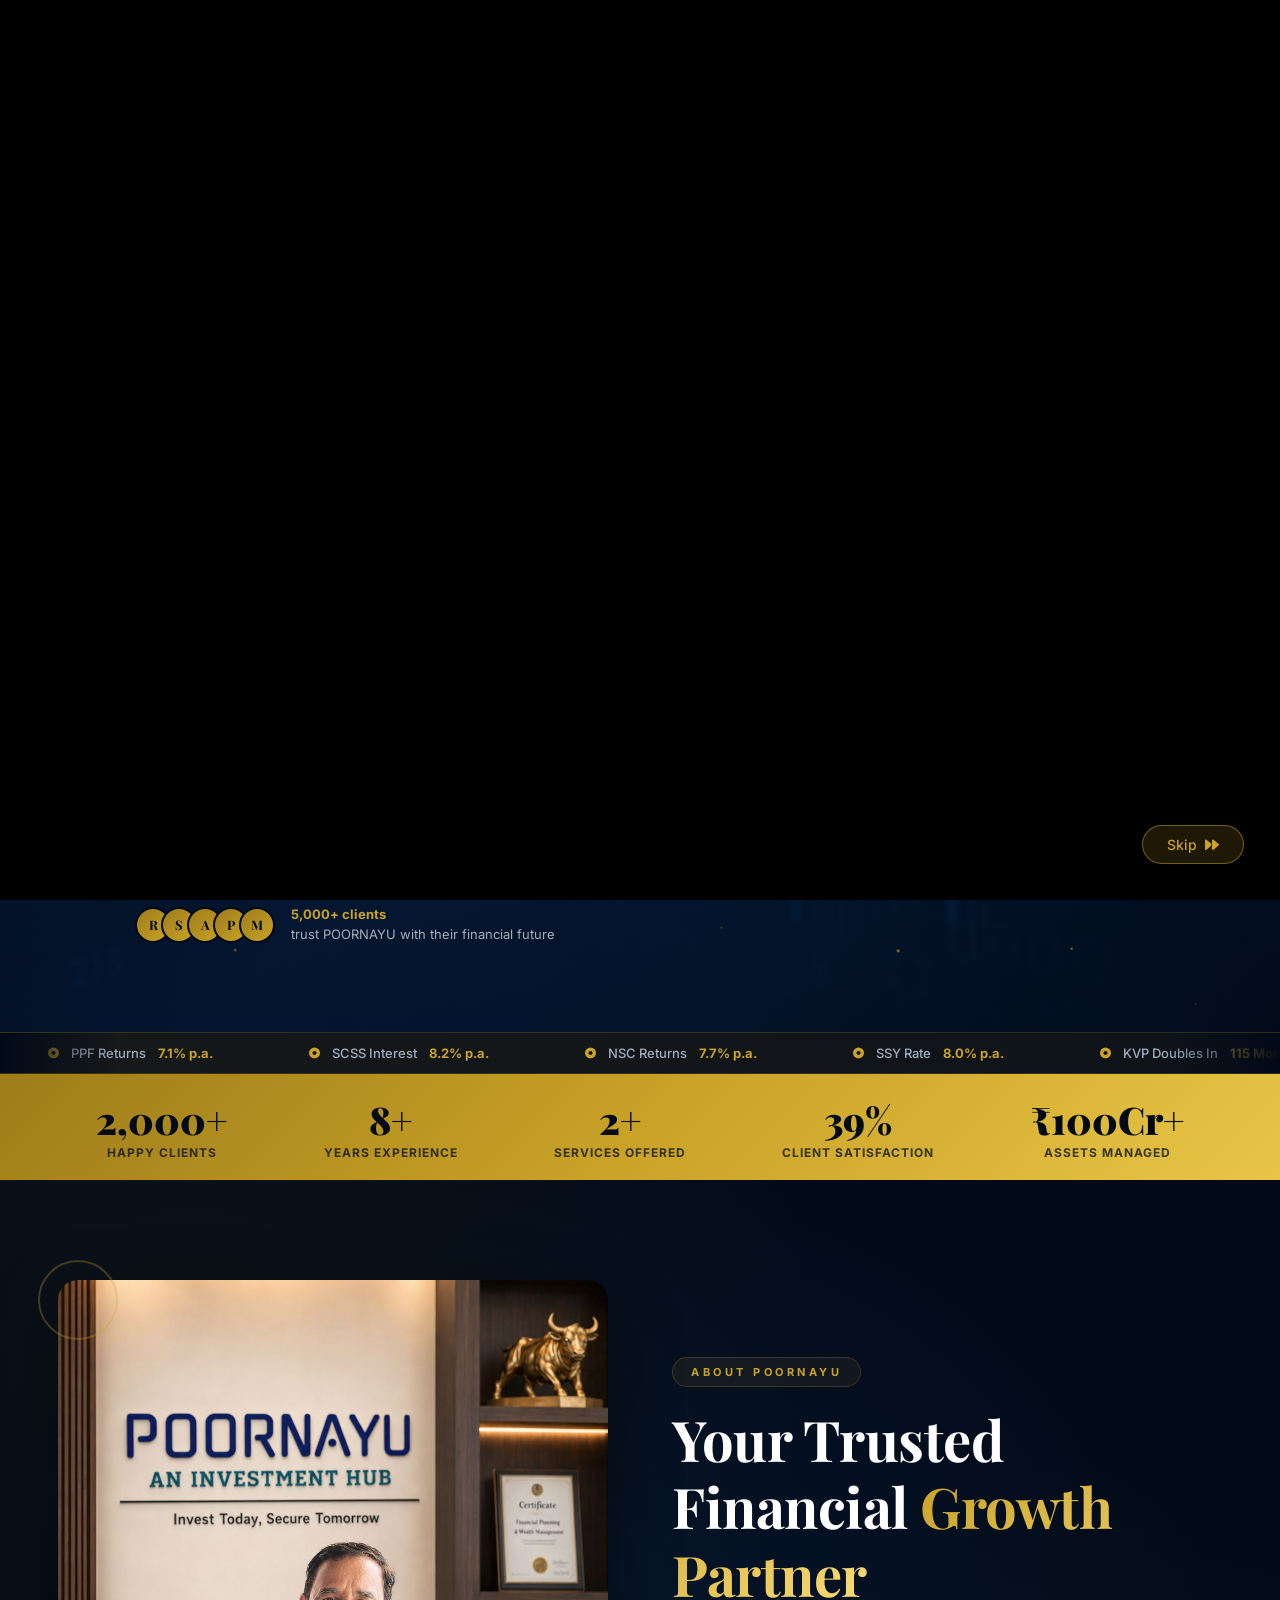
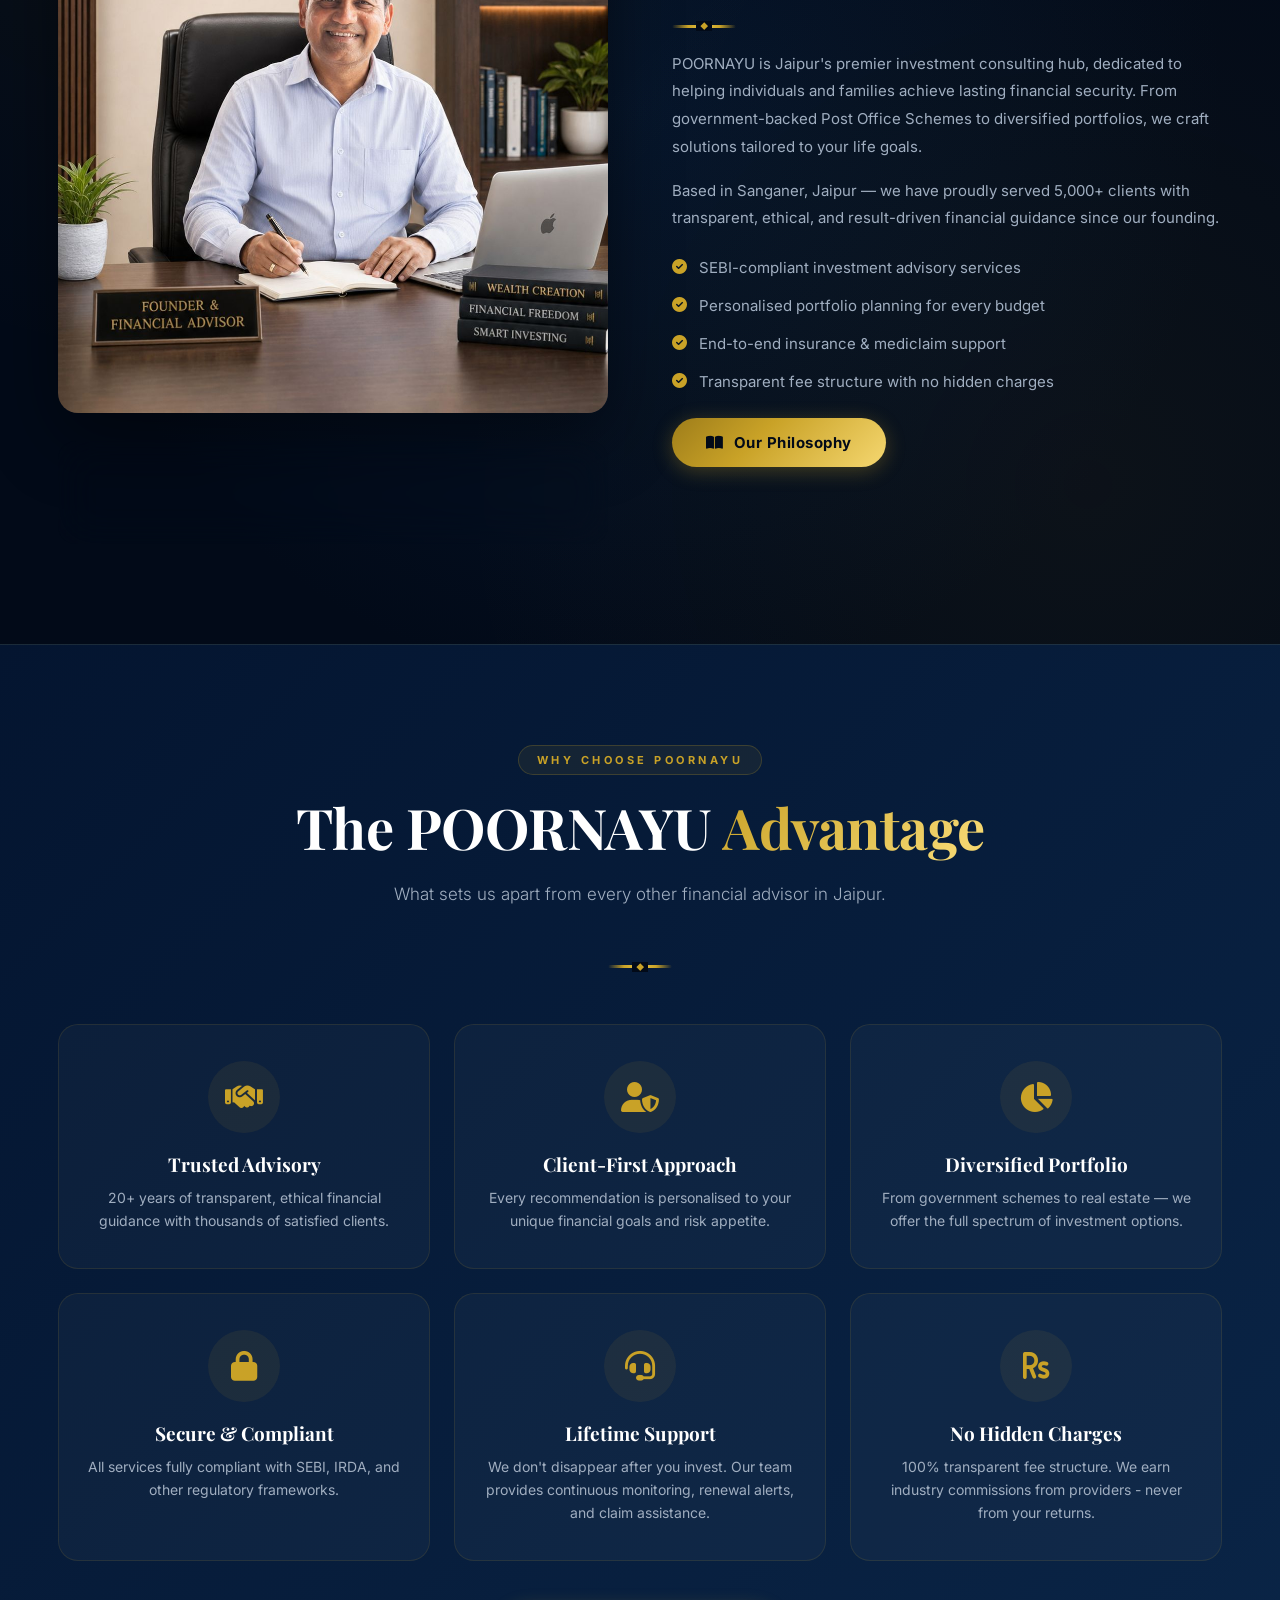
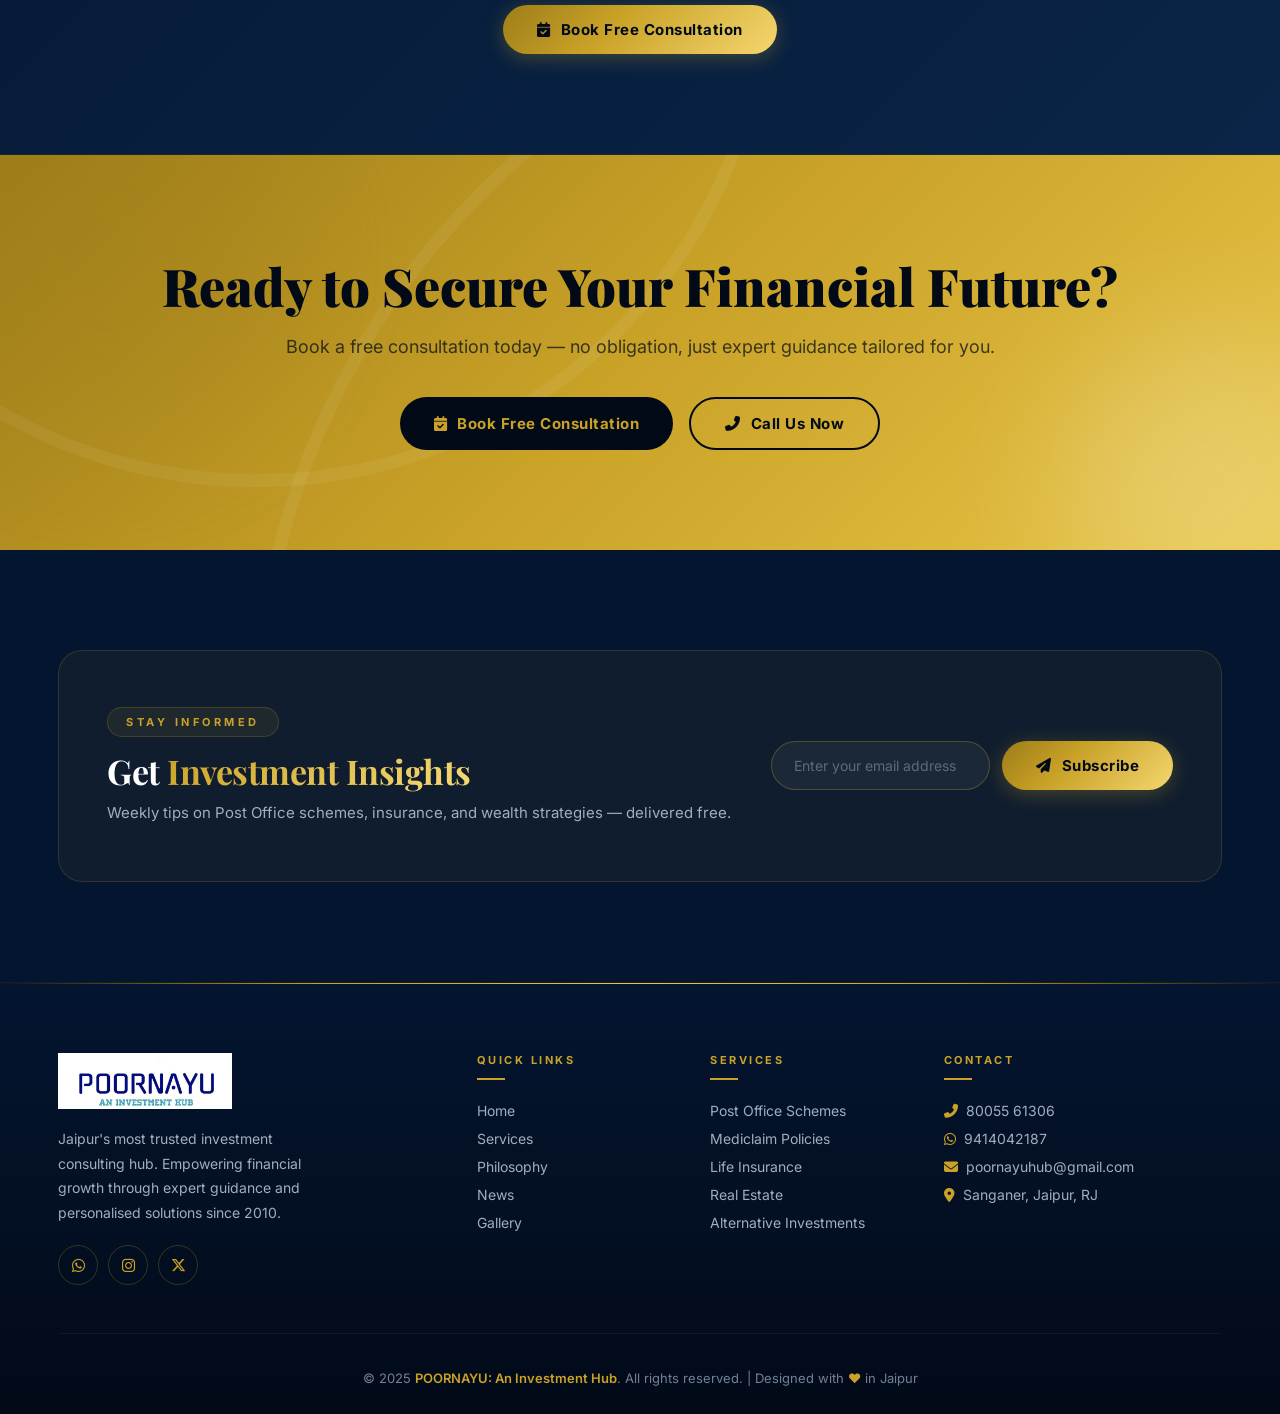
<file: index.html>
<!DOCTYPE html>
<html lang="en">

<head>
  <meta name="google-site-verification" content="mVzs9mGXUQ3W0P7TpCHGb-HVecCAzvSRVApT_MqJGUk" />
  <meta charset="UTF-8">
  <meta name="viewport" content="width=device-width, initial-scale=1.0">
  <meta name="description"
    content="POORNAYU – An Investment Hub offering Post Office Schemes, Mediclaim, Insurance, Real Estate & Alternative Investments in Jaipur, Rajasthan.">
  <title>POORNAYU – An Investment Hub | Trusted Financial Advisory</title>
  <link rel="preconnect" href="https://fonts.googleapis.com">
  <link rel="preconnect" href="https://fonts.gstatic.com" crossorigin>
  <link
    href="https://fonts.googleapis.com/css2?family=Cormorant+Garamond:ital,wght@0,400;0,600;0,700;1,400&family=Inter:wght@300;400;500;600;700;800&family=Playfair+Display:wght@700;800;900&display=swap"
    rel="stylesheet">
  <link rel="stylesheet" href="https://cdnjs.cloudflare.com/ajax/libs/font-awesome/6.5.0/css/all.min.css">
  <link rel="stylesheet" href="https://unpkg.com/aos@2.3.4/dist/aos.css">
  <link rel="stylesheet" href="style.css">
  <style>
    /* ── INTRO OVERLAY ── */
    #intro-overlay {
      position: fixed;
      inset: 0;
      z-index: 10000;
      background: #000;
      display: flex;
      align-items: center;
      justify-content: center;
      transition: opacity .8s ease
    }

    #intro-overlay.fade-out {
      opacity: 0;
      pointer-events: none
    }

    #intro-video {
      width: 100vw;
      height: 100vh;
      object-fit: cover
    }

    .intro-skip {
      position: absolute;
      bottom: 36px;
      right: 36px;
      background: rgba(201, 162, 39, .15);
      border: 1px solid rgba(201, 162, 39, .5);
      color: #c9a227;
      padding: 10px 24px;
      border-radius: 50px;
      font-family: 'Inter', sans-serif;
      font-size: 14px;
      font-weight: 500;
      cursor: pointer;
      transition: all .3s;
      backdrop-filter: blur(8px)
    }

    .intro-skip:hover {
      background: rgba(201, 162, 39, .3)
    }

    /* ── HERO ── */
    .hero {
      position: relative;
      min-height: 100vh;
      display: flex;
      align-items: center;
      overflow: hidden
    }

    .hero-bg {
      position: absolute;
      inset: 0;
      background: linear-gradient(135deg, rgba(2, 10, 24, .95) 0%, rgba(4, 21, 48, .82) 50%, rgba(2, 10, 24, .95) 100%), url('theme.png') center/cover no-repeat
    }

    canvas#particleCanvas {
      position: absolute;
      inset: 0;
      width: 100%;
      height: 100%;
      pointer-events: none;
      z-index: 1
    }

    .hero-content-wrap {
      position: relative;
      z-index: 2;
      width: 100%;
      display: flex;
      align-items: center;
      justify-content: space-between;
      gap: 60px;
      padding: 120px 0 80px
    }

    .hero-text {
      flex: 1;
      max-width: 640px
    }

    .hero-badge {
      display: inline-flex;
      align-items: center;
      gap: 8px;
      background: rgba(201, 162, 39, .1);
      border: 1px solid rgba(201, 162, 39, .35);
      border-radius: 50px;
      padding: 9px 20px;
      margin-bottom: 32px;
      animation: fadeInUp .6s ease forwards
    }

    .hero-badge span {
      font-size: 12px;
      font-weight: 700;
      color: var(--gold);
      letter-spacing: 2px;
      text-transform: uppercase
    }

    .hero-badge i {
      color: var(--gold);
      font-size: 11px
    }

    .hero-eyebrow {
      font-family: 'Inter', sans-serif;
      font-size: 13px;
      font-weight: 600;
      color: var(--gold);
      letter-spacing: 4px;
      text-transform: uppercase;
      margin-bottom: 16px;
      opacity: .8;
      animation: fadeInUp .7s ease .05s both
    }

    .hero-title {
      font-size: clamp(42px, 5.8vw, 78px);
      line-height: 1.08;
      margin-bottom: 28px;
      animation: fadeInUp .8s ease .1s both
    }

    .hero-title .line1 {
      display: block;
      color: var(--white)
    }

    .hero-title .line2 {
      display: block;
      background: linear-gradient(135deg, var(--gold), var(--gold-light), var(--gold));
      background-size: 200% auto;
      -webkit-background-clip: text;
      -webkit-text-fill-color: transparent;
      background-clip: text;
      animation: shimmer 3s linear infinite, fadeInUp .8s ease .2s both
    }

    .hero-sub {
      font-size: 18px;
      color: rgba(255, 255, 255, .72);
      line-height: 1.8;
      margin-bottom: 44px;
      animation: fadeInUp .8s ease .3s both;
      font-weight: 300
    }

    .hero-actions {
      display: flex;
      gap: 16px;
      flex-wrap: wrap;
      animation: fadeInUp .8s ease .4s both
    }

    .hero-trust {
      display: flex;
      align-items: center;
      gap: 16px;
      margin-top: 36px;
      animation: fadeInUp .8s ease .5s both
    }

    .hero-trust-avatars {
      display: flex
    }

    .hero-trust-avatars span {
      width: 36px;
      height: 36px;
      border-radius: 50%;
      background: linear-gradient(135deg, var(--gold-dark), var(--gold));
      border: 2px solid var(--navy);
      display: flex;
      align-items: center;
      justify-content: center;
      font-size: 13px;
      font-weight: 700;
      color: var(--navy);
      margin-left: -10px;
      font-family: 'Playfair Display', serif
    }

    .hero-trust-avatars span:first-child {
      margin-left: 0
    }

    .hero-trust-text {
      font-size: 13px;
      color: rgba(255, 255, 255, .65);
      line-height: 1.5
    }

    .hero-trust-text strong {
      color: var(--gold);
      font-weight: 700
    }

    /* hero right panel */
    .hero-visual {
      flex: 0 0 390px;
      animation: fadeInRight 1s ease .5s both
    }

    .hv-main-card {
      background: rgba(255, 255, 255, .05);
      backdrop-filter: blur(24px);
      border: 1px solid rgba(201, 162, 39, .22);
      border-radius: 20px;
      padding: 32px;
      margin-bottom: 16px;
      position: relative;
      overflow: hidden
    }

    .hv-main-card::before {
      content: '';
      position: absolute;
      inset: 0;
      background: linear-gradient(135deg, rgba(201, 162, 39, .06), transparent)
    }

    .hv-label {
      font-size: 11px;
      font-weight: 700;
      color: var(--gold);
      letter-spacing: 3px;
      text-transform: uppercase;
      margin-bottom: 8px
    }

    .hv-num {
      font-family: 'Playfair Display', serif;
      font-size: 60px;
      font-weight: 900;
      color: var(--gold);
      line-height: 1
    }

    .hv-sub {
      font-size: 13px;
      color: rgba(255, 255, 255, .55);
      margin-top: 6px
    }

    .hv-mini-grid {
      display: grid;
      grid-template-columns: 1fr 1fr;
      gap: 12px
    }

    .hv-mini {
      background: rgba(255, 255, 255, .05);
      backdrop-filter: blur(16px);
      border: 1px solid rgba(201, 162, 39, .18);
      border-radius: 14px;
      padding: 20px 18px;
      text-align: center;
      transition: var(--transition)
    }

    .hv-mini:hover {
      border-color: rgba(201, 162, 39, .5);
      transform: translateY(-4px);
      box-shadow: 0 12px 32px rgba(201, 162, 39, .15)
    }

    .hv-mini .mn {
      font-family: 'Playfair Display', serif;
      font-size: 30px;
      font-weight: 900;
      color: var(--gold);
      line-height: 1
    }

    .hv-mini .ml {
      font-size: 12px;
      color: rgba(255, 255, 255, .55);
      margin-top: 4px
    }

    /* ── MARQUEE TICKER ── */
    .ticker-wrap {
      background: linear-gradient(90deg, rgba(201, 162, 39, .1), rgba(201, 162, 39, .06));
      border-top: 1px solid rgba(201, 162, 39, .18);
      border-bottom: 1px solid rgba(201, 162, 39, .18);
      padding: 12px 0;
      overflow: hidden;
      position: relative
    }

    .ticker-wrap::before,
    .ticker-wrap::after {
      content: '';
      position: absolute;
      top: 0;
      bottom: 0;
      width: 120px;
      z-index: 2
    }

    .ticker-wrap::before {
      left: 0;
      background: linear-gradient(90deg, var(--navy), transparent)
    }

    .ticker-wrap::after {
      right: 0;
      background: linear-gradient(-90deg, var(--navy), transparent)
    }

    .ticker-track {
      display: flex;
      white-space: nowrap;
      animation: ticker 35s linear infinite
    }

    .ticker-item {
      display: inline-flex;
      align-items: center;
      gap: 12px;
      padding: 0 48px;
      font-size: 13px;
      color: var(--text-muted);
      font-weight: 500
    }

    .ticker-item i {
      color: var(--gold);
      font-size: 11px
    }

    .ticker-item strong {
      color: var(--gold);
      font-weight: 700
    }

    @keyframes ticker {
      0% {
        transform: translateX(0)
      }

      100% {
        transform: translateX(-50%)
      }
    }

    /* ── STATS STRIP ── */
    .stats-strip {
      background: linear-gradient(135deg, var(--gold-dark), var(--gold), var(--gold-light));
      padding: 20px 0
    }

    .stats-row {
      display: flex;
      justify-content: space-around;
      align-items: center;
      flex-wrap: wrap;
      gap: 20px
    }

    .stat-item {
      text-align: center
    }

    .stat-item .val {
      font-family: 'Playfair Display', serif;
      font-size: 38px;
      font-weight: 900;
      color: var(--navy)
    }

    .stat-item .lbl {
      font-size: 12px;
      font-weight: 700;
      color: var(--navy);
      opacity: .75;
      letter-spacing: 1px;
      text-transform: uppercase
    }

    /* ── ABOUT ── */
    .about-grid {
      display: grid;
      grid-template-columns: 1fr 1fr;
      gap: 64px;
      align-items: center
    }

    .about-img-wrap {
      position: relative
    }

    .about-img-wrap img {
      width: 100%;
      border-radius: 20px;
      box-shadow: 0 24px 70px rgba(0, 0, 0, .45)
    }

    .about-badge {
      position: absolute;
      bottom: -28px;
      right: -28px;
      background: linear-gradient(135deg, var(--gold-dark), var(--gold));
      color: var(--navy);
      padding: 22px 26px;
      border-radius: 18px;
      text-align: center;
      box-shadow: 0 12px 36px rgba(201, 162, 39, .45)
    }

    .about-badge .big {
      font-size: 40px;
      font-weight: 900;
      font-family: 'Playfair Display', serif;
      line-height: 1
    }

    .about-badge small {
      font-size: 11px;
      font-weight: 700;
      letter-spacing: 1.5px;
      text-transform: uppercase
    }

    .about-list {
      margin: 24px 0
    }

    .about-list li {
      display: flex;
      align-items: flex-start;
      gap: 12px;
      margin-bottom: 14px;
      font-size: 15px;
      color: var(--text-muted);
      line-height: 1.6
    }

    .about-list li i {
      color: var(--gold);
      margin-top: 3px;
      flex-shrink: 0
    }

    .about-img-decor {
      position: absolute;
      top: -20px;
      left: -20px;
      width: 80px;
      height: 80px;
      border: 2px solid rgba(201, 162, 39, .3);
      border-radius: 50%;
      animation: spin 20s linear infinite
    }

    @keyframes spin {
      to {
        transform: rotate(360deg)
      }
    }

    /* ── SERVICES PREVIEW ── */
    .services-grid {
      display: grid;
      grid-template-columns: repeat(3, 1fr);
      gap: 24px
    }

    .service-card {
      background: var(--glass-bg);
      border: 1px solid var(--glass-border);
      border-radius: 20px;
      padding: 36px 28px;
      transition: var(--transition);
      position: relative;
      overflow: hidden;
      cursor: pointer
    }

    .service-card::before {
      content: '';
      position: absolute;
      top: 0;
      left: 0;
      right: 0;
      height: 3px;
      background: linear-gradient(90deg, var(--gold), var(--gold-light));
      transform: scaleX(0);
      transition: transform var(--transition);
      transform-origin: left
    }

    .service-card::after {
      content: '';
      position: absolute;
      bottom: 0;
      right: 0;
      width: 120px;
      height: 120px;
      background: radial-gradient(circle, rgba(201, 162, 39, .06), transparent);
      border-radius: 50%;
      transform: translate(40%, 40%)
    }

    .service-card:hover {
      transform: translateY(-10px);
      border-color: rgba(201, 162, 39, .45);
      box-shadow: var(--shadow-gold)
    }

    .service-card:hover::before {
      transform: scaleX(1)
    }

    .service-icon {
      width: 68px;
      height: 68px;
      background: rgba(201, 162, 39, .1);
      border-radius: 18px;
      display: flex;
      align-items: center;
      justify-content: center;
      font-size: 28px;
      color: var(--gold);
      margin-bottom: 22px;
      transition: var(--transition)
    }

    .service-card:hover .service-icon {
      background: var(--gold);
      color: var(--navy);
      transform: rotate(8deg) scale(1.05)
    }

    .service-card h3 {
      font-size: 22px;
      margin-bottom: 12px;
      color: var(--white)
    }

    .service-card p {
      font-size: 14px;
      color: var(--text-muted);
      line-height: 1.75
    }

    .service-card .arrow-link {
      display: inline-flex;
      align-items: center;
      gap: 6px;
      font-size: 13px;
      font-weight: 600;
      color: var(--gold);
      margin-top: 16px;
      transition: gap var(--transition)
    }

    .service-card:hover .arrow-link {
      gap: 10px
    }

    /* ── WHY US ── */
    .why-bg {
      background: linear-gradient(135deg, var(--navy-2), var(--navy-3));
      border-top: 1px solid rgba(201, 162, 39, .1);
      border-bottom: 1px solid rgba(201, 162, 39, .1)
    }

    .why-grid {
      display: grid;
      grid-template-columns: repeat(4, 1fr);
      gap: 24px;
      margin-top: 56px
    }

    .why-card {
      background: rgba(255, 255, 255, .03);
      border: 1px solid rgba(201, 162, 39, .12);
      border-radius: 20px;
      padding: 36px 24px;
      text-align: center;
      transition: var(--transition);
      position: relative;
      overflow: hidden
    }

    .why-card:hover {
      border-color: rgba(201, 162, 39, .4);
      box-shadow: var(--shadow-gold);
      transform: translateY(-6px)
    }

    .why-icon-wrap {
      width: 72px;
      height: 72px;
      background: rgba(201, 162, 39, .08);
      border-radius: 50%;
      display: flex;
      align-items: center;
      justify-content: center;
      margin: 0 auto 20px;
      transition: var(--transition)
    }

    .why-card:hover .why-icon-wrap {
      background: var(--gold)
    }

    .why-icon {
      font-size: 30px;
      color: var(--gold);
      transition: var(--transition)
    }

    .why-card:hover .why-icon {
      color: var(--navy)
    }

    .why-card h3 {
      font-size: 19px;
      margin-bottom: 10px;
      color: var(--white)
    }

    .why-card p {
      font-size: 14px;
      color: var(--text-muted);
      line-height: 1.65
    }

    /* ── TESTIMONIALS SLIDER ── */
    .testi-slider-wrap {
      position: relative;
      overflow: hidden;
      margin-top: 54px
    }

    .testi-track {
      display: flex;
      transition: transform .6s cubic-bezier(.4, 0, .2, 1)
    }

    .testi-slide {
      min-width: calc(33.333% - 16px);
      margin-right: 24px;
      flex-shrink: 0
    }

    .testi-card {
      background: var(--glass-bg);
      border: 1px solid var(--glass-border);
      border-radius: 20px;
      padding: 36px;
      height: 100%;
      position: relative;
      overflow: hidden;
      transition: var(--transition)
    }

    .testi-card::before {
      content: '\201C';
      font-family: 'Playfair Display', serif;
      font-size: 80px;
      color: rgba(201, 162, 39, .12);
      position: absolute;
      top: 16px;
      left: 20px;
      line-height: 1
    }

    .testi-card:hover {
      border-color: rgba(201, 162, 39, .4);
      transform: translateY(-6px);
      box-shadow: var(--shadow-gold)
    }

    .testi-stars {
      color: var(--gold);
      font-size: 15px;
      margin-bottom: 16px;
      display: flex;
      gap: 3px
    }

    .testi-text {
      font-size: 15px;
      color: rgba(255, 255, 255, .8);
      line-height: 1.8;
      font-style: italic;
      margin-bottom: 24px
    }

    .testi-author {
      display: flex;
      align-items: center;
      gap: 14px
    }

    .testi-avatar {
      width: 50px;
      height: 50px;
      border-radius: 50%;
      background: linear-gradient(135deg, var(--gold-dark), var(--gold));
      display: flex;
      align-items: center;
      justify-content: center;
      font-family: 'Playfair Display', serif;
      font-size: 20px;
      font-weight: 700;
      color: var(--navy);
      flex-shrink: 0
    }

    .testi-name {
      font-size: 16px;
      font-weight: 600;
      color: var(--white)
    }

    .testi-role {
      font-size: 12px;
      color: var(--gold);
      margin-top: 2px
    }

    .testi-controls {
      display: flex;
      justify-content: center;
      gap: 12px;
      margin-top: 36px;
      align-items: center
    }

    .testi-btn {
      width: 44px;
      height: 44px;
      border-radius: 50%;
      border: 1px solid rgba(201, 162, 39, .35);
      background: transparent;
      color: var(--gold);
      font-size: 15px;
      cursor: pointer;
      transition: var(--transition);
      display: flex;
      align-items: center;
      justify-content: center
    }

    .testi-btn:hover {
      background: var(--gold);
      color: var(--navy)
    }

    .testi-dots {
      display: flex;
      gap: 8px
    }

    .testi-dot {
      width: 8px;
      height: 8px;
      border-radius: 50%;
      background: rgba(201, 162, 39, .3);
      cursor: pointer;
      transition: var(--transition)
    }

    .testi-dot.active {
      background: var(--gold);
      width: 24px;
      border-radius: 4px
    }

    /* ── CTA BANNER ── */
    .cta-banner {
      background: linear-gradient(135deg, var(--gold-dark) 0%, var(--gold) 50%, var(--gold-light) 100%);
      padding: 100px 0;
      text-align: center;
      position: relative;
      overflow: hidden
    }

    .cta-banner::before {
      content: '';
      position: absolute;
      inset: 0;
      background: url("data:image/svg+xml,%3Csvg xmlns='http://www.w3.org/2000/svg' viewBox='0 0 100 100'%3E%3Ccircle cx='20' cy='20' r='40' fill='none' stroke='rgba(255,255,255,0.06)' stroke-width='1'/%3E%3Ccircle cx='80' cy='80' r='60' fill='none' stroke='rgba(255,255,255,0.06)' stroke-width='1'/%3E%3C/svg%3E") no-repeat center;
      background-size: cover
    }

    .cta-orb {
      position: absolute;
      border-radius: 50%;
      filter: blur(60px);
      opacity: .18
    }

    .cta-orb-1 {
      width: 400px;
      height: 400px;
      background: var(--gold-dark);
      top: -100px;
      left: -100px
    }

    .cta-orb-2 {
      width: 300px;
      height: 300px;
      background: #fff;
      bottom: -80px;
      right: -80px
    }

    .cta-banner h2 {
      font-size: clamp(30px, 4.5vw, 52px);
      color: var(--navy);
      margin-bottom: 18px;
      position: relative;
      font-weight: 900
    }

    .cta-banner p {
      color: rgba(2, 10, 24, .72);
      font-size: 18px;
      margin-bottom: 40px;
      position: relative;
      font-weight: 400
    }

    .btn-dark {
      background: var(--navy);
      color: var(--gold)
    }

    .btn-dark:hover {
      background: var(--navy-2);
      transform: translateY(-3px);
      box-shadow: 0 12px 36px rgba(0, 0, 0, .35)
    }

    /* ── NEWSLETTER ── */
    .newsletter-wrap {
      background: rgba(201, 162, 39, .06);
      border: 1px solid rgba(201, 162, 39, .18);
      border-radius: 24px;
      padding: 56px 48px;
      display: flex;
      align-items: center;
      justify-content: space-between;
      gap: 40px;
      flex-wrap: wrap
    }

    .newsletter-left h3 {
      font-size: clamp(22px, 3vw, 34px);
      margin-bottom: 10px
    }

    .newsletter-left p {
      font-size: 15px;
      color: var(--text-muted);
      line-height: 1.6
    }

    .newsletter-form {
      display: flex;
      gap: 12px;
      flex-wrap: wrap;
      flex: 1;
      max-width: 460px
    }

    .newsletter-form input {
      flex: 1;
      background: rgba(255, 255, 255, .05);
      border: 1px solid rgba(201, 162, 39, .3);
      border-radius: 50px;
      padding: 14px 22px;
      color: var(--white);
      font-size: 14px;
      outline: none;
      transition: var(--transition);
      min-width: 200px
    }

    .newsletter-form input:focus {
      border-color: var(--gold);
      box-shadow: 0 0 0 3px rgba(201, 162, 39, .1)
    }

    .newsletter-form input::placeholder {
      color: rgba(160, 174, 192, .5)
    }

    .newsletter-form .btn {
      white-space: nowrap
    }

    /* ── ANIMATIONS ── */
    @keyframes fadeInUp {
      from {
        opacity: 0;
        transform: translateY(28px)
      }

      to {
        opacity: 1;
        transform: translateY(0)
      }
    }

    @keyframes fadeInRight {
      from {
        opacity: 0;
        transform: translateX(40px)
      }

      to {
        opacity: 1;
        transform: translateX(0)
      }
    }

    @keyframes shimmer {
      0% {
        background-position: 0 center
      }

      100% {
        background-position: 200% center
      }
    }

    @keyframes float {

      0%,
      100% {
        transform: translateY(0)
      }

      50% {
        transform: translateY(-10px)
      }
    }

    /* ── FOUNDER NAMECARD ── */
    .founder-namecard {
      margin-top: 28px;
      background: rgba(255, 255, 255, .06);
      backdrop-filter: blur(20px);
      -webkit-backdrop-filter: blur(20px);
      border: 1px solid rgba(201, 162, 39, .3);
      border-radius: 18px;
      overflow: hidden;
      box-shadow: 0 8px 32px rgba(0, 0, 0, .3);
      transition: box-shadow .35s, border-color .35s;
    }

    .founder-namecard:hover {
      border-color: rgba(201, 162, 39, .6);
      box-shadow: 0 12px 44px rgba(201, 162, 39, .18), 0 4px 16px rgba(0, 0, 0, .3);
    }

    .founder-namecard::before {
      content: '';
      display: block;
      height: 3px;
      background: linear-gradient(90deg, var(--gold-dark), var(--gold), var(--gold-light));
    }

    .founder-namecard-inner {
      display: flex;
      align-items: center;
      gap: 18px;
      padding: 20px 22px;
    }

    .fnc-avatar {
      width: 58px;
      height: 58px;
      border-radius: 50%;
      background: linear-gradient(135deg, var(--gold-dark), var(--gold));
      display: flex;
      align-items: center;
      justify-content: center;
      font-family: 'Playfair Display', serif;
      font-size: 26px;
      font-weight: 900;
      color: var(--navy);
      flex-shrink: 0;
      box-shadow: 0 4px 16px rgba(201, 162, 39, .4);
    }

    .fnc-info {
      flex: 1;
      min-width: 0;
    }

    .fnc-name {
      font-family: 'Playfair Display', serif;
      font-size: 19px;
      font-weight: 700;
      color: var(--white);
      letter-spacing: -.2px;
    }

    .fnc-role {
      font-size: 11.5px;
      font-weight: 700;
      color: var(--gold);
      letter-spacing: 1.5px;
      text-transform: uppercase;
      margin-top: 4px;
    }

    .fnc-meta {
      font-size: 12px;
      color: var(--text-muted);
      margin-top: 6px;
    }

    .fnc-meta i {
      color: var(--gold);
    }

    /* ── RESPONSIVE ── */
    @media(max-width:1100px) {
      .hero-visual {
        flex: 0 0 320px
      }

      .about-grid {
        grid-template-columns: 1fr
      }

      .about-img-wrap {
        max-width: 500px;
        margin: 0 auto 60px
      }

      .why-grid {
        grid-template-columns: repeat(2, 1fr)
      }

      .services-grid {
        grid-template-columns: repeat(2, 1fr)
      }
    }

    @media(max-width:768px) {
      .hero-content-wrap {
        flex-direction: column;
        padding: 90px 0 50px;
        gap: 40px;
        text-align: center
      }

      .hero-text {
        max-width: 100%
      }

      .hero-visual {
        flex: none;
        width: 100%;
        max-width: 420px;
        margin: 0 auto
      }

      .hero-trust {
        justify-content: center
      }

      .hero-actions {
        justify-content: center
      }

      .services-grid {
        grid-template-columns: 1fr
      }

      .testi-slide {
        min-width: 100%;
        margin-right: 0
      }

      .newsletter-wrap {
        flex-direction: column;
        padding: 36px 24px
      }

      .newsletter-form {
        max-width: 100%;
        width: 100%
      }

      .about-grid {
        grid-template-columns: 1fr
      }

      .about-img-wrap {
        max-width: 100%;
        margin: 0 0 48px
      }

      .about-badge {
        bottom: -20px;
        right: -14px;
        padding: 16px 18px
      }

      .hv-num {
        font-size: 44px
      }
    }

    @media(max-width:640px) {
      .hero-title {
        font-size: clamp(34px, 9vw, 52px)
      }

      .hero-sub {
        font-size: 15px
      }

      .why-grid {
        grid-template-columns: 1fr
      }

      .hero-actions {
        flex-direction: column;
        align-items: center
      }

      .hero-actions .btn {
        width: 100%;
        justify-content: center
      }

      .hv-mini-grid {
        grid-template-columns: 1fr 1fr
      }

      .fnc-name {
        font-size: 16px
      }

      .fnc-role {
        font-size: 10px;
        letter-spacing: 1px
      }

      .section-pad {
        padding: 64px 0
      }
    }

    @media(max-width:480px) {
      .why-grid {
        grid-template-columns: 1fr
      }

      .hero-badge span {
        font-size: 10px;
        letter-spacing: 1.5px
      }

      .hv-main-card {
        padding: 22px 18px
      }

      .hv-mini {
        padding: 16px 12px
      }

      .founder-namecard-inner {
        gap: 12px;
        padding: 16px 16px
      }

      .fnc-avatar {
        width: 48px;
        height: 48px;
        font-size: 20px
      }

      .about-badge {
        bottom: -16px;
        right: -10px;
        padding: 14px 16px
      }

      .about-badge .big {
        font-size: 28px
      }
    }
  </style>
</head>

<body>

  <!-- INTRO VIDEO -->
  <div id="intro-overlay">
    <video id="intro-video" autoplay muted playsinline>
      <source src="poornayu.mp4" type="video/mp4">
    </video>
    <button class="intro-skip" onclick="skipIntro()">Skip &nbsp;<i class="fas fa-forward"></i></button>
  </div>
  <script>
    (function () {
      var seen = sessionStorage.getItem('poornayu_intro_seen');
      var overlay = document.getElementById('intro-overlay');
      var video = document.getElementById('intro-video');
      if (seen) { overlay.style.display = 'none'; return; }
      sessionStorage.setItem('poornayu_intro_seen', '1');
      video.addEventListener('ended', dismiss);
      setTimeout(function () { if (overlay.style.display !== 'none') dismiss(); }, 30000);
      function dismiss() { overlay.classList.add('fade-out'); setTimeout(function () { overlay.style.display = 'none'; }, 900); }
      window.skipIntro = dismiss;
    })();
  </script>

  <!-- TOP BAR -->
  <div class="top-bar">
    <div class="container top-bar-inner">
      <div class="top-social">
        <a href="https://wa.me/919414042187" target="_blank" class="wa" title="WhatsApp"><i
            class="fab fa-whatsapp"></i></a>
        <a href="https://www.instagram.com/bhageshbilala" target="_blank" class="ig" title="Instagram"><i
            class="fab fa-instagram"></i></a>
        <a href="https://x.com/bhagesh_13" target="_blank" class="tw" title="Twitter/X"><i
            class="fab fa-x-twitter"></i></a>
      </div>
      <div class="top-contact">
        <a href="tel:+918005561306"><i class="fas fa-phone-alt"></i>+91 80055 61306</a>
        <a href="mailto:poornayuhub@gmail.com"><i class="fas fa-envelope"></i>poornayuhub@gmail.com</a>
      </div>
    </div>
  </div>

  <!-- NAVIGATION -->
  <nav class="main-nav" id="main-nav">
    <div class="nav-inner">
      <a href="index.html" class="nav-logo"><img src="logo.jpg" alt="POORNAYU Logo"></a>
      <div class="nav-links" id="nav-links">
        <a href="index.html" class="active">Home</a>
        <a href="services.html">Services</a>
        <a href="philosophy.html">Philosophy</a>
        <a href="news.html">News</a>
        <a href="testimonials.html">Testimonials</a>
        <a href="faqs.html">FAQs</a>
        <a href="gallery.html">Gallery</a>
        <a href="contact.html" class="nav-cta">Contact Us</a>
      </div>
      <div class="nav-hamburger" id="hamburger" onclick="toggleNav()"><span></span><span></span><span></span></div>
    </div>
  </nav>

  <!-- HERO -->
  <section class="hero">
    <div class="hero-bg"></div>
    <canvas id="particleCanvas"></canvas>
    <div class="container">
      <div class="hero-content-wrap">
        <div class="hero-text">
          <div class="hero-badge"><i class="fas fa-star"></i><span>Rajasthan's Premier Investment Hub</span></div>
          <div class="hero-eyebrow">Trusted Since 2010</div>
          <h1 class="hero-title">
            <span class="line1">Empowering Smart</span>
            <span class="line2">Investments with Trust</span>
          </h1>
          <p class="hero-sub">Join 5,000+ clients who trust POORNAYU to grow, protect, and secure their wealth through
            expert financial advisory in Jaipur.</p>
          <div class="hero-actions">
            <a href="contact.html" class="btn btn-gold"><i class="fas fa-calendar-check"></i>Book Free Consultation</a>
            <a href="services.html" class="btn btn-outline"><i class="fas fa-arrow-right"></i>Explore Services</a>
          </div>
          <div class="hero-trust">
            <div class="hero-trust-avatars">
              <span>R</span><span>S</span><span>A</span><span>P</span><span>M</span>
            </div>
            <div class="hero-trust-text"><strong>5,000+ clients</strong><br>trust POORNAYU with their financial future
            </div>
          </div>
        </div>
        <div class="hero-visual">
          <div class="hv-main-card">
            <div class="hv-label">Assets Under Management</div>
            <div class="hv-num">₹100Cr<span style="font-size:32px">+</span></div>
            <div class="hv-sub">Across 6 investment categories</div>
            <div
              style="height:2px;background:linear-gradient(90deg,var(--gold),transparent);margin-top:20px;border-radius:2px">
            </div>
            <div style="display:flex;justify-content:space-between;margin-top:14px">
              <span style="font-size:12px;color:var(--text-muted)"><i class="fas fa-arrow-trend-up"
                  style="color:var(--gold)"></i> 100% Client Satisfaction</span>
              <span style="font-size:12px;color:var(--gold);font-weight:600">↑ Growing</span>
            </div>
          </div>
          <div class="hv-mini-grid">
            <div class="hv-mini">
              <div class="mn" id="counter1">0</div>
              <div class="ml">Happy Clients</div>
            </div>
            <div class="hv-mini">
              <div class="mn" id="counter2">0</div>
              <div class="ml">Years of Excellence</div>
            </div>
            <div class="hv-mini">
              <div class="mn">6+</div>
              <div class="ml">Services</div>
            </div>
            <div class="hv-mini">
              <div class="mn">100%</div>
              <div class="ml">Satisfaction</div>
            </div>
          </div>

        </div>
      </div>
    </div>
  </section>

  <!-- MARQUEE TICKER -->
  <div class="ticker-wrap">
    <div class="ticker-track" id="tickerTrack">
      <span class="ticker-item"><i class="fas fa-circle-dot"></i> PPF Returns <strong>7.1% p.a.</strong></span>
      <span class="ticker-item"><i class="fas fa-circle-dot"></i> SCSS Interest <strong>8.2% p.a.</strong></span>
      <span class="ticker-item"><i class="fas fa-circle-dot"></i> NSC Returns <strong>7.7% p.a.</strong></span>
      <span class="ticker-item"><i class="fas fa-circle-dot"></i> SSY Rate <strong>8.0% p.a.</strong></span>
      <span class="ticker-item"><i class="fas fa-circle-dot"></i> KVP Doubles In <strong>115 Months</strong></span>
      <span class="ticker-item"><i class="fas fa-circle-dot"></i> Real Estate Growth Jaipur <strong>12%
          Annually</strong></span>
      <span class="ticker-item"><i class="fas fa-circle-dot"></i> POORNAYU Clients Served <strong>5,000+</strong></span>
      <span class="ticker-item"><i class="fas fa-circle-dot"></i> Free Consultation <strong>Book Now</strong></span>
      <span class="ticker-item"><i class="fas fa-circle-dot"></i> PPF Returns <strong>7.1% p.a.</strong></span>
      <span class="ticker-item"><i class="fas fa-circle-dot"></i> SCSS Interest <strong>8.2% p.a.</strong></span>
      <span class="ticker-item"><i class="fas fa-circle-dot"></i> NSC Returns <strong>7.7% p.a.</strong></span>
      <span class="ticker-item"><i class="fas fa-circle-dot"></i> SSY Rate <strong>8.0% p.a.</strong></span>
      <span class="ticker-item"><i class="fas fa-circle-dot"></i> KVP Doubles In <strong>115 Months</strong></span>
      <span class="ticker-item"><i class="fas fa-circle-dot"></i> Real Estate Growth Jaipur <strong>12%
          Annually</strong></span>
      <span class="ticker-item"><i class="fas fa-circle-dot"></i> POORNAYU Clients Served <strong>5,000+</strong></span>
      <span class="ticker-item"><i class="fas fa-circle-dot"></i> Free Consultation <strong>Book Now</strong></span>
    </div>
  </div>

  <!-- STATS STRIP -->
  <div class="stats-strip" data-aos="fade-up">
    <div class="container">
      <div class="stats-row">
        <div class="stat-item">
          <div class="val" data-count="5000" data-suffix="+">5000+</div>
          <div class="lbl">Happy Clients</div>
        </div>
        <div class="stat-item">
          <div class="val" data-count="20" data-suffix="+">20+</div>
          <div class="lbl">Years Experience</div>
        </div>
        <div class="stat-item">
          <div class="val" data-count="6" data-suffix="+">6+</div>
          <div class="lbl">Services Offered</div>
        </div>
        <div class="stat-item">
          <div class="val" data-count="100" data-suffix="%">100%</div>
          <div class="lbl">Client Satisfaction</div>
        </div>
        <div class="stat-item">
          <div class="val">₹100Cr+</div>
          <div class="lbl">Assets Managed</div>
        </div>
      </div>
    </div>
  </div>

  <!-- ABOUT -->
  <section class="section-pad bg-pattern">
    <div class="container">
      <div class="about-grid">
        <div class="about-img-wrap" data-aos="fade-right">
          <div class="about-img-decor"></div>
          <img src="Bhagesh Bilala poornayu photo.jpeg" alt="Bhagesh Bilala – Founder POORNAYU" style="border-radius:20px">

          <!-- OWNER NAME & DESIGNATION CARD -->
          <div class="founder-namecard" data-aos="fade-up" data-aos-delay="200">
            <div class="founder-namecard-inner">
              <div class="fnc-avatar">B</div>
              <div class="fnc-info">
                <div class="fnc-name">Bhagesh Bilala</div>
                <div class="fnc-role">Founder &amp; Chief Financial Advisor</div>

              </div>
            </div>
          </div>
        </div>
        <div class="about-content" data-aos="fade-left">
          <div class="section-tag">About POORNAYU</div>
          <h2 class="section-title">Your Trusted Financial <span>Growth Partner</span></h2>
          <div class="gold-divider" style="margin:16px 0 22px 0"></div>
          <p style="color:var(--text-muted);line-height:1.85;font-size:15px;margin-bottom:16px">POORNAYU is Jaipur's
            premier investment consulting hub, dedicated to helping individuals and families achieve lasting financial
            security. From government-backed Post Office Schemes to diversified portfolios, we craft solutions tailored
            to your life goals.</p>
          <p style="color:var(--text-muted);line-height:1.85;font-size:15px">Based in Sanganer, Jaipur — we have proudly
            served 5,000+ clients with transparent, ethical, and result-driven financial guidance since our founding.
          </p>
          <ul class="about-list">
            <li><i class="fas fa-check-circle"></i>SEBI-compliant investment advisory services</li>
            <li><i class="fas fa-check-circle"></i>Personalised portfolio planning for every budget</li>
            <li><i class="fas fa-check-circle"></i>End-to-end insurance & mediclaim support</li>
            <li><i class="fas fa-check-circle"></i>Transparent fee structure with no hidden charges</li>
          </ul>
          <a href="philosophy.html" class="btn btn-gold"><i class="fas fa-book-open"></i>Our Philosophy</a>
        </div>
      </div>
    </div>
  </section>

  <!-- WHY US -->
  <section class="section-pad why-bg">
    <div class="container text-center">
      <div class="section-tag" data-aos="fade-up">Why Choose POORNAYU</div>
      <h2 class="section-title" data-aos="fade-up" data-aos-delay="100">The POORNAYU <span>Advantage</span></h2>
      <p class="section-subtitle" data-aos="fade-up" data-aos-delay="180">What sets us apart from every other financial
        advisor in Jaipur.</p>
      <div class="gold-divider" data-aos="fade-up" data-aos-delay="150"></div>
      <div class="why-grid" style="grid-template-columns:repeat(3,1fr)">
        <div class="why-card" data-aos="fade-up" data-aos-delay="100">
          <div class="why-icon-wrap"><i class="fas fa-handshake why-icon"></i></div>
          <h3>Trusted Advisory</h3>
          <p>20+ years of transparent, ethical financial guidance with thousands of satisfied clients.</p>
        </div>
        <div class="why-card" data-aos="fade-up" data-aos-delay="200">
          <div class="why-icon-wrap"><i class="fas fa-user-shield why-icon"></i></div>
          <h3>Client-First Approach</h3>
          <p>Every recommendation is personalised to your unique financial goals and risk appetite.</p>
        </div>
        <div class="why-card" data-aos="fade-up" data-aos-delay="300">
          <div class="why-icon-wrap"><i class="fas fa-chart-pie why-icon"></i></div>
          <h3>Diversified Portfolio</h3>
          <p>From government schemes to real estate — we offer the full spectrum of investment options.</p>
        </div>
        <div class="why-card" data-aos="fade-up" data-aos-delay="400">
          <div class="why-icon-wrap"><i class="fas fa-lock why-icon"></i></div>
          <h3>Secure & Compliant</h3>
          <p>All services fully compliant with SEBI, IRDA, and other regulatory frameworks.</p>
        </div>
        <div class="why-card" data-aos="fade-up" data-aos-delay="150">
          <div class="why-icon-wrap"><i class="fas fa-headset why-icon"></i></div>
          <h3>Lifetime Support</h3>
          <p>We don't disappear after you invest. Our team provides continuous monitoring, renewal alerts, and claim
            assistance.</p>
        </div>
        <div class="why-card" data-aos="fade-up" data-aos-delay="200">
          <div class="why-icon-wrap"><i class="fas fa-rupee-sign why-icon"></i></div>
          <h3>No Hidden Charges</h3>
          <p>100% transparent fee structure. We earn industry commissions from providers - never from your returns.</p>
        </div>
      </div>
      <div style="margin-top:44px" data-aos="fade-up">
        <a href="contact.html" class="btn btn-gold"><i class="fas fa-calendar-check"></i>Book Free Consultation</a>
      </div>
    </div>
  </section>

  <!-- CTA BANNER -->
  <section class="cta-banner" data-aos="fade-up">
    <div class="cta-orb cta-orb-1"></div>
    <div class="cta-orb cta-orb-2"></div>
    <div class="container" style="position:relative">
      <h2>Ready to Secure Your Financial Future?</h2>
      <p>Book a free consultation today — no obligation, just expert guidance tailored for you.</p>
      <div style="display:flex;gap:16px;justify-content:center;flex-wrap:wrap">
        <a href="contact.html" class="btn btn-dark"><i class="fas fa-calendar-check"></i>Book Free Consultation</a>
        <a href="tel:+918005561306" class="btn btn-outline" style="border-color:var(--navy);color:var(--navy)"><i
            class="fas fa-phone-alt"></i>Call Us Now</a>
      </div>
    </div>
  </section>

  <!-- NEWSLETTER -->
  <section class="section-pad" style="background:var(--navy-2)">
    <div class="container" data-aos="fade-up">
      <div class="newsletter-wrap">
        <div class="newsletter-left">
          <div class="section-tag" style="margin-bottom:14px">Stay Informed</div>
          <h3 class="section-title" style="margin-bottom:10px">Get <span>Investment Insights</span></h3>
          <p>Weekly tips on Post Office schemes, insurance, and wealth strategies — delivered free.</p>
        </div>
        <form class="newsletter-form" id="newsletter-form" onsubmit="nlSubmit(event)">
          <input type="email" placeholder="Enter your email address" required id="nlEmail">
          <button type="submit" class="btn btn-gold"><i class="fas fa-paper-plane"></i>Subscribe</button>
        </form>
      </div>
    </div>
  </section>

  <!-- FOOTER -->
  <footer>
    <div class="container">
      <div class="footer-grid">
        <div class="footer-brand">
          <img src="logo.jpg" alt="POORNAYU Logo">
          <p>Jaipur's most trusted investment consulting hub. Empowering financial growth through expert guidance and
            personalised solutions since 2010.</p>
          <div class="footer-social">
            <a href="https://wa.me/919414042187" target="_blank"><i class="fab fa-whatsapp"></i></a>
            <a href="https://www.instagram.com/bhageshbilala" target="_blank"><i class="fab fa-instagram"></i></a>
            <a href="https://x.com/bhagesh_13" target="_blank"><i class="fab fa-x-twitter"></i></a>
          </div>
        </div>
        <div class="footer-col">
          <h4>Quick Links</h4>
          <a href="index.html">Home</a>
          <a href="services.html">Services</a>
          <a href="philosophy.html">Philosophy</a>
          <a href="news.html">News</a>
          <a href="gallery.html">Gallery</a>
        </div>
        <div class="footer-col">
          <h4>Services</h4>
          <a href="services.html">Post Office Schemes</a>
          <a href="services.html">Mediclaim Policies</a>
          <a href="services.html">Life Insurance</a>
          <a href="services.html">Real Estate</a>
          <a href="services.html">Alternative Investments</a>
        </div>
        <div class="footer-col">
          <h4>Contact</h4>
          <a href="tel:8005561306"><i class="fas fa-phone-alt" style="margin-right:8px;color:var(--gold)"></i>80055
            61306</a>
          <a href="https://wa.me/919414042187"><i class="fab fa-whatsapp"
              style="margin-right:8px;color:var(--gold)"></i>9414042187</a>
          <a href="mailto:poornayuhub@gmail.com"><i class="fas fa-envelope"
              style="margin-right:8px;color:var(--gold)"></i>poornayuhub@gmail.com</a>
          <a href="#"><i class="fas fa-map-marker-alt" style="margin-right:8px;color:var(--gold)"></i>Sanganer, Jaipur,
            RJ</a>
        </div>
      </div>
      <div class="footer-bottom">&copy; 2025 <span>POORNAYU: An Investment Hub</span>. All rights reserved. | Designed
        with <span>♥</span> in Jaipur</div>
    </div>
  </footer>

  <!-- WhatsApp Float -->
  <a href="https://wa.me/919414042187" class="whatsapp-float" target="_blank" title="Chat on WhatsApp"><i
      class="fab fa-whatsapp"></i></a>

  <script src="https://unpkg.com/aos@2.3.4/dist/aos.js"></script>
  <script>
    AOS.init({ duration: 900, once: true, offset: 80 });

    /* Nav scroll */
    window.addEventListener('scroll', function () {
      document.getElementById('main-nav').classList.toggle('scrolled', window.scrollY > 60);
    });
    function toggleNav() { document.getElementById('nav-links').classList.toggle('open'); }

    /* Particle Canvas */
    (function () {
      var c = document.getElementById('particleCanvas');
      if (!c) return;
      var ctx = c.getContext('2d');
      var particles = [];
      function resize() { c.width = window.innerWidth; c.height = window.innerHeight; }
      resize();
      window.addEventListener('resize', resize);
      for (var i = 0; i < 55; i++) {
        particles.push({
          x: Math.random() * c.width, y: Math.random() * c.height,
          r: Math.random() * 2 + 0.5,
          vx: (Math.random() - .5) * .4, vy: (Math.random() - .5) * .4,
          o: Math.random() * .5 + .1
        });
      }
      function draw() {
        ctx.clearRect(0, 0, c.width, c.height);
        particles.forEach(function (p) {
          ctx.beginPath();
          ctx.arc(p.x, p.y, p.r, 0, Math.PI * 2);
          ctx.fillStyle = 'rgba(201,162,39,' + p.o + ')';
          ctx.fill();
          p.x += p.vx; p.y += p.vy;
          if (p.x < 0 || p.x > c.width) p.vx *= -1;
          if (p.y < 0 || p.y > c.height) p.vy *= -1;
        });
        /* draw lines between close particles */
        for (var i = 0; i < particles.length; i++) {
          for (var j = i + 1; j < particles.length; j++) {
            var dx = particles[i].x - particles[j].x, dy = particles[i].y - particles[j].y;
            var dist = Math.sqrt(dx * dx + dy * dy);
            if (dist < 100) {
              ctx.beginPath();
              ctx.strokeStyle = 'rgba(201,162,39,' + ((.08 * (1 - dist / 100))) + ')';
              ctx.lineWidth = .5;
              ctx.moveTo(particles[i].x, particles[i].y);
              ctx.lineTo(particles[j].x, particles[j].y);
              ctx.stroke();
            }
          }
        }
        requestAnimationFrame(draw);
      }
      draw();
    })();

    /* Counter animation */
    function animateCounter(el, target, suffix) {
      var start = 0, step = target / (2000 / 16);
      var t = setInterval(function () {
        start += step;
        if (start >= target) { start = target; clearInterval(t); }
        el.textContent = Math.floor(start).toLocaleString() + (suffix || '');
      }, 16);
    }
    var countersRun = false;
    var observer = new IntersectionObserver(function (entries) {
      if (entries[0].isIntersecting && !countersRun) {
        countersRun = true;
        animateCounter(document.getElementById('counter1'), 5000, '+');
        animateCounter(document.getElementById('counter2'), 20, '+');
      }
    }, { threshold: .3 });
    var hero = document.querySelector('.hero');
    if (hero) observer.observe(hero);

    /* Strip counters */
    var stripRan = false;
    var stripObs = new IntersectionObserver(function (entries) {
      if (entries[0].isIntersecting && !stripRan) {
        stripRan = true;
        document.querySelectorAll('.stat-item .val[data-count]').forEach(function (el) {
          var n = parseInt(el.dataset.count), s = el.dataset.suffix || '';
          animateCounter(el, n, s);
        });
      }
    }, { threshold: .5 });
    var strip = document.querySelector('.stats-strip');
    if (strip) stripObs.observe(strip);

    /* Testimonials slider */
    (function () {
      var track = document.getElementById('testiTrack');
      var dotsWrap = document.getElementById('testiDots');
      if (!track) return;
      var slides = track.querySelectorAll('.testi-slide');
      var perView = window.innerWidth < 768 ? 1 : window.innerWidth < 1024 ? 2 : 3;
      var total = slides.length;
      var maxPages = total - perView + 1;
      var cur = 0;
      /* create dots */
      for (var i = 0; i < maxPages; i++) {
        var d = document.createElement('div');
        d.className = 'testi-dot' + (i === 0 ? ' active' : '');
        d.dataset.i = i;
        d.addEventListener('click', function () { goTo(+this.dataset.i); });
        dotsWrap.appendChild(d);
      }
      function goTo(n) {
        cur = Math.max(0, Math.min(n, maxPages - 1));
        var pct = cur * (100 / perView);
        track.style.transform = 'translateX(-' + pct + '%)';
        dotsWrap.querySelectorAll('.testi-dot').forEach(function (d, i) { d.classList.toggle('active', i === cur); });
      }
      document.getElementById('testiPrev').addEventListener('click', function () { goTo(cur - 1); });
      document.getElementById('testiNext').addEventListener('click', function () { goTo(cur + 1); });
      /* set slide widths */
      slides.forEach(function (s) { s.style.minWidth = 'calc(' + (100 / perView) + '% - ' + (24 * (perView - 1) / perView) + 'px)'; s.style.marginRight = '24px'; });
      var auto = setInterval(function () { goTo(cur + 1 < maxPages ? cur + 1 : 0); }, 5000);
      track.addEventListener('mouseenter', function () { clearInterval(auto); });
    })();

    /* Newsletter */
    function nlSubmit(e) {
      e.preventDefault();
      var email = document.getElementById('nlEmail').value;
      var btn = e.target.querySelector('button');
      var origText = btn.innerHTML;
      btn.innerHTML = '<i class="fas fa-spinner fa-spin"></i> Subscribing...';
      btn.disabled = true;
      fetch('https://formspree.io/f/mwpbwllq', {
        method: 'POST',
        headers: { 'Content-Type': 'application/json', 'Accept': 'application/json' },
        body: JSON.stringify({ email: email, _subject: 'New Newsletter Subscriber - POORNAYU' })
      }).then(function (r) {
        if (r.ok) {
          btn.innerHTML = '<i class="fas fa-check"></i> Subscribed!';
          e.target.reset();
          setTimeout(function () { btn.innerHTML = origText; btn.disabled = false; }, 3000);
        } else { throw new Error(); }
      }).catch(function () {
        btn.innerHTML = origText;
        btn.disabled = false;
        alert('Subscription failed. Please try again or WhatsApp us at +91 94140 42187.');
      });
    }

    /* service card links to services page */
    document.querySelectorAll('.service-card').forEach(function (c) {
      c.addEventListener('click', function () { window.location = 'services.html'; });
    });
  </script>

  <!-- BACK TO TOP -->
  <button class="back-to-top" id="backToTop" aria-label="Back to top">
    <i class="fas fa-chevron-up"></i>
  </button>

  <!-- STICKY MOBILE CTA -->
  <div class="mobile-sticky-cta">
    <a href="tel:+918005561306" class="cta-call"><i class="fas fa-phone-alt"></i>Call Now</a>
    <a href="https://wa.me/919414042187" class="cta-wa" target="_blank"><i class="fab fa-whatsapp"></i>WhatsApp</a>
  </div>

  <script>
    // Back to top
    var btt = document.getElementById('backToTop');
    if (btt) {
      window.addEventListener('scroll', function () {
        btt.classList.toggle('visible', window.scrollY > 300);
      });
      btt.addEventListener('click', function () {
        window.scrollTo({ top: 0, behavior: 'smooth' });
      });
    }
    // Hamburger X toggle
    var ham = document.querySelector('.nav-hamburger');
    var navLinks = document.getElementById('nav-links');
    if (ham && navLinks) {
      ham.addEventListener('click', function () {
        ham.classList.toggle('open');
      });
    }
  </script>
</body>

</html>
</file>
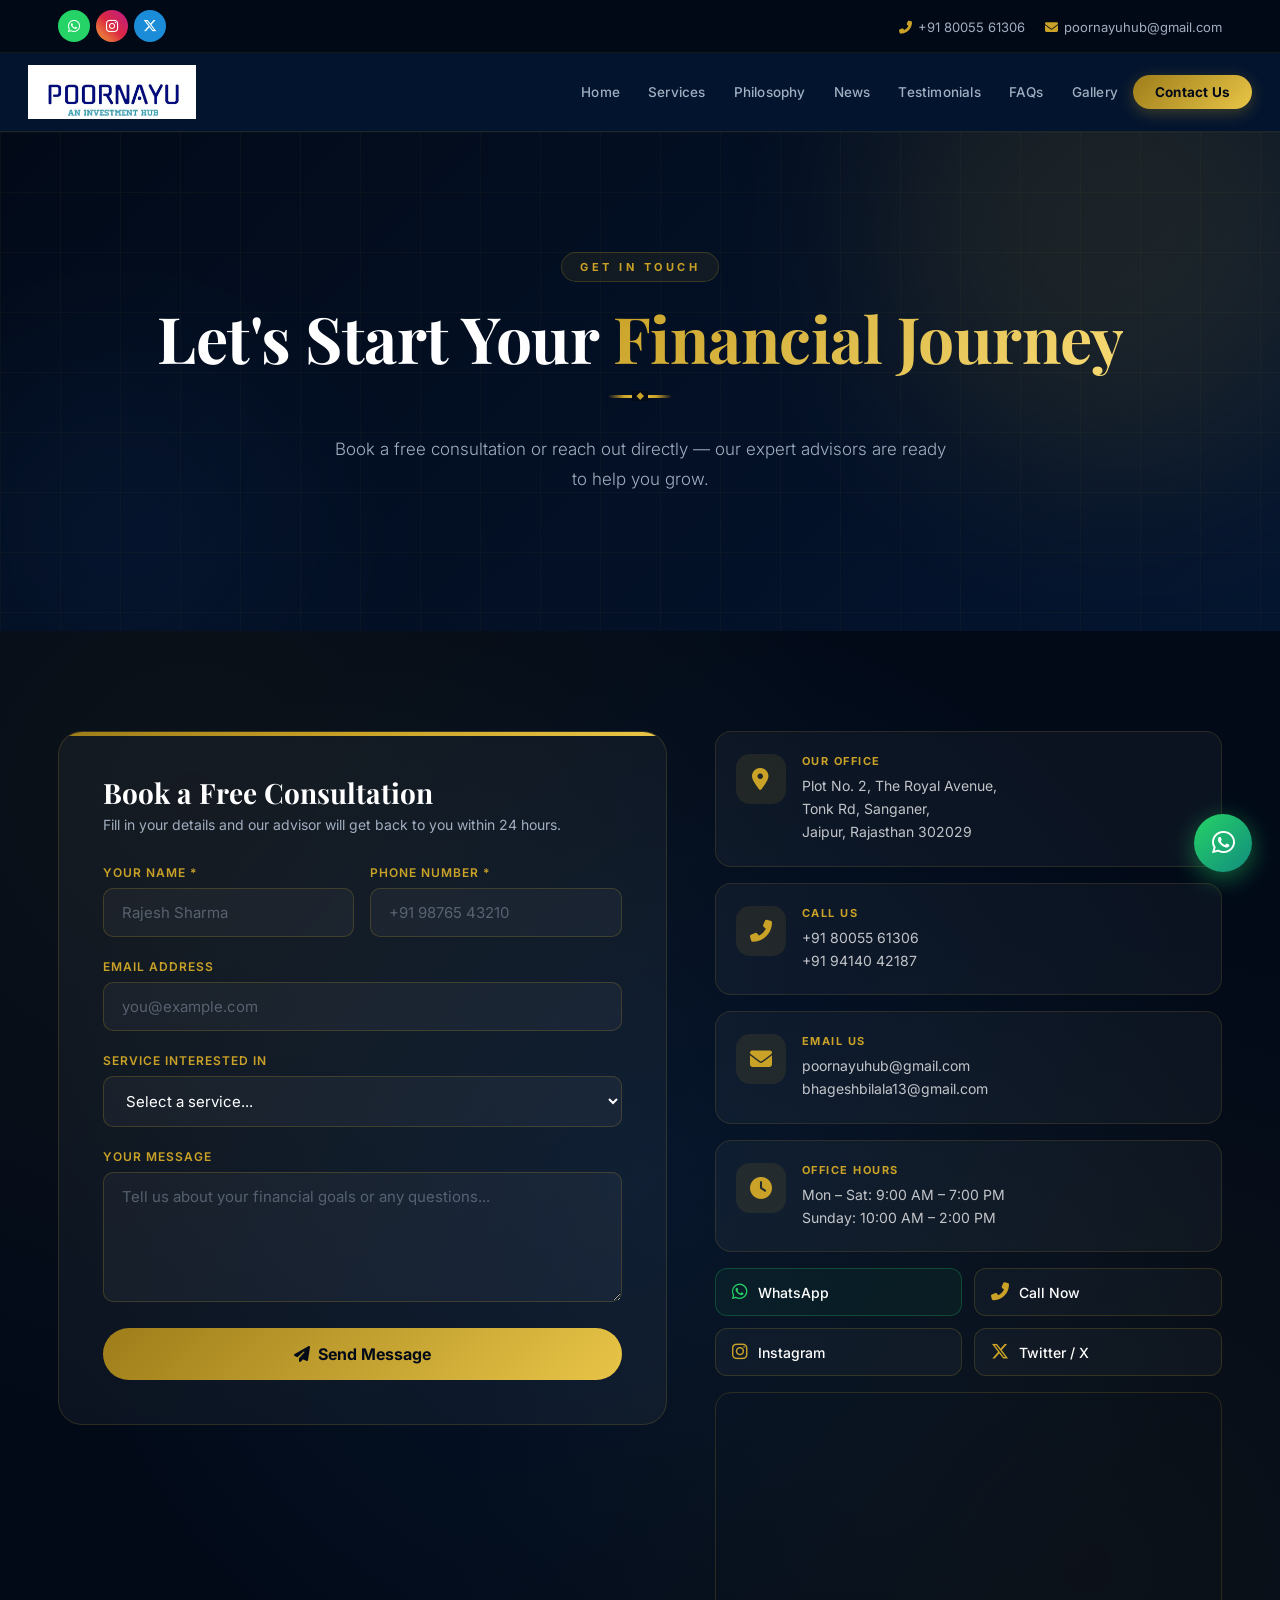
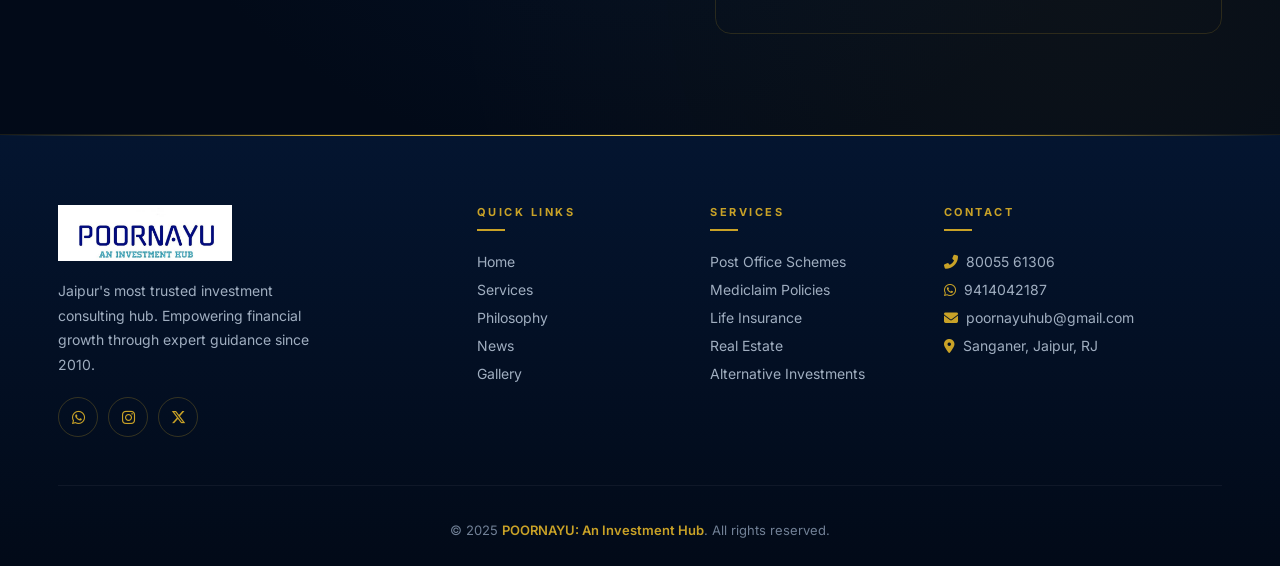
<file: contact.html>
<!DOCTYPE html>
<html lang="en">

<head>
  <meta charset="UTF-8">
  <meta name="viewport" content="width=device-width, initial-scale=1.0">
  <meta name="description"
    content="Contact POORNAYU Investment Hub — book a free consultation, call us, or visit our Jaipur office.">
  <title>Contact Us – POORNAYU Investment Hub</title>
  <link
    href="https://fonts.googleapis.com/css2?family=Cormorant+Garamond:wght@400;600;700&family=Inter:wght@300;400;500;600;700;800&family=Playfair+Display:wght@700;900&display=swap"
    rel="stylesheet">
  <link rel="stylesheet" href="https://cdnjs.cloudflare.com/ajax/libs/font-awesome/6.5.0/css/all.min.css">
  <link rel="stylesheet" href="https://unpkg.com/aos@2.3.4/dist/aos.css">
  <link rel="stylesheet" href="style.css">
  <style>
    .contact-hero {
      min-height: 52vh;
      display: flex;
      align-items: center;
      justify-content: center;
      text-align: center;
      position: relative;
      background: linear-gradient(135deg, #020a18, #041530);
      overflow: hidden;
      padding: 120px 0 80px
    }

    .contact-hero-orb {
      position: absolute;
      border-radius: 50%;
      filter: blur(90px);
      opacity: .12;
      pointer-events: none
    }

    .contact-hero-orb-1 {
      width: 480px;
      height: 480px;
      background: var(--gold);
      top: -140px;
      right: -80px;
      animation: orbF 11s ease-in-out infinite
    }

    .contact-hero-orb-2 {
      width: 360px;
      height: 360px;
      background: #1a4a8f;
      bottom: -80px;
      left: -60px;
      animation: orbF 15s ease-in-out infinite reverse
    }

    @keyframes orbF {

      0%,
      100% {
        transform: translateY(0)
      }

      50% {
        transform: translateY(-24px)
      }
    }

    /* CONTACT LAYOUT */
    .contact-layout {
      display: grid;
      grid-template-columns: 1.2fr 1fr;
      gap: 48px;
      align-items: start
    }

    /* FORM CARD */
    .contact-form-card {
      background: rgba(255, 255, 255, .04);
      border: 1px solid rgba(201, 162, 39, .18);
      border-radius: 24px;
      padding: 44px;
      position: relative;
      overflow: hidden
    }

    .contact-form-card::before {
      content: '';
      position: absolute;
      top: 0;
      left: 0;
      right: 0;
      height: 4px;
      background: linear-gradient(90deg, var(--gold-dark), var(--gold), var(--gold-light))
    }

    .contact-form-card h3 {
      font-size: 28px;
      margin-bottom: 6px;
      color: var(--white)
    }

    .contact-form-card p {
      font-size: 14px;
      color: var(--text-muted);
      margin-bottom: 32px
    }

    .form-row {
      display: grid;
      grid-template-columns: 1fr 1fr;
      gap: 16px
    }

    .form-select {
      background: rgba(255, 255, 255, .05);
      border: 1px solid rgba(201, 162, 39, .25);
      border-radius: 10px;
      padding: 14px 18px;
      color: var(--white);
      font-size: 15px;
      width: 100%;
      outline: none;
      transition: border-color .3s;
      font-family: 'Inter', sans-serif
    }

    .form-select:focus {
      border-color: var(--gold)
    }

    .form-select option {
      background: #041530
    }

    .form-submit-btn {
      width: 100%;
      padding: 16px;
      background: linear-gradient(135deg, var(--gold-dark), var(--gold-light));
      color: var(--navy);
      font-family: 'Inter', sans-serif;
      font-size: 16px;
      font-weight: 700;
      border: none;
      border-radius: 50px;
      cursor: pointer;
      transition: var(--transition);
      margin-top: 8px;
      display: flex;
      align-items: center;
      justify-content: center;
      gap: 8px
    }

    .form-submit-btn:hover {
      transform: translateY(-2px);
      box-shadow: 0 8px 24px rgba(201, 162, 39, .4)
    }

    .form-submit-btn:disabled {
      opacity: .6;
      cursor: not-allowed
    }

    .success-box {
      display: none;
      background: rgba(34, 197, 94, .1);
      border: 1px solid rgba(34, 197, 94, .3);
      border-radius: 12px;
      padding: 16px 20px;
      margin-top: 16px;
      text-align: center;
      color: #4ade80;
      font-size: 15px
    }

    .error-box {
      display: none;
      background: rgba(239, 68, 68, .1);
      border: 1px solid rgba(239, 68, 68, .3);
      border-radius: 12px;
      padding: 16px 20px;
      margin-top: 16px;
      text-align: center;
      color: #f87171;
      font-size: 15px
    }

    /* INFO STACK */
    .contact-info-stack {
      display: flex;
      flex-direction: column;
      gap: 16px
    }

    .info-card {
      background: rgba(255, 255, 255, .04);
      border: 1px solid rgba(201, 162, 39, .15);
      border-radius: 16px;
      padding: 22px 20px;
      display: flex;
      gap: 16px;
      align-items: flex-start;
      transition: var(--transition)
    }

    .info-card:hover {
      border-color: rgba(201, 162, 39, .4);
      transform: translateX(4px);
      box-shadow: 0 8px 28px rgba(0, 0, 0, .2)
    }

    .info-icon {
      width: 50px;
      height: 50px;
      background: rgba(201, 162, 39, .1);
      border-radius: 14px;
      display: flex;
      align-items: center;
      justify-content: center;
      font-size: 22px;
      color: var(--gold);
      flex-shrink: 0;
      transition: var(--transition)
    }

    .info-card:hover .info-icon {
      background: var(--gold);
      color: var(--navy)
    }

    .info-card h4 {
      font-family: 'Inter', sans-serif;
      font-size: 11px;
      font-weight: 700;
      letter-spacing: 1.5px;
      text-transform: uppercase;
      color: var(--gold);
      margin-bottom: 6px
    }

    .info-card p,
    .info-card a {
      font-size: 14px;
      color: rgba(255, 255, 255, .75);
      line-height: 1.65;
      text-decoration: none;
      display: block
    }

    .info-card a:hover {
      color: var(--gold)
    }

    .map-wrap {
      border-radius: 16px;
      overflow: hidden;
      border: 1px solid rgba(201, 162, 39, .18);
      margin-top: 16px
    }

    .map-wrap iframe {
      width: 100%;
      height: 240px;
      border: none;
      display: block
    }

    /* QUICK CONNECT */
    .quick-connect {
      display: grid;
      grid-template-columns: 1fr 1fr;
      gap: 12px;
      margin-top: 16px
    }

    .qc-btn {
      display: flex;
      align-items: center;
      gap: 10px;
      padding: 14px 16px;
      border-radius: 12px;
      border: 1px solid rgba(201, 162, 39, .2);
      background: rgba(255, 255, 255, .03);
      color: var(--white);
      font-size: 14px;
      font-weight: 500;
      text-decoration: none;
      transition: var(--transition);
      font-family: 'Inter', sans-serif
    }

    .qc-btn i {
      font-size: 18px;
      color: var(--gold)
    }

    .qc-btn:hover {
      border-color: var(--gold);
      background: rgba(201, 162, 39, .08);
      transform: translateY(-2px)
    }

    .qc-btn.wa-btn {
      border-color: rgba(37, 211, 102, .25);
      background: rgba(37, 211, 102, .05)
    }

    .qc-btn.wa-btn i {
      color: #25D366
    }

    .qc-btn.wa-btn:hover {
      border-color: #25D366;
      background: rgba(37, 211, 102, .1)
    }

    @media(max-width:1024px) {
      .contact-layout {
        grid-template-columns: 1fr
      }
    }

    @media(max-width:480px) {
      .form-row {
        grid-template-columns: 1fr
      }

      .contact-form-card {
        padding: 28px 20px
      }

      .quick-connect {
        grid-template-columns: 1fr
      }
    }
  </style>
</head>

<body>
  <div class="top-bar">
    <div class="container top-bar-inner">
      <div class="top-social"><a href="https://wa.me/919414042187" target="_blank" class="wa"><i
            class="fab fa-whatsapp"></i></a><a href="https://www.instagram.com/bhageshbilala" target="_blank"
          class="ig"><i class="fab fa-instagram"></i></a><a href="https://x.com/bhagesh_13" target="_blank"
          class="tw"><i class="fab fa-x-twitter"></i></a></div>
      <div class="top-contact"><a href="tel:+918005561306"><i class="fas fa-phone-alt"></i>+91 80055 61306</a><a
          href="mailto:poornayuhub@gmail.com"><i class="fas fa-envelope"></i>poornayuhub@gmail.com</a></div>
    </div>
  </div>
  <nav class="main-nav" id="main-nav">
    <div class="nav-inner">
      <a href="index.html" class="nav-logo"><img src="logo.jpg" alt="POORNAYU"></a>
      <div class="nav-links" id="nav-links"><a href="index.html">Home</a><a href="services.html">Services</a><a
          href="philosophy.html">Philosophy</a><a href="news.html">News</a><a
          href="testimonials.html">Testimonials</a><a href="faqs.html">FAQs</a><a
          href="gallery.html">Gallery</a><a href="contact.html" class="nav-cta active">Contact Us</a></div>
      <div class="nav-hamburger" onclick="document.getElementById('nav-links').classList.toggle('open')">
        <span></span><span></span><span></span></div>
    </div>
  </nav>

  <!-- HERO -->
  <section class="contact-hero">
    <div class="contact-hero-orb contact-hero-orb-1"></div>
    <div class="contact-hero-orb contact-hero-orb-2"></div>
    <div
      style="position:absolute;inset:0;background-image:linear-gradient(rgba(201,162,39,.04) 1px,transparent 1px),linear-gradient(90deg,rgba(201,162,39,.04) 1px,transparent 1px);background-size:60px 60px">
    </div>
    <div class="container" style="position:relative;z-index:2">
      <div class="section-tag" data-aos="fade-up">Get In Touch</div>
      <h1 class="section-title" style="font-size:clamp(36px,5vw,66px)" data-aos="fade-up" data-aos-delay="100">Let's
        Start Your <span>Financial Journey</span></h1>
      <div class="gold-divider" data-aos="fade-up" data-aos-delay="150"></div>
      <p class="section-subtitle" data-aos="fade-up" data-aos-delay="200">Book a free consultation or reach out directly
        — our expert advisors are ready to help you grow.</p>
    </div>
  </section>

  <!-- MAIN SECTION -->
  <section class="section-pad bg-pattern">
    <div class="container">
      <div class="contact-layout">

        <!-- FORM -->
        <div class="contact-form-card" data-aos="fade-right">
          <h3>Book a Free Consultation</h3>
          <p>Fill in your details and our advisor will get back to you within 24 hours.</p>
          <form id="contact-form" action="https://formspree.io/f/mwpbwllq" method="POST">
            <div class="form-row">
              <div class="form-group"><label for="name">Your Name *</label><input type="text" id="name" name="name"
                  placeholder="Rajesh Sharma" required></div>
              <div class="form-group"><label for="phone">Phone Number *</label><input type="tel" id="phone" name="phone"
                  placeholder="+91 98765 43210" required></div>
            </div>
            <div class="form-group"><label for="email">Email Address</label><input type="email" id="email"
                name="_replyto" placeholder="you@example.com"></div>
            <div class="form-group"><label for="service">Service Interested In</label>
              <select id="service" name="service" class="form-select">
                <option value="">Select a service...</option>
                <option value="post-office">Post Office Schemes</option>
                <option value="mediclaim">Mediclaim / Health Insurance</option>
                <option value="life-insurance">Life Insurance</option>
                <option value="vehicle-insurance">Vehicle Insurance</option>
                <option value="real-estate">Real Estate Investment</option>
                <option value="alternative">Alternative Investments</option>
                <option value="media">Media & Advertising</option>
                <option value="general">General Consultation</option>
              </select>
            </div>
            <div class="form-group"><label for="message">Your Message</label><textarea id="message" name="message"
                rows="4" placeholder="Tell us about your financial goals or any questions..."></textarea></div>
            <button type="submit" class="form-submit-btn" id="submit-btn"><i class="fas fa-paper-plane"></i>Send
              Message</button>
            <div class="success-box" id="success-box">✅ Thank you! Your message has been received. We'll contact you
              within 24 hours.</div>
            <div class="error-box" id="error-box">❌ Oops! Something went wrong. Please WhatsApp us directly at +91 94140
              42187.</div>
          </form>
        </div>

        <!-- INFO -->
        <div data-aos="fade-left">
          <div class="contact-info-stack">
            <div class="info-card">
              <div class="info-icon"><i class="fas fa-map-marker-alt"></i></div>
              <div>
                <h4>Our Office</h4>
                <p>Plot No. 2, The Royal Avenue,<br>Tonk Rd, Sanganer,<br>Jaipur, Rajasthan 302029</p>
              </div>
            </div>
            <div class="info-card">
              <div class="info-icon"><i class="fas fa-phone-alt"></i></div>
              <div>
                <h4>Call Us</h4><a href="tel:+918005561306">+91 80055 61306</a><a href="tel:+919414042187">+91 94140
                  42187</a>
              </div>
            </div>
            <div class="info-card">
              <div class="info-icon"><i class="fas fa-envelope"></i></div>
              <div>
                <h4>Email Us</h4><a href="mailto:poornayuhub@gmail.com">poornayuhub@gmail.com</a><a
                  href="mailto:bhageshbilala13@gmail.com">bhageshbilala13@gmail.com</a>
              </div>
            </div>
            <div class="info-card">
              <div class="info-icon"><i class="fas fa-clock"></i></div>
              <div>
                <h4>Office Hours</h4>
                <p>Mon – Sat: 9:00 AM – 7:00 PM</p>
                <p>Sunday: 10:00 AM – 2:00 PM</p>
              </div>
            </div>
          </div>

          <!-- Quick Connect -->
          <div class="quick-connect">
            <a href="https://wa.me/919414042187" class="qc-btn wa-btn" target="_blank"><i
                class="fab fa-whatsapp"></i>WhatsApp</a>
            <a href="tel:+918005561306" class="qc-btn"><i class="fas fa-phone-alt"></i>Call Now</a>
            <a href="https://www.instagram.com/bhageshbilala" class="qc-btn" target="_blank"><i
                class="fab fa-instagram"></i>Instagram</a>
            <a href="https://x.com/bhagesh_13" class="qc-btn" target="_blank"><i class="fab fa-x-twitter"></i>Twitter /
              X</a>
          </div>

          <!-- Map -->
          <div class="map-wrap"><iframe
              src="https://www.google.com/maps/embed?pb=!1m18!1m12!1m3!1d3559.0654275391583!2d75.79684547532489!3d26.868793962197147!2m3!1f0!2f0!3f0!3m2!1i1024!2i768!4f13.1!3m3!1m2!1s0x396db580271be0a1%3A0x56fbd7ae4e7a84d9!2sThe%20Royal%20Avenue%2C%20Tonk%20Rd%2C%20Sanganer%2C%20Jaipur%2C%20Rajasthan%20302029!5e0!3m2!1sen!2sin!4v1719155676000!5m2!1sen!2sin"
              allowfullscreen loading="lazy" referrerpolicy="no-referrer-when-downgrade"></iframe></div>
        </div>

      </div>
    </div>
  </section>

  <footer>
    <div class="container">
      <div class="footer-grid">
        <div class="footer-brand"><img src="logo.jpg" alt="POORNAYU Logo">
          <p>Jaipur's most trusted investment consulting hub. Empowering financial growth through expert guidance since
            2010.</p>
          <div class="footer-social"><a href="https://wa.me/919414042187" target="_blank"><i
                class="fab fa-whatsapp"></i></a><a href="https://www.instagram.com/bhageshbilala" target="_blank"><i
                class="fab fa-instagram"></i></a><a href="https://x.com/bhagesh_13" target="_blank"><i
                class="fab fa-x-twitter"></i></a></div>
        </div>
        <div class="footer-col">
          <h4>Quick Links</h4><a href="index.html">Home</a><a href="services.html">Services</a><a
            href="philosophy.html">Philosophy</a><a href="news.html">News</a><a href="gallery.html">Gallery</a>
        </div>
        <div class="footer-col">
          <h4>Services</h4><a href="services.html">Post Office Schemes</a><a href="services.html">Mediclaim
            Policies</a><a href="services.html">Life Insurance</a><a href="services.html">Real Estate</a><a
            href="services.html">Alternative Investments</a>
        </div>
        <div class="footer-col">
          <h4>Contact</h4><a href="tel:8005561306"><i class="fas fa-phone-alt"
              style="margin-right:8px;color:var(--gold)"></i>80055 61306</a><a href="https://wa.me/919414042187"><i
              class="fab fa-whatsapp" style="margin-right:8px;color:var(--gold)"></i>9414042187</a><a
            href="mailto:poornayuhub@gmail.com"><i class="fas fa-envelope"
              style="margin-right:8px;color:var(--gold)"></i>poornayuhub@gmail.com</a><a href="#"><i
              class="fas fa-map-marker-alt" style="margin-right:8px;color:var(--gold)"></i>Sanganer, Jaipur, RJ</a>
        </div>
      </div>
      <div class="footer-bottom">&copy; 2025 <span>POORNAYU: An Investment Hub</span>. All rights reserved.</div>
    </div>
  </footer>
  <a href="https://wa.me/919414042187" class="whatsapp-float" target="_blank"><i class="fab fa-whatsapp"></i></a>
  <script src="https://unpkg.com/aos@2.3.4/dist/aos.js"></script>
  <script>
    AOS.init({ duration: 900, once: true, offset: 80 });
    window.addEventListener('scroll', function () { document.getElementById('main-nav').classList.toggle('scrolled', window.scrollY > 60); });
    var form = document.getElementById('contact-form');
    var btn = document.getElementById('submit-btn');
    var successBox = document.getElementById('success-box');
    var errorBox = document.getElementById('error-box');
    form.addEventListener('submit', function (e) {
      e.preventDefault();
      btn.disabled = true;
      btn.innerHTML = '<i class="fas fa-spinner fa-spin"></i> Sending...';
      var data = new FormData(form);
      fetch(form.action, { method: 'POST', body: data, headers: { 'Accept': 'application/json' } })
        .then(function (res) {
          if (res.ok) { form.reset(); successBox.style.display = 'block'; errorBox.style.display = 'none'; btn.innerHTML = '<i class="fas fa-check"></i> Message Sent!'; }
          else { throw new Error('Server error'); }
        })
        .catch(function () { errorBox.style.display = 'block'; successBox.style.display = 'none'; btn.innerHTML = '<i class="fas fa-paper-plane"></i> Send Message'; btn.disabled = false; });
    });
  </script>

  <!-- BACK TO TOP -->
  <button class="back-to-top" id="backToTop" aria-label="Back to top">
    <i class="fas fa-chevron-up"></i>
  </button>

  <!-- STICKY MOBILE CTA -->
  <div class="mobile-sticky-cta">
    <a href="tel:+918005561306" class="cta-call"><i class="fas fa-phone-alt"></i>Call Now</a>
    <a href="https://wa.me/919414042187" class="cta-wa" target="_blank"><i class="fab fa-whatsapp"></i>WhatsApp</a>
  </div>

  <script>
    // Back to top
    var btt = document.getElementById('backToTop');
    if(btt){
      window.addEventListener('scroll', function(){
        btt.classList.toggle('visible', window.scrollY > 300);
      });
      btt.addEventListener('click', function(){
        window.scrollTo({top:0, behavior:'smooth'});
      });
    }
    // Hamburger X toggle
    var ham = document.querySelector('.nav-hamburger');
    var navLinks = document.getElementById('nav-links');
    if(ham && navLinks){
      ham.addEventListener('click', function(){
        ham.classList.toggle('open');
      });
    }
  </script>
</body>

</html>
</file>
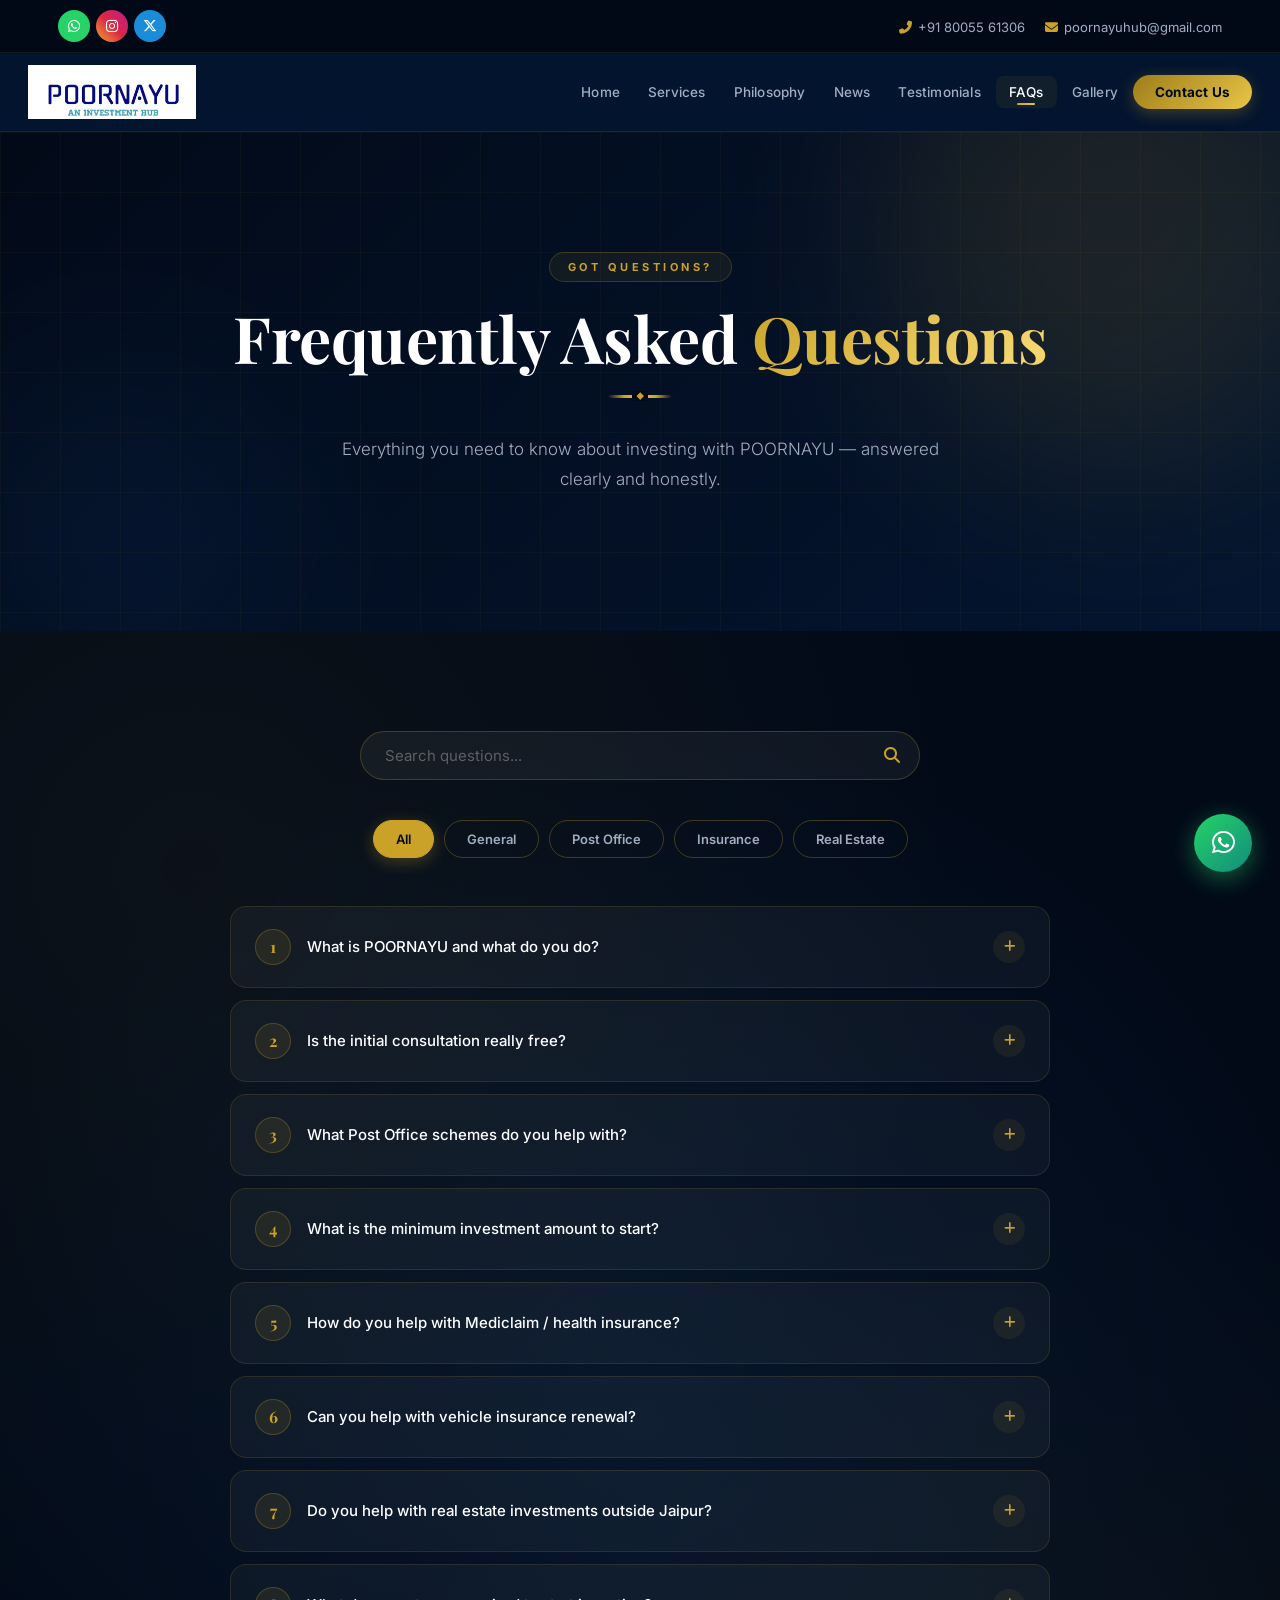
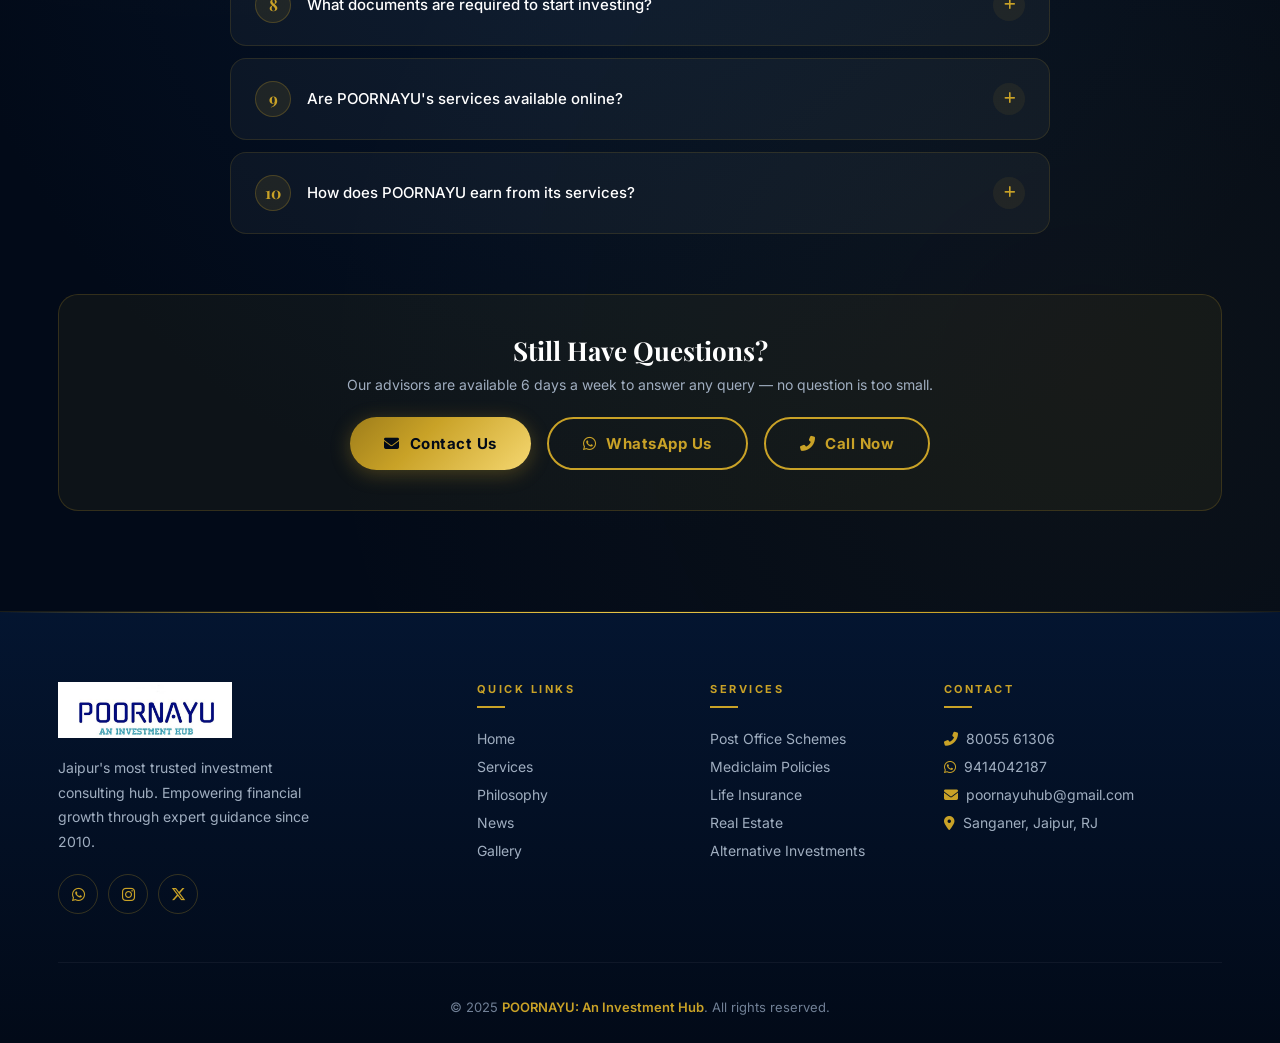
<file: faqs.html>
<!DOCTYPE html>
<html lang="en">

<head>
  <meta charset="UTF-8">
  <meta name="viewport" content="width=device-width, initial-scale=1.0">
  <meta name="description"
    content="Frequently asked questions about POORNAYU investment services, insurance, and financial planning in Jaipur.">
  <title>FAQs – POORNAYU Investment Hub</title>
  <link
    href="https://fonts.googleapis.com/css2?family=Cormorant+Garamond:wght@400;600;700&family=Inter:wght@300;400;500;600;700;800&family=Playfair+Display:wght@700;900&display=swap"
    rel="stylesheet">
  <link rel="stylesheet" href="https://cdnjs.cloudflare.com/ajax/libs/font-awesome/6.5.0/css/all.min.css">
  <link rel="stylesheet" href="https://unpkg.com/aos@2.3.4/dist/aos.css">
  <link rel="stylesheet" href="style.css">
  <style>
    .faq-hero {
      min-height: 52vh;
      display: flex;
      align-items: center;
      justify-content: center;
      text-align: center;
      position: relative;
      background: linear-gradient(135deg, #020a18, #041530);
      overflow: hidden;
      padding: 120px 0 80px
    }

    .faq-hero-orb {
      position: absolute;
      border-radius: 50%;
      filter: blur(90px);
      opacity: .12;
      pointer-events: none
    }

    .faq-hero-orb-1 {
      width: 480px;
      height: 480px;
      background: var(--gold);
      top: -140px;
      right: -80px;
      animation: orbF 11s ease-in-out infinite
    }

    .faq-hero-orb-2 {
      width: 360px;
      height: 360px;
      background: #1a4a8f;
      bottom: -80px;
      left: -60px;
      animation: orbF 15s ease-in-out infinite reverse
    }

    @keyframes orbF {

      0%,
      100% {
        transform: translateY(0)
      }

      50% {
        transform: translateY(-24px)
      }
    }

    /* CAT TABS */
    .faq-cats {
      display: flex;
      gap: 10px;
      flex-wrap: wrap;
      justify-content: center;
      margin-bottom: 48px
    }

    .faq-cat {
      background: transparent;
      border: 1px solid rgba(201, 162, 39, .3);
      color: var(--text-muted);
      padding: 10px 22px;
      border-radius: 50px;
      font-size: 13px;
      font-weight: 600;
      cursor: pointer;
      transition: var(--transition);
      font-family: 'Inter', sans-serif
    }

    .faq-cat.active,
    .faq-cat:hover {
      background: var(--gold);
      color: var(--navy);
      border-color: var(--gold);
      box-shadow: 0 4px 16px rgba(201, 162, 39, .3)
    }

    /* FAQ ACCORDION */
    .faq-list-adv {
      max-width: 820px;
      margin: 0 auto
    }

    .faq-item-adv {
      background: rgba(255, 255, 255, .04);
      border: 1px solid rgba(201, 162, 39, .15);
      border-radius: 16px;
      margin-bottom: 12px;
      overflow: hidden;
      transition: border-color .3s
    }

    .faq-item-adv.open {
      border-color: rgba(201, 162, 39, .45)
    }

    .faq-q-adv {
      display: flex;
      align-items: center;
      gap: 16px;
      padding: 22px 24px;
      cursor: pointer
    }

    .faq-q-num {
      width: 36px;
      height: 36px;
      flex-shrink: 0;
      background: rgba(201, 162, 39, .1);
      border: 1px solid rgba(201, 162, 39, .25);
      border-radius: 50%;
      display: flex;
      align-items: center;
      justify-content: center;
      font-family: 'Playfair Display', serif;
      font-size: 16px;
      font-weight: 700;
      color: var(--gold);
      transition: var(--transition)
    }

    .faq-item-adv.open .faq-q-num {
      background: var(--gold);
      color: var(--navy);
      border-color: var(--gold)
    }

    .faq-q-text {
      flex: 1;
      font-size: 15px;
      font-weight: 500;
      color: var(--white);
      line-height: 1.4;
      font-family: 'Inter', sans-serif
    }

    .faq-q-icon {
      width: 32px;
      height: 32px;
      flex-shrink: 0;
      border-radius: 50%;
      background: rgba(201, 162, 39, .08);
      display: flex;
      align-items: center;
      justify-content: center;
      color: var(--gold);
      font-size: 13px;
      transition: var(--transition)
    }

    .faq-item-adv.open .faq-q-icon {
      background: var(--gold);
      color: var(--navy);
      transform: rotate(45deg)
    }

    .faq-a-adv {
      max-height: 0;
      overflow: hidden;
      transition: max-height .45s cubic-bezier(.4, 0, .2, 1)
    }

    .faq-item-adv.open .faq-a-adv {
      max-height: 300px
    }

    .faq-a-inner {
      padding: 4px 24px 24px 76px;
      font-size: 14px;
      color: var(--text-muted);
      line-height: 1.8
    }

    .faq-item-adv.hidden {
      display: none
    }

    /* SEARCH */
    .faq-search-wrap {
      max-width: 560px;
      margin: 0 auto 40px;
      position: relative
    }

    .faq-search {
      width: 100%;
      background: rgba(255, 255, 255, .05);
      border: 1px solid rgba(201, 162, 39, .25);
      border-radius: 50px;
      padding: 14px 52px 14px 24px;
      color: var(--white);
      font-size: 15px;
      outline: none;
      font-family: 'Inter', sans-serif;
      transition: border-color .3s
    }

    .faq-search:focus {
      border-color: var(--gold)
    }

    .faq-search::placeholder {
      color: rgba(255, 255, 255, .3)
    }

    .faq-search-icon {
      position: absolute;
      right: 20px;
      top: 50%;
      transform: translateY(-50%);
      color: var(--gold);
      font-size: 16px;
      pointer-events: none
    }

    .cta-glass {
      background: rgba(201, 162, 39, .06);
      border: 1px solid rgba(201, 162, 39, .2);
      border-radius: 20px;
      padding: 40px;
      text-align: center;
      margin-top: 60px
    }

    .cta-glass h3 {
      font-size: 26px;
      margin-bottom: 10px;
      color: var(--white)
    }

    .cta-glass p {
      font-size: 14px;
      color: var(--text-muted);
      margin-bottom: 24px
    }

    .cta-glass-btns {
      display: flex;
      gap: 16px;
      justify-content: center;
      flex-wrap: wrap
    }
  </style>
</head>

<body>
  <div class="top-bar">
    <div class="container top-bar-inner">
      <div class="top-social"><a href="https://wa.me/919414042187" target="_blank" class="wa"><i
            class="fab fa-whatsapp"></i></a><a href="https://www.instagram.com/bhageshbilala" target="_blank"
          class="ig"><i class="fab fa-instagram"></i></a><a href="https://x.com/bhagesh_13" target="_blank"
          class="tw"><i class="fab fa-x-twitter"></i></a></div>
      <div class="top-contact"><a href="tel:+918005561306"><i class="fas fa-phone-alt"></i>+91 80055 61306</a><a
          href="mailto:poornayuhub@gmail.com"><i class="fas fa-envelope"></i>poornayuhub@gmail.com</a></div>
    </div>
  </div>
  <nav class="main-nav" id="main-nav">
    <div class="nav-inner">
      <a href="index.html" class="nav-logo"><img src="logo.jpg" alt="POORNAYU"></a>
      <div class="nav-links" id="nav-links"><a href="index.html">Home</a><a href="services.html">Services</a><a
          href="philosophy.html">Philosophy</a><a href="news.html">News</a><a
          href="testimonials.html">Testimonials</a><a href="faqs.html" class="active">FAQs</a><a
          href="gallery.html">Gallery</a><a href="contact.html" class="nav-cta">Contact Us</a></div>
      <div class="nav-hamburger" onclick="document.getElementById('nav-links').classList.toggle('open')">
        <span></span><span></span><span></span></div>
    </div>
  </nav>

  <!-- HERO -->
  <section class="faq-hero">
    <div class="faq-hero-orb faq-hero-orb-1"></div>
    <div class="faq-hero-orb faq-hero-orb-2"></div>
    <div
      style="position:absolute;inset:0;background-image:linear-gradient(rgba(201,162,39,.04) 1px,transparent 1px),linear-gradient(90deg,rgba(201,162,39,.04) 1px,transparent 1px);background-size:60px 60px">
    </div>
    <div class="container" style="position:relative;z-index:2">
      <div class="section-tag" data-aos="fade-up">Got Questions?</div>
      <h1 class="section-title" style="font-size:clamp(36px,5vw,66px)" data-aos="fade-up" data-aos-delay="100">
        Frequently Asked <span>Questions</span></h1>
      <div class="gold-divider" data-aos="fade-up" data-aos-delay="150"></div>
      <p class="section-subtitle" data-aos="fade-up" data-aos-delay="200">Everything you need to know about investing
        with POORNAYU — answered clearly and honestly.</p>
    </div>
  </section>

  <!-- FAQ SECTION -->
  <section class="section-pad bg-pattern">
    <div class="container">
      <!-- Search -->
      <div class="faq-search-wrap" data-aos="fade-up">
        <input class="faq-search" id="faqSearch" type="text" placeholder="Search questions..."
          oninput="searchFaq(this.value)">
        <i class="fas fa-search faq-search-icon"></i>
      </div>

      <!-- Category filter -->
      <div class="faq-cats" data-aos="fade-up">
        <button class="faq-cat active" onclick="filterFaqAdv('all',this)">All</button>
        <button class="faq-cat" onclick="filterFaqAdv('general',this)">General</button>
        <button class="faq-cat" onclick="filterFaqAdv('savings',this)">Post Office</button>
        <button class="faq-cat" onclick="filterFaqAdv('insurance',this)">Insurance</button>
        <button class="faq-cat" onclick="filterFaqAdv('realestate',this)">Real Estate</button>
      </div>

      <!-- FAQ List -->
      <div class="faq-list-adv" data-aos="fade-up" data-aos-delay="100">

        <div class="faq-item-adv" data-fcat="general" data-ftext="what is poornayu what do you do">
          <div class="faq-q-adv" onclick="toggleFaqAdv(this.parentElement)">
            <div class="faq-q-num">1</div>
            <div class="faq-q-text">What is POORNAYU and what do you do?</div>
            <div class="faq-q-icon"><i class="fas fa-plus"></i></div>
          </div>
          <div class="faq-a-adv">
            <div class="faq-a-inner">POORNAYU is Jaipur's premier investment consulting hub. We help individuals and
              families grow and protect their wealth through Post Office savings schemes, insurance policies, real
              estate advisory, and alternative investments. Our services are fully compliant, transparent, and
              personalised to every client.</div>
          </div>
        </div>

        <div class="faq-item-adv" data-fcat="general" data-ftext="is the initial consultation really free">
          <div class="faq-q-adv" onclick="toggleFaqAdv(this.parentElement)">
            <div class="faq-q-num">2</div>
            <div class="faq-q-text">Is the initial consultation really free?</div>
            <div class="faq-q-icon"><i class="fas fa-plus"></i></div>
          </div>
          <div class="faq-a-adv">
            <div class="faq-a-inner">Yes, absolutely! Your first consultation is 100% free with no obligation. We
              believe everyone deserves access to good financial guidance before committing to any investment. Call us,
              WhatsApp, or visit our Sanganer office.</div>
          </div>
        </div>

        <div class="faq-item-adv" data-fcat="savings" data-ftext="what post office schemes ppf nsc sukanya">
          <div class="faq-q-adv" onclick="toggleFaqAdv(this.parentElement)">
            <div class="faq-q-num">3</div>
            <div class="faq-q-text">What Post Office schemes do you help with?</div>
            <div class="faq-q-icon"><i class="fas fa-plus"></i></div>
          </div>
          <div class="faq-a-adv">
            <div class="faq-a-inner">We assist with all major schemes: PPF (7.1% p.a.), NSC (7.7% p.a.), Sukanya
              Samriddhi Yojana (8.0% p.a.) for girl children, Senior Citizens Savings Scheme (8.2% p.a.), Kisan Vikas
              Patra, and Monthly Income Scheme. All are government-backed with guaranteed returns.</div>
          </div>
        </div>

        <div class="faq-item-adv" data-fcat="savings" data-ftext="minimum investment amount to start">
          <div class="faq-q-adv" onclick="toggleFaqAdv(this.parentElement)">
            <div class="faq-q-num">4</div>
            <div class="faq-q-text">What is the minimum investment amount to start?</div>
            <div class="faq-q-icon"><i class="fas fa-plus"></i></div>
          </div>
          <div class="faq-a-adv">
            <div class="faq-a-inner">Investment minimums vary by scheme. Post Office savings can start from as low as
              ₹500/month. We work with every budget — our advisors will find the right plan matching your income level,
              goals, and risk tolerance.</div>
          </div>
        </div>

        <div class="faq-item-adv" data-fcat="insurance" data-ftext="how do you help with mediclaim health insurance">
          <div class="faq-q-adv" onclick="toggleFaqAdv(this.parentElement)">
            <div class="faq-q-num">5</div>
            <div class="faq-q-text">How do you help with Mediclaim / health insurance?</div>
            <div class="faq-q-icon"><i class="fas fa-plus"></i></div>
          </div>
          <div class="faq-a-adv">
            <div class="faq-a-inner">We compare top plans from Star, HDFC Ergo, Care Health, Niva Bupa and others —
              finding the best coverage at the most competitive premium. We also provide complete claim assistance
              support, so you never have to deal with the insurer alone during a medical emergency.</div>
          </div>
        </div>

        <div class="faq-item-adv" data-fcat="insurance"
          data-ftext="can you help with vehicle insurance renewal car bike">
          <div class="faq-q-adv" onclick="toggleFaqAdv(this.parentElement)">
            <div class="faq-q-num">6</div>
            <div class="faq-q-text">Can you help with vehicle insurance renewal?</div>
            <div class="faq-q-icon"><i class="fas fa-plus"></i></div>
          </div>
          <div class="faq-a-adv">
            <div class="faq-a-inner">Yes! We handle car and two-wheeler insurance renewals, new policies, claim
              assistance, and remind you before renewal deadlines so you never lose your No Claim Bonus (NCB) benefits.
              Zero Depreciation and Bumper-to-Bumper options are also available.</div>
          </div>
        </div>

        <div class="faq-item-adv" data-fcat="realestate"
          data-ftext="do you help with real estate investments outside jaipur">
          <div class="faq-q-adv" onclick="toggleFaqAdv(this.parentElement)">
            <div class="faq-q-num">7</div>
            <div class="faq-q-text">Do you help with real estate investments outside Jaipur?</div>
            <div class="faq-q-icon"><i class="fas fa-plus"></i></div>
          </div>
          <div class="faq-a-adv">
            <div class="faq-a-inner">Our primary expertise is Jaipur and Rajasthan. We also have trusted network
              partners for NCR (Delhi/Noida/Gurgaon). We provide comprehensive market analysis, yield calculations, and
              help identify properties with the best long-term appreciation potential.</div>
          </div>
        </div>

        <div class="faq-item-adv" data-fcat="realestate"
          data-ftext="what documents are required to start investing aadhaar pan">
          <div class="faq-q-adv" onclick="toggleFaqAdv(this.parentElement)">
            <div class="faq-q-num">8</div>
            <div class="faq-q-text">What documents are required to start investing?</div>
            <div class="faq-q-icon"><i class="fas fa-plus"></i></div>
          </div>
          <div class="faq-a-adv">
            <div class="faq-a-inner">Generally you'll need: Aadhaar card, PAN card, bank passbook/cancelled cheque,
              passport-size photographs, and income proof for certain schemes. Our team guides you through the exact
              documentation for whichever service you choose — no confusion, no hassle.</div>
          </div>
        </div>

        <div class="faq-item-adv" data-fcat="general" data-ftext="are services available online whatsapp video call">
          <div class="faq-q-adv" onclick="toggleFaqAdv(this.parentElement)">
            <div class="faq-q-num">9</div>
            <div class="faq-q-text">Are POORNAYU's services available online?</div>
            <div class="faq-q-icon"><i class="fas fa-plus"></i></div>
          </div>
          <div class="faq-a-adv">
            <div class="faq-a-inner">Yes! While we have a physical office in Sanganer, Jaipur, we also offer WhatsApp
              consultations, video calls, and can process many services remotely. Contact us via WhatsApp at +91 94140
              42187 to begin your journey from anywhere.</div>
          </div>
        </div>

        <div class="faq-item-adv" data-fcat="general"
          data-ftext="how does poornayu earn from its services commission fees transparent">
          <div class="faq-q-adv" onclick="toggleFaqAdv(this.parentElement)">
            <div class="faq-q-num">10</div>
            <div class="faq-q-text">How does POORNAYU earn from its services?</div>
            <div class="faq-q-icon"><i class="fas fa-plus"></i></div>
          </div>
          <div class="faq-a-adv">
            <div class="faq-a-inner">We follow a fully transparent model. For insurance products, we earn standard
              industry commissions from insurers — no extra charge to you. For investment advisory, consultation fees
              are clearly disclosed upfront. We never recommend products based on commission; only on what's best for
              your goals.</div>
          </div>
        </div>

      </div><!-- /faq-list-adv -->

      <!-- CTA Glass -->
      <div class="cta-glass" data-aos="fade-up">
        <h3>Still Have Questions?</h3>
        <p>Our advisors are available 6 days a week to answer any query — no question is too small.</p>
        <div class="cta-glass-btns">
          <a href="contact.html" class="btn btn-gold"><i class="fas fa-envelope"></i>Contact Us</a>
          <a href="https://wa.me/919414042187" class="btn btn-outline" target="_blank"><i
              class="fab fa-whatsapp"></i>WhatsApp Us</a>
          <a href="tel:+918005561306" class="btn btn-outline"><i class="fas fa-phone-alt"></i>Call Now</a>
        </div>
      </div>
    </div>
  </section>

  <footer>
    <div class="container">
      <div class="footer-grid">
        <div class="footer-brand"><img src="logo.jpg" alt="POORNAYU Logo">
          <p>Jaipur's most trusted investment consulting hub. Empowering financial growth through expert guidance since
            2010.</p>
          <div class="footer-social"><a href="https://wa.me/919414042187" target="_blank"><i
                class="fab fa-whatsapp"></i></a><a href="https://www.instagram.com/bhageshbilala" target="_blank"><i
                class="fab fa-instagram"></i></a><a href="https://x.com/bhagesh_13" target="_blank"><i
                class="fab fa-x-twitter"></i></a></div>
        </div>
        <div class="footer-col">
          <h4>Quick Links</h4><a href="index.html">Home</a><a href="services.html">Services</a><a
            href="philosophy.html">Philosophy</a><a href="news.html">News</a><a href="gallery.html">Gallery</a>
        </div>
        <div class="footer-col">
          <h4>Services</h4><a href="services.html">Post Office Schemes</a><a href="services.html">Mediclaim
            Policies</a><a href="services.html">Life Insurance</a><a href="services.html">Real Estate</a><a
            href="services.html">Alternative Investments</a>
        </div>
        <div class="footer-col">
          <h4>Contact</h4><a href="tel:8005561306"><i class="fas fa-phone-alt"
              style="margin-right:8px;color:var(--gold)"></i>80055 61306</a><a href="https://wa.me/919414042187"><i
              class="fab fa-whatsapp" style="margin-right:8px;color:var(--gold)"></i>9414042187</a><a
            href="mailto:poornayuhub@gmail.com"><i class="fas fa-envelope"
              style="margin-right:8px;color:var(--gold)"></i>poornayuhub@gmail.com</a><a href="#"><i
              class="fas fa-map-marker-alt" style="margin-right:8px;color:var(--gold)"></i>Sanganer, Jaipur, RJ</a>
        </div>
      </div>
      <div class="footer-bottom">&copy; 2025 <span>POORNAYU: An Investment Hub</span>. All rights reserved.</div>
    </div>
  </footer>
  <a href="https://wa.me/919414042187" class="whatsapp-float" target="_blank"><i class="fab fa-whatsapp"></i></a>
  <script src="https://unpkg.com/aos@2.3.4/dist/aos.js"></script>
  <script>
    AOS.init({ duration: 900, once: true, offset: 80 });
    window.addEventListener('scroll', function () { document.getElementById('main-nav').classList.toggle('scrolled', window.scrollY > 60); });

    function toggleFaqAdv(item) {
      var was = item.classList.contains('open');
      document.querySelectorAll('.faq-item-adv.open').forEach(function (i) { i.classList.remove('open'); });
      if (!was) item.classList.add('open');
    }

    function filterFaqAdv(cat, btn) {
      document.querySelectorAll('.faq-cat').forEach(function (b) { b.classList.remove('active'); });
      btn.classList.add('active');
      document.querySelectorAll('.faq-item-adv').forEach(function (item) {
        item.classList.toggle('hidden', cat !== 'all' && item.dataset.fcat !== cat);
      });
    }

    function searchFaq(q) {
      var s = q.toLowerCase().trim();
      document.querySelectorAll('.faq-item-adv').forEach(function (item) {
        item.classList.toggle('hidden', s !== '' && !item.dataset.ftext.includes(s) && !item.querySelector('.faq-q-text').textContent.toLowerCase().includes(s));
      });
    }
  </script>

  <!-- BACK TO TOP -->
  <button class="back-to-top" id="backToTop" aria-label="Back to top">
    <i class="fas fa-chevron-up"></i>
  </button>

  <!-- STICKY MOBILE CTA -->
  <div class="mobile-sticky-cta">
    <a href="tel:+918005561306" class="cta-call"><i class="fas fa-phone-alt"></i>Call Now</a>
    <a href="https://wa.me/919414042187" class="cta-wa" target="_blank"><i class="fab fa-whatsapp"></i>WhatsApp</a>
  </div>

  <script>
    // Back to top
    var btt = document.getElementById('backToTop');
    if(btt){
      window.addEventListener('scroll', function(){
        btt.classList.toggle('visible', window.scrollY > 300);
      });
      btt.addEventListener('click', function(){
        window.scrollTo({top:0, behavior:'smooth'});
      });
    }
    // Hamburger X toggle
    var ham = document.querySelector('.nav-hamburger');
    var navLinks = document.getElementById('nav-links');
    if(ham && navLinks){
      ham.addEventListener('click', function(){
        ham.classList.toggle('open');
      });
    }
  </script>
</body>

</html>
</file>
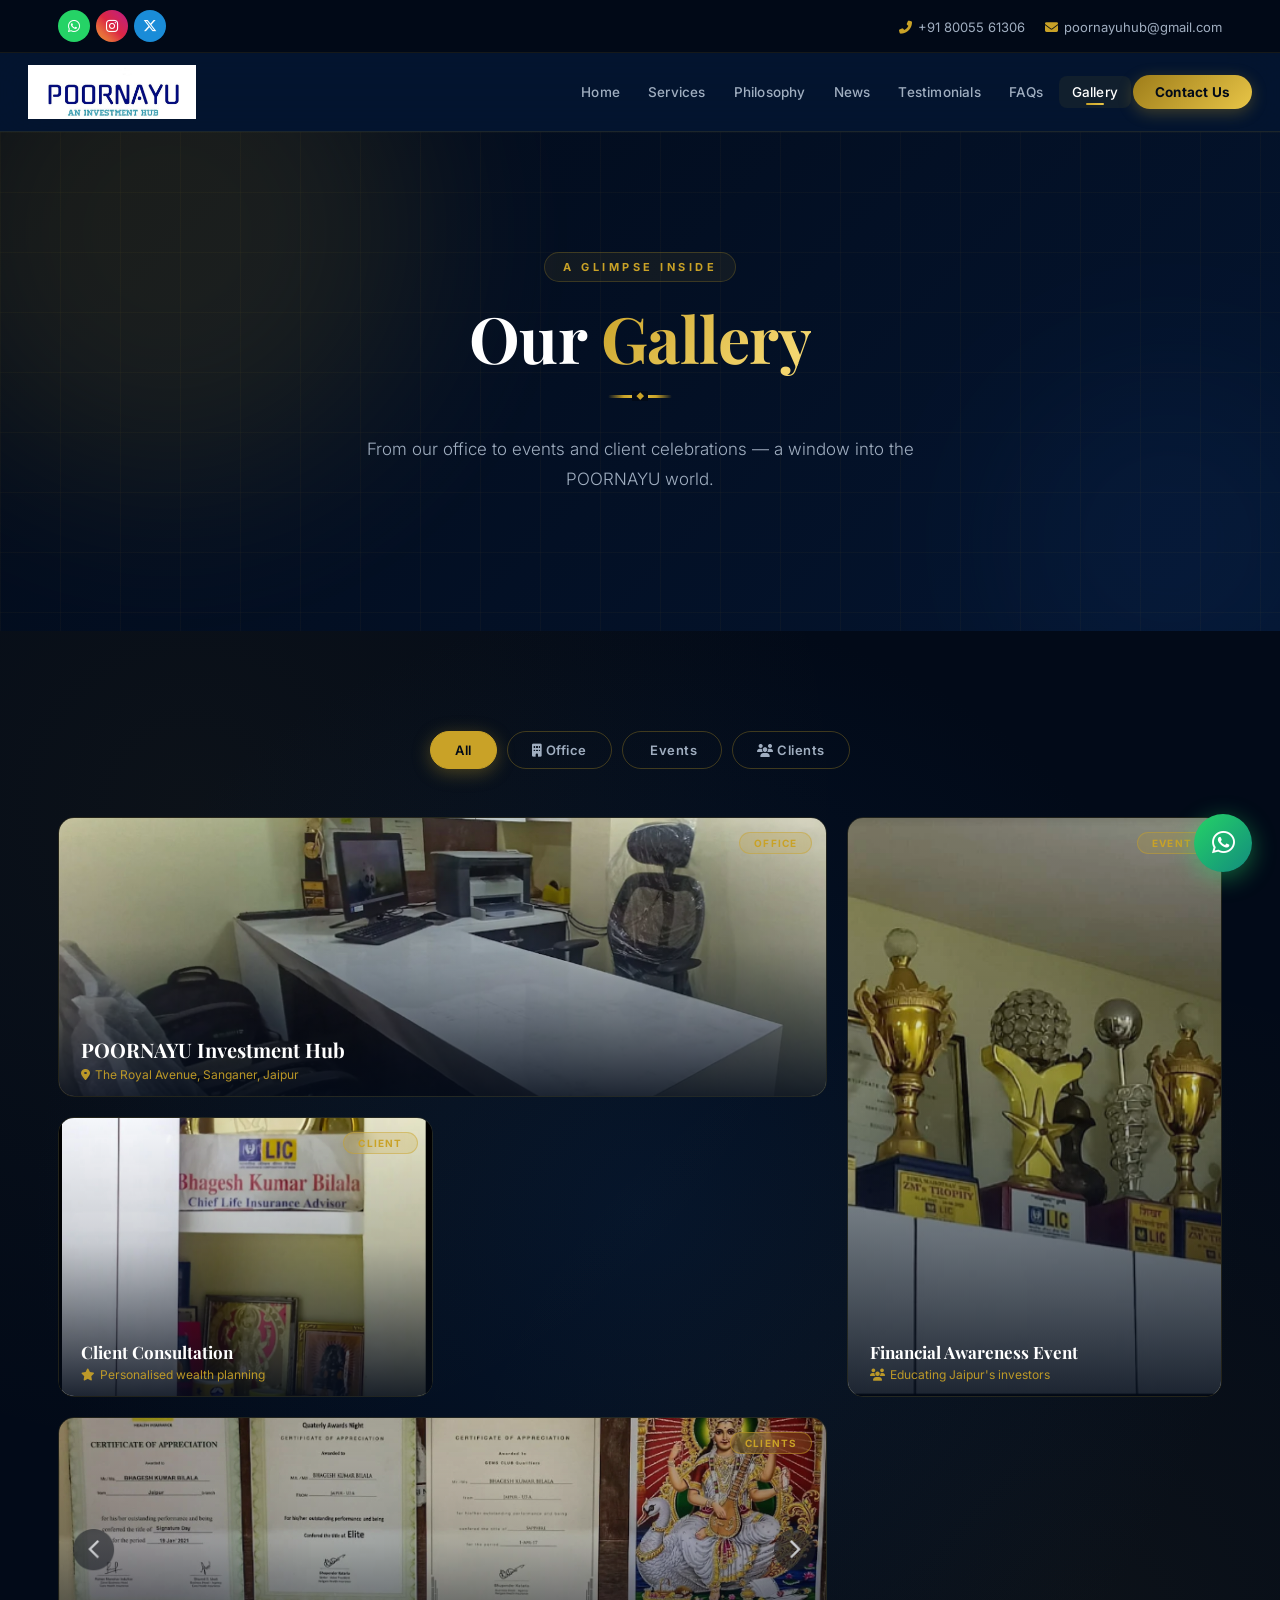
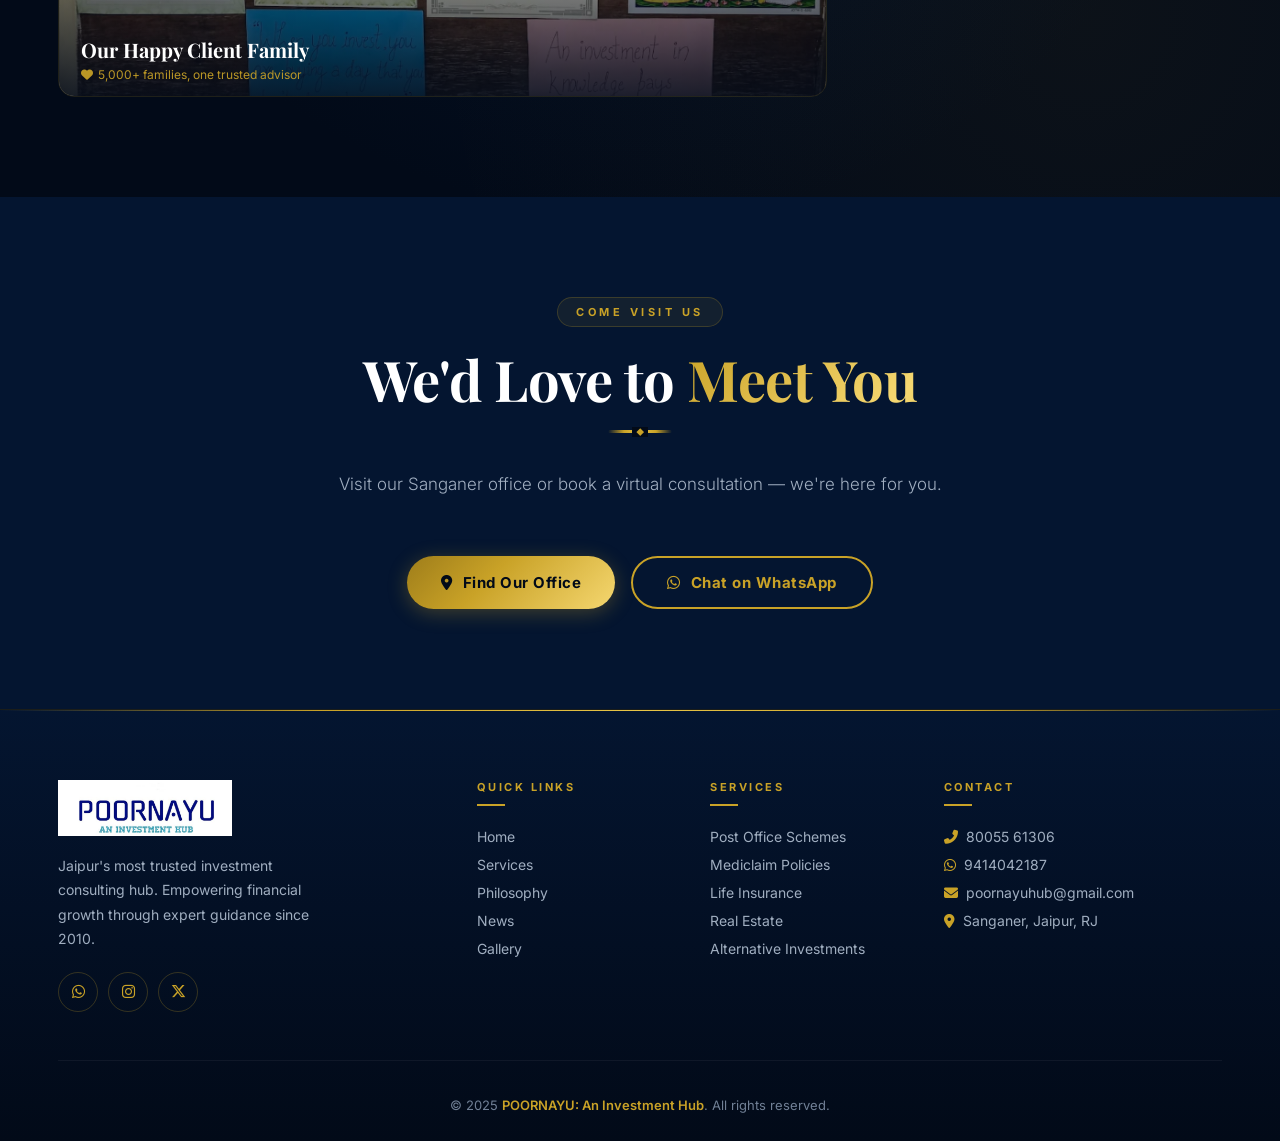
<file: gallery.html>
<!DOCTYPE html>
<html lang="en">

<head>
  <meta charset="UTF-8">
  <meta name="viewport" content="width=device-width, initial-scale=1.0">
  <meta name="description" content="POORNAYU Gallery — our office, events, and client moments in Jaipur.">
  <title>Gallery – POORNAYU Investment Hub</title>
  <link
    href="https://fonts.googleapis.com/css2?family=Cormorant+Garamond:wght@400;600;700&family=Inter:wght@300;400;500;600;700;800&family=Playfair+Display:wght@700;900&display=swap"
    rel="stylesheet">
  <link rel="stylesheet" href="https://cdnjs.cloudflare.com/ajax/libs/font-awesome/6.5.0/css/all.min.css">
  <link rel="stylesheet" href="https://unpkg.com/aos@2.3.4/dist/aos.css">
  <link rel="stylesheet" href="style.css">
  <style>
    .gallery-hero {
      min-height: 52vh;
      display: flex;
      align-items: center;
      justify-content: center;
      text-align: center;
      position: relative;
      background: linear-gradient(135deg, #020a18, #041530);
      overflow: hidden;
      padding: 120px 0 80px
    }

    .gallery-hero-orb {
      position: absolute;
      border-radius: 50%;
      filter: blur(90px);
      opacity: .12;
      pointer-events: none
    }

    .gallery-hero-orb-1 {
      width: 500px;
      height: 500px;
      background: var(--gold);
      top: -150px;
      left: -80px;
      animation: orbF 13s ease-in-out infinite
    }

    .gallery-hero-orb-2 {
      width: 340px;
      height: 340px;
      background: #1a4a8f;
      bottom: -80px;
      right: -60px;
      animation: orbF 17s ease-in-out infinite reverse
    }

    @keyframes orbF {

      0%,
      100% {
        transform: translateY(0)
      }

      50% {
        transform: translateY(-24px)
      }
    }

    /* FILTER TABS */
    .gal-tabs {
      display: flex;
      justify-content: center;
      gap: 10px;
      flex-wrap: wrap;
      margin-bottom: 48px
    }

    .gal-tab {
      padding: 10px 24px;
      border-radius: 50px;
      border: 1px solid rgba(201, 162, 39, .3);
      background: transparent;
      color: var(--text-muted);
      font-family: 'Inter', sans-serif;
      font-size: 13px;
      font-weight: 600;
      cursor: pointer;
      transition: var(--transition);
      letter-spacing: .5px
    }

    .gal-tab.active,
    .gal-tab:hover {
      background: var(--gold);
      color: var(--navy);
      border-color: var(--gold);
      box-shadow: 0 4px 18px rgba(201, 162, 39, .35)
    }

    /* GALLERY GRID */
    .gal-grid {
      display: grid;
      grid-template-columns: repeat(3, 1fr);
      grid-auto-rows: 280px;
      gap: 20px
    }

    .gal-item {
      position: relative;
      border-radius: 16px;
      overflow: hidden;
      border: 1px solid rgba(201, 162, 39, .15);
      cursor: pointer;
      transition: transform .35s, box-shadow .35s, border-color .35s
    }

    .gal-item:hover {
      border-color: rgba(201, 162, 39, .55);
      box-shadow: 0 20px 56px rgba(0, 0, 0, .4);
      transform: translateY(-4px) scale(1.01)
    }

    .gal-item.tall {
      grid-row: span 2
    }

    .gal-item.wide {
      grid-column: span 2
    }

    .gal-item.hidden {
      display: none
    }

    /* PHOTO */
    .gal-photo {
      position: absolute;
      inset: 0;
      background-size: cover;
      background-position: center;
      transition: transform .5s ease
    }

    .gal-item:hover .gal-photo {
      transform: scale(1.06)
    }

    .gal-grad {
      position: absolute;
      inset: 0;
      background: linear-gradient(to top, rgba(2, 10, 24, .88) 0%, rgba(2, 10, 24, .18) 55%, transparent 100%)
    }

    .gal-badge {
      position: absolute;
      top: 14px;
      right: 14px;
      background: rgba(201, 162, 39, .18);
      border: 1px solid rgba(201, 162, 39, .45);
      border-radius: 50px;
      padding: 4px 14px;
      font-size: 10px;
      font-weight: 700;
      color: var(--gold);
      font-family: 'Inter', sans-serif;
      letter-spacing: 1.2px;
      text-transform: uppercase;
      backdrop-filter: blur(8px)
    }

    .gal-caption {
      position: absolute;
      bottom: 0;
      left: 0;
      right: 0;
      padding: 20px 22px;
      transform: translateY(6px);
      transition: transform .35s
    }

    .gal-item:hover .gal-caption {
      transform: translateY(0)
    }

    .gal-caption-title {
      font-family: 'Playfair Display', serif;
      font-size: 17px;
      font-weight: 700;
      color: #fff;
      margin-bottom: 4px;
      line-height: 1.3
    }

    .gal-item.wide .gal-caption-title {
      font-size: 20px
    }

    .gal-caption-sub {
      font-size: 12px;
      color: rgba(201, 162, 39, .92);
      font-family: 'Inter', sans-serif
    }

    .gal-expand {
      position: absolute;
      top: 50%;
      left: 50%;
      transform: translate(-50%, -50%) scale(.7);
      width: 48px;
      height: 48px;
      background: rgba(201, 162, 39, .18);
      border: 1px solid rgba(201, 162, 39, .5);
      border-radius: 50%;
      display: flex;
      align-items: center;
      justify-content: center;
      font-size: 18px;
      color: var(--gold);
      opacity: 0;
      transition: all .35s;
      backdrop-filter: blur(8px)
    }

    .gal-item:hover .gal-expand {
      opacity: 1;
      transform: translate(-50%, -50%) scale(1)
    }

    /* LIGHTBOX */
    .lightbox {
      position: fixed;
      inset: 0;
      background: rgba(2, 10, 24, .97);
      z-index: 9999;
      display: none;
      align-items: center;
      justify-content: center;
      backdrop-filter: blur(16px)
    }

    .lightbox.open {
      display: flex
    }

    .lb-wrap {
      max-width: 840px;
      width: 92%;
      background: rgba(255, 255, 255, .04);
      border: 1px solid rgba(201, 162, 39, .2);
      border-radius: 24px;
      overflow: hidden;
      position: relative
    }

    .lb-img {
      width: 100%;
      height: 460px;
      background: center/cover no-repeat
    }

    .lb-body {
      padding: 28px 32px 32px
    }

    .lb-close {
      position: absolute;
      top: 14px;
      right: 14px;
      z-index: 2;
      width: 38px;
      height: 38px;
      background: rgba(2, 10, 24, .7);
      border: 1px solid rgba(201, 162, 39, .4);
      border-radius: 50%;
      display: flex;
      align-items: center;
      justify-content: center;
      font-size: 16px;
      color: var(--gold);
      cursor: pointer;
      transition: var(--transition);
      backdrop-filter: blur(8px)
    }

    .lb-close:hover {
      background: var(--gold);
      color: var(--navy)
    }

    .lb-title {
      font-family: 'Playfair Display', serif;
      font-size: 22px;
      font-weight: 700;
      color: #fff;
      margin-bottom: 8px
    }

    .lb-desc {
      font-size: 14px;
      color: var(--text-muted);
      line-height: 1.75;
      margin-bottom: 22px
    }

    @media(max-width:1024px) {
      .gal-grid {
        grid-template-columns: repeat(2, 1fr);
        grid-auto-rows: 240px
      }

      .gal-item.wide {
        grid-column: span 2
      }

      .gal-item.tall {
        grid-row: auto
      }
    }

    @media(max-width:640px) {
      .gal-grid {
        grid-template-columns: 1fr;
        grid-auto-rows: 240px
      }

      .gal-item.wide,
      .gal-item.tall {
        grid-column: auto;
        grid-row: auto
      }

      .lb-img {
        height: 240px
      }
    }
  </style>
</head>

<body>
  <div class="top-bar">
    <div class="container top-bar-inner">
      <div class="top-social"><a href="https://wa.me/919414042187" target="_blank" class="wa"><i
            class="fab fa-whatsapp"></i></a><a href="https://www.instagram.com/bhageshbilala" target="_blank"
          class="ig"><i class="fab fa-instagram"></i></a><a href="https://x.com/bhagesh_13" target="_blank"
          class="tw"><i class="fab fa-x-twitter"></i></a></div>
      <div class="top-contact"><a href="tel:+918005561306"><i class="fas fa-phone-alt"></i>+91 80055 61306</a><a
          href="mailto:poornayuhub@gmail.com"><i class="fas fa-envelope"></i>poornayuhub@gmail.com</a></div>
    </div>
  </div>
  <nav class="main-nav" id="main-nav">
    <div class="nav-inner">
      <a href="index.html" class="nav-logo"><img src="logo.jpg" alt="POORNAYU"></a>
      <div class="nav-links" id="nav-links"><a href="index.html">Home</a><a href="services.html">Services</a><a
          href="philosophy.html">Philosophy</a><a href="news.html">News</a><a
          href="testimonials.html">Testimonials</a><a href="faqs.html">FAQs</a><a href="gallery.html"
          class="active">Gallery</a><a href="contact.html" class="nav-cta">Contact Us</a></div>
      <div class="nav-hamburger" onclick="document.getElementById('nav-links').classList.toggle('open')">
        <span></span><span></span><span></span></div>
    </div>
  </nav>

  <!-- HERO -->
  <section class="gallery-hero">
    <div class="gallery-hero-orb gallery-hero-orb-1"></div>
    <div class="gallery-hero-orb gallery-hero-orb-2"></div>
    <div
      style="position:absolute;inset:0;background-image:linear-gradient(rgba(201,162,39,.04) 1px,transparent 1px),linear-gradient(90deg,rgba(201,162,39,.04) 1px,transparent 1px);background-size:60px 60px">
    </div>
    <div class="container" style="position:relative;z-index:2">
      <div class="section-tag" data-aos="fade-up">A Glimpse Inside</div>
      <h1 class="section-title" style="font-size:clamp(36px,5vw,66px)" data-aos="fade-up" data-aos-delay="100">Our
        <span>Gallery</span></h1>
      <div class="gold-divider" data-aos="fade-up" data-aos-delay="150"></div>
      <p class="section-subtitle" data-aos="fade-up" data-aos-delay="200">From our office to events and client
        celebrations — a window into the POORNAYU world.</p>
    </div>
  </section>

  <!-- GALLERY -->
  <section class="section-pad bg-pattern">
    <div class="container">
      <div class="gal-tabs" data-aos="fade-up">
        <button class="gal-tab active" data-gfilter="all">All</button>
        <button class="gal-tab" data-gfilter="office"><i class="fas fa-building"></i> Office</button>
        <button class="gal-tab" data-gfilter="events"><i class="fas fa-calendar-star"></i> Events</button>
        <button class="gal-tab" data-gfilter="clients"><i class="fas fa-users"></i> Clients</button>
      </div>

      <div class="gal-grid" id="galGrid">

        <!-- gallery1 — WIDE (2 cols) top-left featured -->
        <div class="gal-item wide" data-gcat="office" data-title="POORNAYU Investment Hub — Our Office"
          data-img="gallery1.png"
          data-desc="A glimpse of our premium office space at Sanganer, Jaipur — where every client consultation is held with warmth, privacy, and professionalism."
          data-aos="fade-up" data-aos-delay="80">
          <div class="gal-photo" style="background-image:url('gallery1.png')"></div>
          <div class="gal-grad"></div>
          <div class="gal-badge">Office</div>
          <div class="gal-expand"><i class="fas fa-expand-alt"></i></div>
          <div class="gal-caption">
            <div class="gal-caption-title">POORNAYU Investment Hub</div>
            <div class="gal-caption-sub"><i class="fas fa-map-marker-alt" style="margin-right:5px"></i>The Royal Avenue,
              Sanganer, Jaipur</div>
          </div>
        </div>

        <!-- gallery2 — TALL (2 rows) right column -->
        <div class="gal-item tall" data-gcat="events" data-title="Financial Awareness Session" data-img="gallery2.png"
          data-desc="One of our popular financial awareness sessions — educating clients on Post Office Schemes, LIC plans, and smart investment strategies for a secure future."
          data-aos="fade-up" data-aos-delay="120">
          <div class="gal-photo" style="background-image:url('gallery2.png')"></div>
          <div class="gal-grad"></div>
          <div class="gal-badge">Event</div>
          <div class="gal-expand"><i class="fas fa-expand-alt"></i></div>
          <div class="gal-caption">
            <div class="gal-caption-title">Financial Awareness Event</div>
            <div class="gal-caption-sub"><i class="fas fa-users" style="margin-right:5px"></i>Educating Jaipur's
              investors</div>
          </div>
        </div>

        <!-- gallery3 — Normal (1×1) -->
        <div class="gal-item" data-gcat="clients" data-title="Client Advisory Session" data-img="gallery3.png"
          data-desc="One-on-one advisory sessions — personalised, confidential, and focused entirely on each client's financial goals and future security."
          data-aos="fade-up" data-aos-delay="100">
          <div class="gal-photo" style="background-image:url('gallery3.png')"></div>
          <div class="gal-grad"></div>
          <div class="gal-badge">Client</div>
          <div class="gal-expand"><i class="fas fa-expand-alt"></i></div>
          <div class="gal-caption">
            <div class="gal-caption-title">Client Consultation</div>
            <div class="gal-caption-sub"><i class="fas fa-star" style="margin-right:5px"></i>Personalised wealth
              planning</div>
          </div>
        </div>

        <!-- gallery4 — WIDE (2 cols) bottom -->
        <div class="gal-item wide" data-gcat="clients" data-title="Our Happy Clients — The POORNAYU Family"
          data-img="gallery4.png"
          data-desc="Our clients are our biggest pride. These are the faces behind 5,000+ success stories built through trust, discipline, and expert guidance at POORNAYU."
          data-aos="fade-up" data-aos-delay="80">
          <div class="gal-photo" style="background-image:url('gallery4.png')"></div>
          <div class="gal-grad"></div>
          <div class="gal-badge">Clients</div>
          <div class="gal-expand"><i class="fas fa-expand-alt"></i></div>
          <div class="gal-caption">
            <div class="gal-caption-title">Our Happy Client Family</div>
            <div class="gal-caption-sub"><i class="fas fa-heart" style="margin-right:5px"></i>5,000+ families, one
              trusted advisor</div>
          </div>
        </div>

      </div>
    </div>
  </section>

  <!-- CTA -->
  <section class="section-pad" style="background:var(--navy-2);text-align:center">
    <div class="container" data-aos="fade-up">
      <div class="section-tag">Come Visit Us</div>
      <h2 class="section-title">We'd Love to <span>Meet You</span></h2>
      <div class="gold-divider"></div>
      <p class="section-subtitle">Visit our Sanganer office or book a virtual consultation — we're here for you.</p>
      <div style="display:flex;gap:16px;justify-content:center;flex-wrap:wrap;margin-top:12px">
        <a href="contact.html" class="btn btn-gold"><i class="fas fa-map-marker-alt"></i>Find Our Office</a>
        <a href="https://wa.me/919414042187" class="btn btn-outline" target="_blank"><i class="fab fa-whatsapp"></i>Chat
          on WhatsApp</a>
      </div>
    </div>
  </section>

  <!-- LIGHTBOX -->
  <div class="lightbox" id="lightbox" onclick="if(event.target.id==='lightbox')closeLightbox()">
    <div class="lb-wrap">
      <div class="lb-close" onclick="closeLightbox()"><i class="fas fa-times"></i></div>
      <div class="lb-img" id="lb-img"></div>
      <div class="lb-body">
        <div class="lb-title" id="lb-title"></div>
        <div class="lb-desc" id="lb-desc"></div>
        <a href="contact.html" class="btn btn-gold"><i class="fas fa-calendar-check"></i>Book a Consultation</a>
      </div>
    </div>
  </div>

  <footer>
    <div class="container">
      <div class="footer-grid">
        <div class="footer-brand"><img src="logo.jpg" alt="POORNAYU Logo">
          <p>Jaipur's most trusted investment consulting hub. Empowering financial growth through expert guidance since
            2010.</p>
          <div class="footer-social"><a href="https://wa.me/919414042187" target="_blank"><i
                class="fab fa-whatsapp"></i></a><a href="https://www.instagram.com/bhageshbilala" target="_blank"><i
                class="fab fa-instagram"></i></a><a href="https://x.com/bhagesh_13" target="_blank"><i
                class="fab fa-x-twitter"></i></a></div>
        </div>
        <div class="footer-col">
          <h4>Quick Links</h4><a href="index.html">Home</a><a href="services.html">Services</a><a
            href="philosophy.html">Philosophy</a><a href="news.html">News</a><a href="gallery.html">Gallery</a>
        </div>
        <div class="footer-col">
          <h4>Services</h4><a href="services.html">Post Office Schemes</a><a href="services.html">Mediclaim
            Policies</a><a href="services.html">Life Insurance</a><a href="services.html">Real Estate</a><a
            href="services.html">Alternative Investments</a>
        </div>
        <div class="footer-col">
          <h4>Contact</h4><a href="tel:8005561306"><i class="fas fa-phone-alt"
              style="margin-right:8px;color:var(--gold)"></i>80055 61306</a><a href="https://wa.me/919414042187"><i
              class="fab fa-whatsapp" style="margin-right:8px;color:var(--gold)"></i>9414042187</a><a
            href="mailto:poornayuhub@gmail.com"><i class="fas fa-envelope"
              style="margin-right:8px;color:var(--gold)"></i>poornayuhub@gmail.com</a><a href="#"><i
              class="fas fa-map-marker-alt" style="margin-right:8px;color:var(--gold)"></i>Sanganer, Jaipur, RJ</a>
        </div>
      </div>
      <div class="footer-bottom">&copy; 2025 <span>POORNAYU: An Investment Hub</span>. All rights reserved.</div>
    </div>
  </footer>
  <a href="https://wa.me/919414042187" class="whatsapp-float" target="_blank"><i class="fab fa-whatsapp"></i></a>
  <script src="https://unpkg.com/aos@2.3.4/dist/aos.js"></script>
  <script>
    AOS.init({ duration: 900, once: true, offset: 80 });
    window.addEventListener('scroll', function () { document.getElementById('main-nav').classList.toggle('scrolled', window.scrollY > 60); });

    // Filter tabs
    document.querySelectorAll('.gal-tab').forEach(function (btn) {
      btn.addEventListener('click', function () {
        document.querySelectorAll('.gal-tab').forEach(function (b) { b.classList.remove('active'); });
        btn.classList.add('active');
        var f = btn.dataset.gfilter;
        document.querySelectorAll('.gal-item').forEach(function (item) {
          item.classList.toggle('hidden', f !== 'all' && item.dataset.gcat !== f);
        });
      });
    });

    // Lightbox
    document.querySelectorAll('.gal-item').forEach(function (item) {
      item.addEventListener('click', function () {
        document.getElementById('lb-title').textContent = item.dataset.title || '';
        document.getElementById('lb-desc').textContent = item.dataset.desc || '';
        document.getElementById('lb-img').style.backgroundImage = "url('" + item.dataset.img + "')";
        document.getElementById('lightbox').classList.add('open');
      });
    });
    function closeLightbox() { document.getElementById('lightbox').classList.remove('open'); }
    document.addEventListener('keydown', function (e) { if (e.key === 'Escape') closeLightbox(); });
  </script>

  <!-- BACK TO TOP -->
  <button class="back-to-top" id="backToTop" aria-label="Back to top">
    <i class="fas fa-chevron-up"></i>
  </button>

  <!-- STICKY MOBILE CTA -->
  <div class="mobile-sticky-cta">
    <a href="tel:+918005561306" class="cta-call"><i class="fas fa-phone-alt"></i>Call Now</a>
    <a href="https://wa.me/919414042187" class="cta-wa" target="_blank"><i class="fab fa-whatsapp"></i>WhatsApp</a>
  </div>

  <script>
    // Back to top
    var btt = document.getElementById('backToTop');
    if(btt){
      window.addEventListener('scroll', function(){
        btt.classList.toggle('visible', window.scrollY > 300);
      });
      btt.addEventListener('click', function(){
        window.scrollTo({top:0, behavior:'smooth'});
      });
    }
    // Hamburger X toggle
    var ham = document.querySelector('.nav-hamburger');
    var navLinks = document.getElementById('nav-links');
    if(ham && navLinks){
      ham.addEventListener('click', function(){
        ham.classList.toggle('open');
      });
    }
  </script>
</body>

</html>
</file>
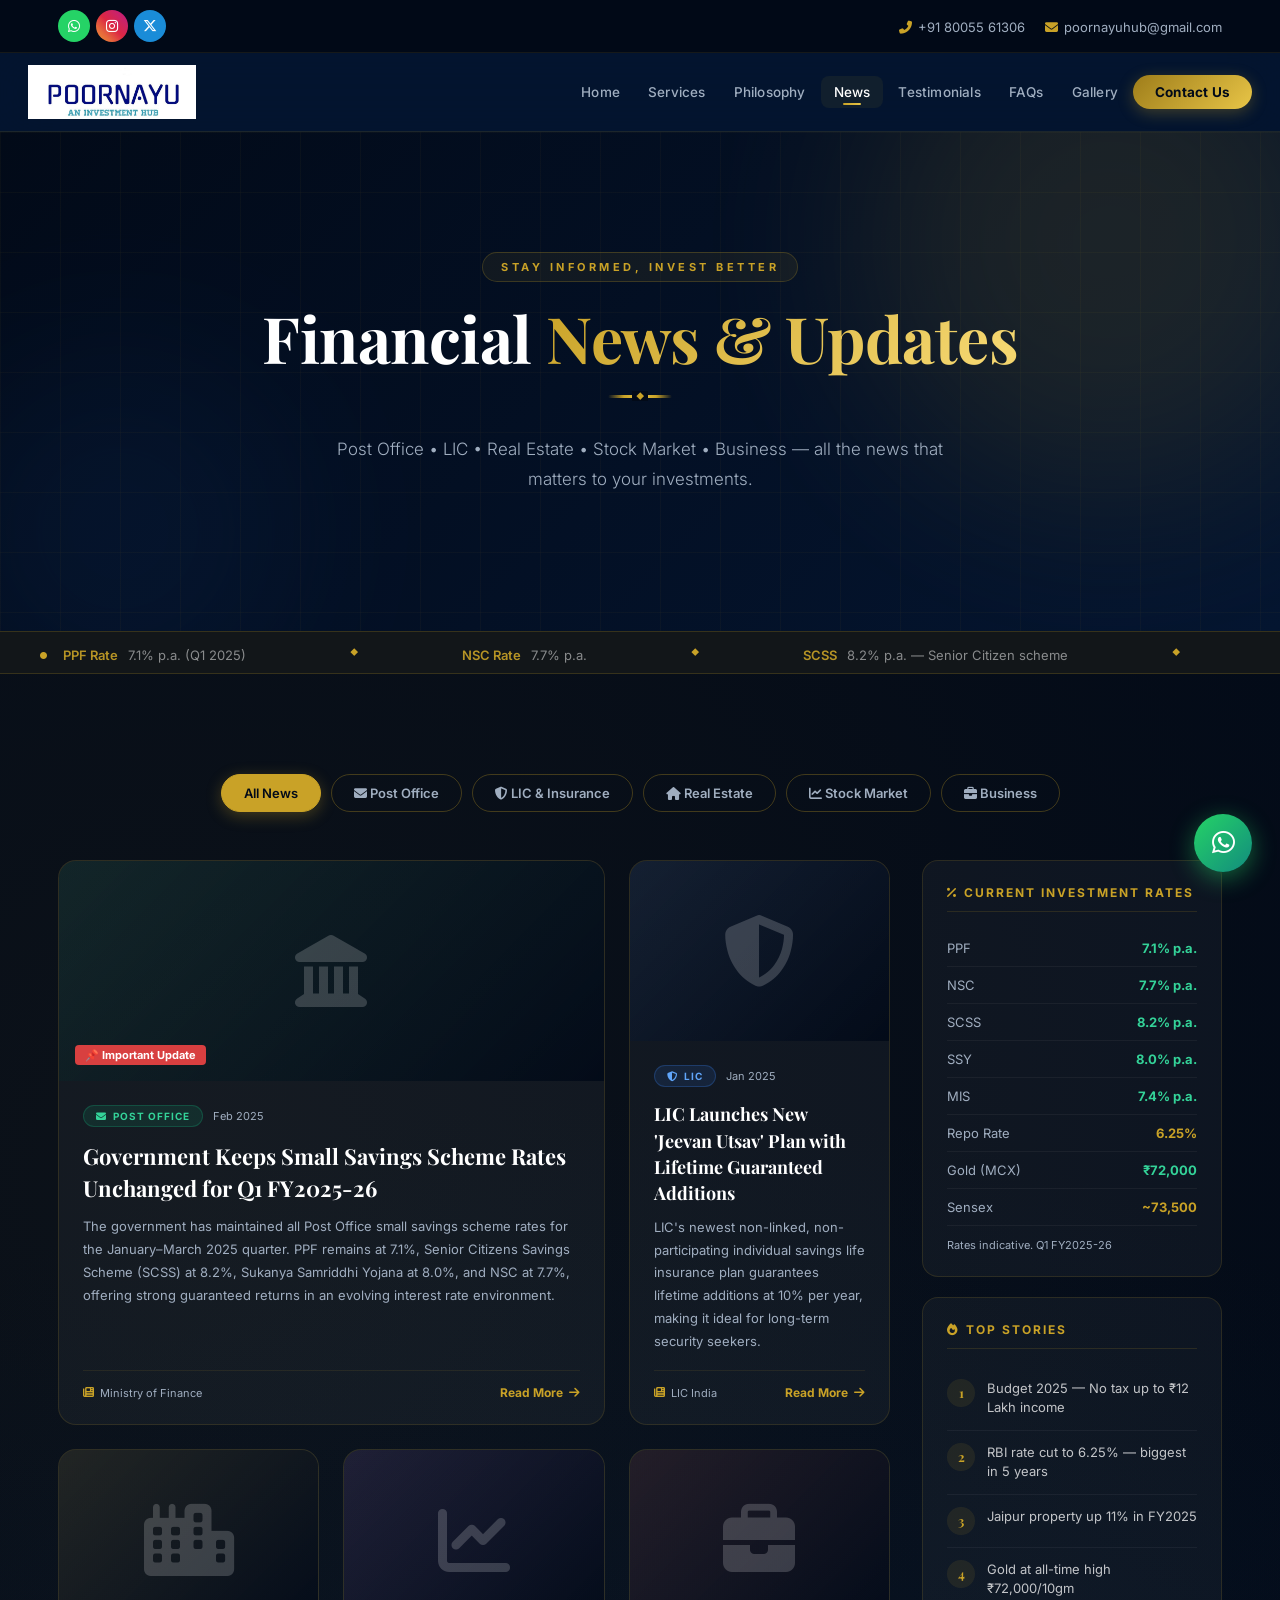
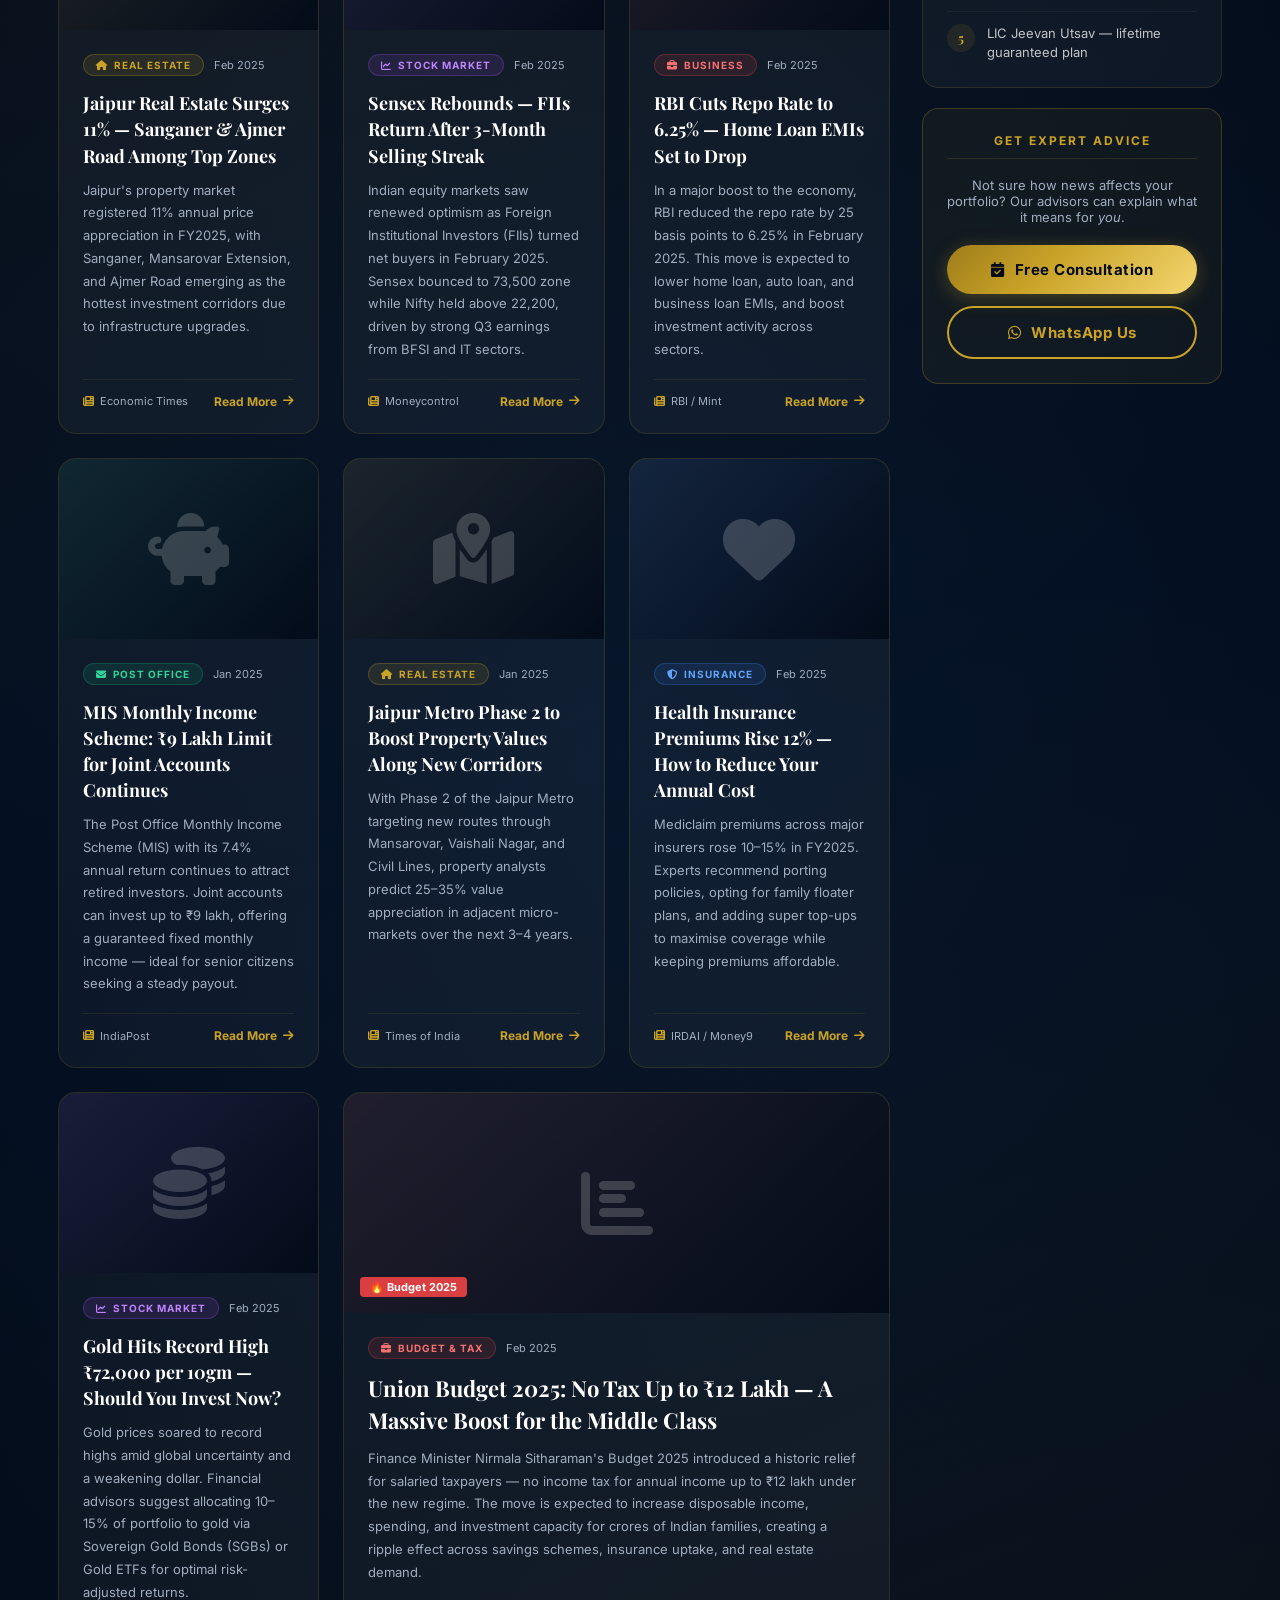
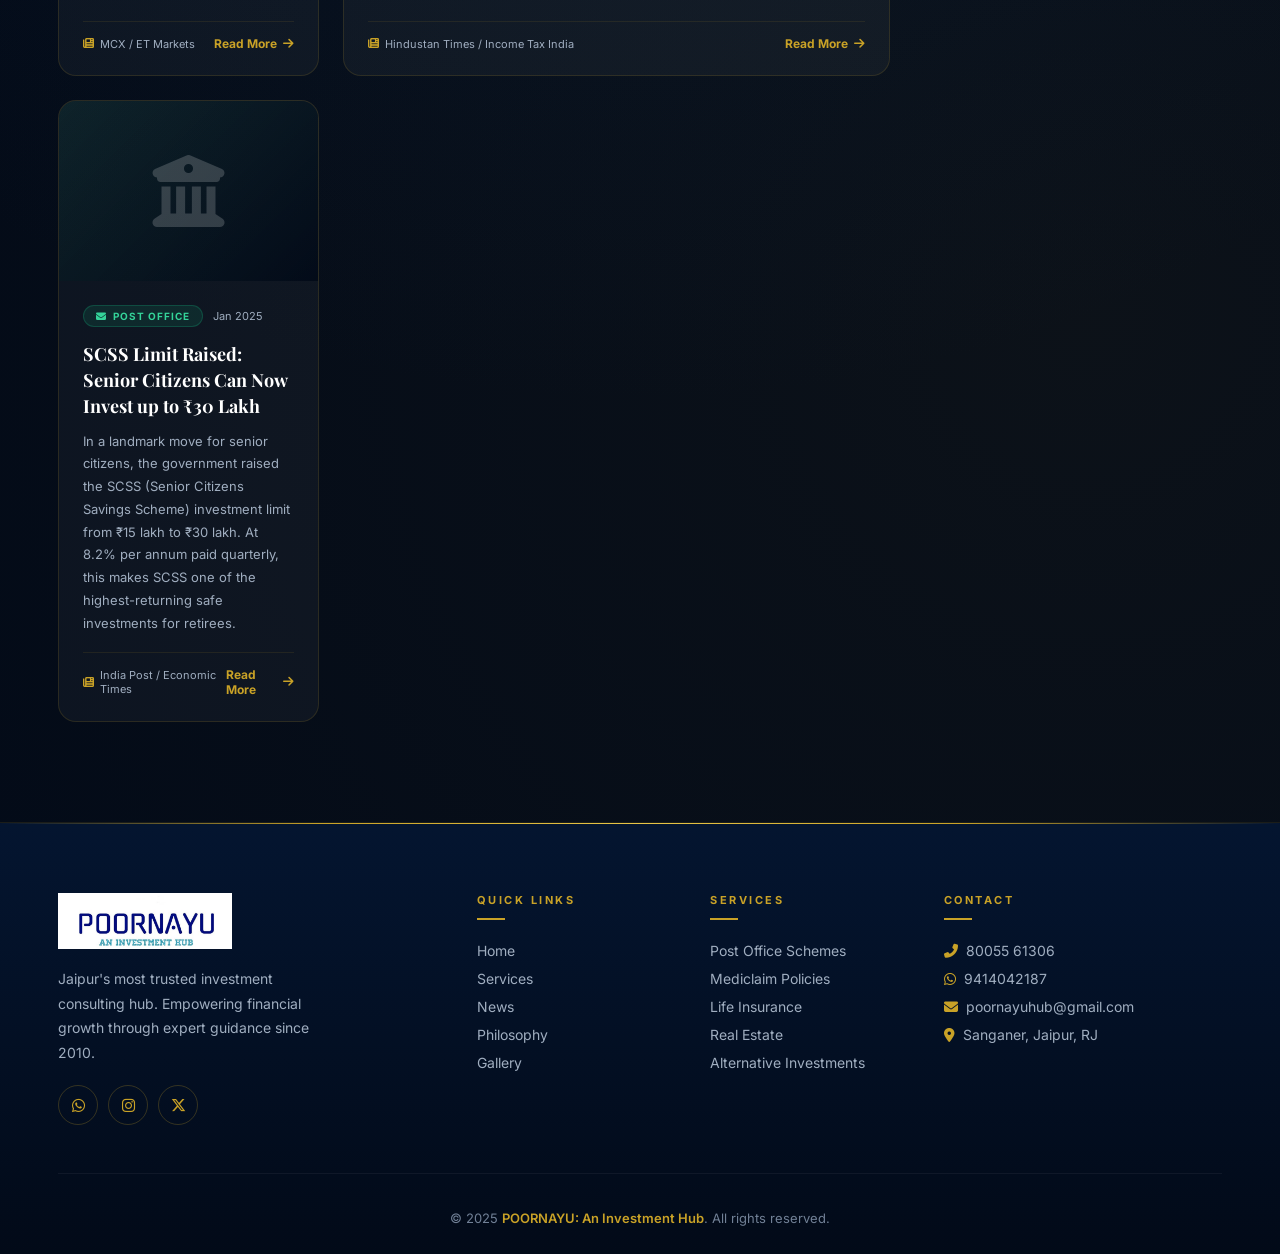
<file: news.html>
<!DOCTYPE html>
<html lang="en">

<head>
    <meta charset="UTF-8">
    <meta name="viewport" content="width=device-width, initial-scale=1.0">
    <meta name="description"
        content="Latest financial news — Post Office schemes, LIC updates, real estate in Jaipur, stock market insights and business news.">
    <title>Financial News – POORNAYU Investment Hub</title>
    <link
        href="https://fonts.googleapis.com/css2?family=Cormorant+Garamond:wght@400;600;700&family=Inter:wght@300;400;500;600;700;800&family=Playfair+Display:wght@700;900&display=swap"
        rel="stylesheet">
    <link rel="stylesheet" href="https://cdnjs.cloudflare.com/ajax/libs/font-awesome/6.5.0/css/all.min.css">
    <link rel="stylesheet" href="https://unpkg.com/aos@2.3.4/dist/aos.css">
    <link rel="stylesheet" href="style.css">
    <style>
        .news-hero {
            min-height: 52vh;
            display: flex;
            align-items: center;
            justify-content: center;
            text-align: center;
            position: relative;
            background: linear-gradient(135deg, #020a18, #041530);
            overflow: hidden;
            padding: 120px 0 80px
        }

        .news-hero-orb {
            position: absolute;
            border-radius: 50%;
            filter: blur(90px);
            opacity: .12;
            pointer-events: none
        }

        .news-hero-orb-1 {
            width: 500px;
            height: 500px;
            background: var(--gold);
            top: -140px;
            right: -80px;
            animation: orbF 12s ease-in-out infinite
        }

        .news-hero-orb-2 {
            width: 360px;
            height: 360px;
            background: #1a4a8f;
            bottom: -80px;
            left: -60px;
            animation: orbF 16s ease-in-out infinite reverse
        }

        @keyframes orbF {

            0%,
            100% {
                transform: translateY(0)
            }

            50% {
                transform: translateY(-24px)
            }
        }

        /* TICKER */
        .news-ticker {
            background: rgba(201, 162, 39, .08);
            border-top: 1px solid rgba(201, 162, 39, .2);
            border-bottom: 1px solid rgba(201, 162, 39, .2);
            padding: 10px 0;
            overflow: hidden;
            white-space: nowrap
        }

        .ticker-inner {
            display: inline-flex;
            gap: 56px;
            animation: ticker 40s linear infinite
        }

        @keyframes ticker {
            0% {
                transform: translateX(0)
            }

            100% {
                transform: translateX(-50%)
            }
        }

        .ticker-item {
            font-size: 13px;
            font-weight: 600;
            color: rgba(201, 162, 39, .9);
            flex-shrink: 0;
            font-family: 'Inter', sans-serif
        }

        .ticker-item span {
            color: rgba(255, 255, 255, .5);
            font-weight: 400
        }

        .ticker-dot {
            color: var(--gold);
            margin: 0 8px
        }

        /* CATEGORY FILTER */
        .news-cats {
            display: flex;
            gap: 10px;
            flex-wrap: wrap;
            justify-content: center;
            margin-bottom: 48px
        }

        .news-cat {
            background: transparent;
            border: 1px solid rgba(201, 162, 39, .3);
            color: var(--text-muted);
            padding: 10px 22px;
            border-radius: 50px;
            font-size: 13px;
            font-weight: 600;
            cursor: pointer;
            transition: var(--transition);
            font-family: 'Inter', sans-serif
        }

        .news-cat.active,
        .news-cat:hover {
            background: var(--gold);
            color: var(--navy);
            border-color: var(--gold);
            box-shadow: 0 4px 16px rgba(201, 162, 39, .3)
        }

        /* NEWS GRID */
        .news-grid {
            display: grid;
            grid-template-columns: repeat(3, 1fr);
            gap: 24px
        }

        .news-card {
            background: rgba(255, 255, 255, .04);
            border: 1px solid rgba(201, 162, 39, .15);
            border-radius: 18px;
            overflow: hidden;
            transition: var(--transition);
            display: flex;
            flex-direction: column
        }

        .news-card:hover {
            transform: translateY(-6px);
            border-color: rgba(201, 162, 39, .4);
            box-shadow: 0 20px 48px rgba(0, 0, 0, .28)
        }

        .news-card.featured {
            grid-column: span 2
        }

        .news-card.hidden {
            display: none
        }

        .news-card-img {
            height: 180px;
            display: flex;
            align-items: center;
            justify-content: center;
            position: relative;
            overflow: hidden
        }

        .news-card.featured .news-card-img {
            height: 220px
        }

        .news-card-body {
            padding: 24px;
            display: flex;
            flex-direction: column;
            flex: 1
        }

        .news-meta {
            display: flex;
            align-items: center;
            gap: 10px;
            margin-bottom: 14px;
            flex-wrap: wrap
        }

        .news-badge {
            display: inline-flex;
            align-items: center;
            gap: 6px;
            padding: 4px 12px;
            border-radius: 20px;
            font-size: 10px;
            font-weight: 700;
            letter-spacing: 1px;
            text-transform: uppercase;
            font-family: 'Inter', sans-serif
        }

        .badge-postoffice {
            background: rgba(16, 185, 129, .12);
            border: 1px solid rgba(16, 185, 129, .25);
            color: #34d399
        }

        .badge-lic {
            background: rgba(59, 130, 246, .12);
            border: 1px solid rgba(59, 130, 246, .25);
            color: #60a5fa
        }

        .badge-property {
            background: rgba(201, 162, 39, .12);
            border: 1px solid rgba(201, 162, 39, .25);
            color: var(--gold)
        }

        .badge-stock {
            background: rgba(168, 85, 247, .12);
            border: 1px solid rgba(168, 85, 247, .25);
            color: #c084fc
        }

        .badge-business {
            background: rgba(239, 68, 68, .12);
            border: 1px solid rgba(239, 68, 68, .25);
            color: #f87171
        }

        .news-date {
            font-size: 11px;
            color: var(--text-muted);
            font-family: 'Inter', sans-serif
        }

        .news-card h3 {
            font-family: 'Playfair Display', serif;
            font-size: 18px;
            font-weight: 700;
            color: var(--white);
            line-height: 1.45;
            margin-bottom: 10px;
            transition: color .3s
        }

        .news-card.featured h3 {
            font-size: 22px
        }

        .news-card:hover h3 {
            color: var(--gold)
        }

        .news-card p {
            font-size: 13px;
            color: var(--text-muted);
            line-height: 1.75;
            flex: 1
        }

        .news-card-footer {
            margin-top: 18px;
            padding-top: 14px;
            border-top: 1px solid rgba(201, 162, 39, .1);
            display: flex;
            align-items: center;
            justify-content: space-between
        }

        .news-source {
            font-size: 11px;
            color: var(--text-muted);
            font-family: 'Inter', sans-serif;
            display: flex;
            align-items: center;
            gap: 6px
        }

        .news-source i {
            color: var(--gold)
        }

        .news-read-more {
            font-size: 12px;
            font-weight: 700;
            color: var(--gold);
            font-family: 'Inter', sans-serif;
            display: flex;
            align-items: center;
            gap: 6px;
            cursor: pointer;
            transition: gap .3s;
            text-decoration: none
        }

        .news-read-more:hover {
            gap: 10px
        }

        /* ICON IMAGES FOR NEWS CARDS */
        .news-icon-bg {
            width: 100%;
            height: 100%;
            display: flex;
            align-items: center;
            justify-content: center;
            font-size: 72px;
            opacity: .18;
            position: absolute;
            inset: 0
        }

        .news-card-img-overlay {
            position: absolute;
            inset: 0;
            display: flex;
            align-items: flex-end;
            padding: 16px
        }

        .news-breaking {
            display: inline-block;
            background: rgba(239, 68, 68, .9);
            color: #fff;
            padding: 3px 10px;
            border-radius: 4px;
            font-size: 11px;
            font-weight: 700;
            font-family: 'Inter', sans-serif
        }

        /* SIDEBAR LAYOUT */
        .news-layout {
            display: grid;
            grid-template-columns: 1fr 300px;
            gap: 32px;
            align-items: start
        }

        .news-sidebar-card {
            background: rgba(255, 255, 255, .04);
            border: 1px solid rgba(201, 162, 39, .15);
            border-radius: 16px;
            padding: 24px;
            margin-bottom: 20px
        }

        .news-sidebar-card h4 {
            font-family: 'Inter', sans-serif;
            font-size: 12px;
            font-weight: 700;
            color: var(--gold);
            letter-spacing: 2px;
            text-transform: uppercase;
            margin-bottom: 18px;
            padding-bottom: 10px;
            border-bottom: 1px solid rgba(201, 162, 39, .15)
        }

        .sidebar-news-item {
            display: flex;
            gap: 12px;
            padding: 12px 0;
            border-bottom: 1px solid rgba(255, 255, 255, .05)
        }

        .sidebar-news-item:last-child {
            border-bottom: none;
            padding-bottom: 0
        }

        .sidebar-num {
            width: 28px;
            height: 28px;
            flex-shrink: 0;
            background: rgba(201, 162, 39, .1);
            border-radius: 50%;
            display: flex;
            align-items: center;
            justify-content: center;
            font-family: 'Playfair Display', serif;
            font-size: 13px;
            font-weight: 700;
            color: var(--gold)
        }

        .sidebar-news-title {
            font-size: 13px;
            color: rgba(255, 255, 255, .75);
            line-height: 1.5;
            transition: color .3s;
            cursor: pointer
        }

        .sidebar-news-title:hover {
            color: var(--gold)
        }

        .rates-table {
            width: 100%;
            border-collapse: collapse
        }

        .rates-table td {
            padding: 10px 0;
            border-bottom: 1px solid rgba(255, 255, 255, .05);
            font-size: 13px;
            font-family: 'Inter', sans-serif
        }

        .rates-table td:first-child {
            color: var(--text-muted)
        }

        .rates-table td:last-child {
            text-align: right;
            font-weight: 700;
            color: var(--gold)
        }

        .rate-up {
            color: #34d399 !important
        }

        .rate-down {
            color: #f87171 !important
        }

        @media(max-width:1100px) {
            .news-layout {
                grid-template-columns: 1fr
            }

            .news-sidebar {
                display: grid;
                grid-template-columns: 1fr 1fr;
                gap: 20px
            }
        }

        @media(max-width:768px) {
            .news-grid {
                grid-template-columns: 1fr
            }

            .news-card.featured {
                grid-column: span 1
            }

            .news-sidebar {
                grid-template-columns: 1fr
            }
        }
    </style>
</head>

<body>
    <div class="top-bar">
        <div class="container top-bar-inner">
            <div class="top-social"><a href="https://wa.me/919414042187" target="_blank" class="wa"><i
                        class="fab fa-whatsapp"></i></a><a href="https://www.instagram.com/bhageshbilala"
                    target="_blank" class="ig"><i class="fab fa-instagram"></i></a><a href="https://x.com/bhagesh_13"
                    target="_blank" class="tw"><i class="fab fa-x-twitter"></i></a></div>
            <div class="top-contact"><a href="tel:+918005561306"><i class="fas fa-phone-alt"></i>+91 80055 61306</a><a
                    href="mailto:poornayuhub@gmail.com"><i class="fas fa-envelope"></i>poornayuhub@gmail.com</a></div>
        </div>
    </div>
    <nav class="main-nav" id="main-nav">
        <div class="nav-inner">
            <a href="index.html" class="nav-logo"><img src="logo.jpg" alt="POORNAYU"></a>
            <div class="nav-links" id="nav-links"><a href="index.html">Home</a><a href="services.html">Services</a><a
                    href="philosophy.html">Philosophy</a><a href="news.html" class="active">News</a><a
                    href="testimonials.html">Testimonials</a><a href="faqs.html">FAQs</a><a
                    href="gallery.html">Gallery</a><a href="contact.html" class="nav-cta">Contact Us</a></div>
            <div class="nav-hamburger" onclick="document.getElementById('nav-links').classList.toggle('open')">
                <span></span><span></span><span></span></div>
        </div>
    </nav>

    <!-- HERO -->
    <section class="news-hero">
        <div class="news-hero-orb news-hero-orb-1"></div>
        <div class="news-hero-orb news-hero-orb-2"></div>
        <div
            style="position:absolute;inset:0;background-image:linear-gradient(rgba(201,162,39,.04) 1px,transparent 1px),linear-gradient(90deg,rgba(201,162,39,.04) 1px,transparent 1px);background-size:60px 60px">
        </div>
        <div class="container" style="position:relative;z-index:2">
            <div class="section-tag" data-aos="fade-up">Stay Informed, Invest Better</div>
            <h1 class="section-title" style="font-size:clamp(36px,5vw,66px)" data-aos="fade-up" data-aos-delay="100">
                Financial <span>News & Updates</span></h1>
            <div class="gold-divider" data-aos="fade-up" data-aos-delay="150"></div>
            <p class="section-subtitle" data-aos="fade-up" data-aos-delay="200">Post Office • LIC • Real Estate • Stock
                Market • Business — all the news that matters to your investments.</p>
        </div>
    </section>

    <!-- LIVE TICKER -->
    <div class="news-ticker">
        <div class="ticker-inner" id="tickerInner">
            <span class="ticker-item"><i class="fas fa-circle"
                    style="font-size:7px;margin-right:6px;color:var(--gold)"></i>PPF Rate <span>7.1% p.a. (Q1
                    2025)</span></span>
            <span class="ticker-dot">◆</span>
            <span class="ticker-item">NSC Rate <span>7.7% p.a.</span></span>
            <span class="ticker-dot">◆</span>
            <span class="ticker-item">SCSS <span>8.2% p.a. — Senior Citizen scheme</span></span>
            <span class="ticker-dot">◆</span>
            <span class="ticker-item">Sukanya Samriddhi <span>8.0% p.a.</span></span>
            <span class="ticker-dot">◆</span>
            <span class="ticker-item">Sensex <span>~73,500 pts</span></span>
            <span class="ticker-dot">◆</span>
            <span class="ticker-item">Nifty 50 <span>~22,250 pts</span></span>
            <span class="ticker-dot">◆</span>
            <span class="ticker-item">Gold <span>₹72,000/10gm (MCX)</span></span>
            <span class="ticker-dot">◆</span>
            <span class="ticker-item">Repo Rate <span>6.25% (RBI Feb 2025)</span></span>
            <span class="ticker-dot">◆</span>
            <span class="ticker-item">Jaipur Property Index <span>↑ 11% YoY</span></span>
            <span class="ticker-dot">◆</span>
            <span class="ticker-item">LIC Jeevan Utsav <span>Guaranteed returns plan — New launch</span></span>
            <span class="ticker-dot">◆</span>
            <!-- duplicate for seamless loop -->
            <span class="ticker-item"><i class="fas fa-circle"
                    style="font-size:7px;margin-right:6px;color:var(--gold)"></i>PPF Rate <span>7.1% p.a. (Q1
                    2025)</span></span>
            <span class="ticker-dot">◆</span>
            <span class="ticker-item">NSC Rate <span>7.7% p.a.</span></span>
            <span class="ticker-dot">◆</span>
            <span class="ticker-item">SCSS <span>8.2% p.a. — Senior Citizen scheme</span></span>
            <span class="ticker-dot">◆</span>
            <span class="ticker-item">Sukanya Samriddhi <span>8.0% p.a.</span></span>
            <span class="ticker-dot">◆</span>
            <span class="ticker-item">Sensex <span>~73,500 pts</span></span>
            <span class="ticker-dot">◆</span>
            <span class="ticker-item">Nifty 50 <span>~22,250 pts</span></span>
            <span class="ticker-dot">◆</span>
            <span class="ticker-item">Gold <span>₹72,000/10gm (MCX)</span></span>
            <span class="ticker-dot">◆</span>
            <span class="ticker-item">Repo Rate <span>6.25% (RBI Feb 2025)</span></span>
            <span class="ticker-dot">◆</span>
            <span class="ticker-item">Jaipur Property Index <span>↑ 11% YoY</span></span>
            <span class="ticker-dot">◆</span>
            <span class="ticker-item">LIC Jeevan Utsav <span>Guaranteed returns plan — New launch</span></span>
        </div>
    </div>

    <!-- MAIN SECTION -->
    <section class="section-pad bg-pattern">
        <div class="container">

            <!-- FILTER TABS -->
            <div class="news-cats" data-aos="fade-up">
                <button class="news-cat active" onclick="filterNews('all',this)">All News</button>
                <button class="news-cat" onclick="filterNews('postoffice',this)"><i class="fas fa-envelope"></i> Post
                    Office</button>
                <button class="news-cat" onclick="filterNews('lic',this)"><i class="fas fa-shield-alt"></i> LIC &
                    Insurance</button>
                <button class="news-cat" onclick="filterNews('property',this)"><i class="fas fa-home"></i> Real
                    Estate</button>
                <button class="news-cat" onclick="filterNews('stock',this)"><i class="fas fa-chart-line"></i> Stock
                    Market</button>
                <button class="news-cat" onclick="filterNews('business',this)"><i class="fas fa-briefcase"></i>
                    Business</button>
            </div>

            <div class="news-layout">
                <!-- NEWS GRID -->
                <div>
                    <div class="news-grid" id="newsGrid">

                        <!-- FEATURED: POST OFFICE -->
                        <div class="news-card featured" data-ncat="postoffice" data-aos="fade-up">
                            <div class="news-card-img"
                                style="background:linear-gradient(135deg,rgba(16,185,129,.08),rgba(2,10,24,.9))">
                                <div class="news-icon-bg"><i class="fas fa-landmark"></i></div>
                                <div class="news-card-img-overlay"><span class="news-breaking">📌 Important
                                        Update</span></div>
                            </div>
                            <div class="news-card-body">
                                <div class="news-meta"><span class="news-badge badge-postoffice"><i
                                            class="fas fa-envelope"></i>Post Office</span><span class="news-date">Feb
                                        2025</span></div>
                                <h3>Government Keeps Small Savings Scheme Rates Unchanged for Q1 FY2025-26</h3>
                                <p>The government has maintained all Post Office small savings scheme rates for the
                                    January–March 2025 quarter. PPF remains at 7.1%, Senior Citizens Savings Scheme
                                    (SCSS) at 8.2%, Sukanya Samriddhi Yojana at 8.0%, and NSC at 7.7%, offering strong
                                    guaranteed returns in an evolving interest rate environment.</p>
                                <div class="news-card-footer">
                                    <span class="news-source"><i class="fas fa-newspaper"></i>Ministry of Finance</span>
                                    <a class="news-read-more"
                                        href="https://www.financialexpress.com/money/post-office-small-savings-scheme-interest-rate-2025/"
                                        target="_blank">Read More <i class="fas fa-arrow-right"></i></a>
                                </div>
                            </div>
                        </div>

                        <!-- LIC -->
                        <div class="news-card" data-ncat="lic" data-aos="fade-up" data-aos-delay="100">
                            <div class="news-card-img"
                                style="background:linear-gradient(135deg,rgba(59,130,246,.08),rgba(2,10,24,.9))">
                                <div class="news-icon-bg"><i class="fas fa-shield-alt"></i></div>
                            </div>
                            <div class="news-card-body">
                                <div class="news-meta"><span class="news-badge badge-lic"><i
                                            class="fas fa-shield-alt"></i>LIC</span><span class="news-date">Jan
                                        2025</span></div>
                                <h3>LIC Launches New 'Jeevan Utsav' Plan with Lifetime Guaranteed Additions</h3>
                                <p>LIC's newest non-linked, non-participating individual savings life insurance plan
                                    guarantees lifetime additions at 10% per year, making it ideal for long-term
                                    security seekers.</p>
                                <div class="news-card-footer">
                                    <span class="news-source"><i class="fas fa-newspaper"></i>LIC India</span>
                                    <a class="news-read-more" href="https://licindia.in/" target="_blank">Read More <i
                                            class="fas fa-arrow-right"></i></a>
                                </div>
                            </div>
                        </div>

                        <!-- PROPERTY JAIPUR -->
                        <div class="news-card" data-ncat="property" data-aos="fade-up" data-aos-delay="100">
                            <div class="news-card-img"
                                style="background:linear-gradient(135deg,rgba(201,162,39,.08),rgba(2,10,24,.9))">
                                <div class="news-icon-bg"><i class="fas fa-city"></i></div>
                            </div>
                            <div class="news-card-body">
                                <div class="news-meta"><span class="news-badge badge-property"><i
                                            class="fas fa-home"></i>Real Estate</span><span class="news-date">Feb
                                        2025</span></div>
                                <h3>Jaipur Real Estate Surges 11% — Sanganer & Ajmer Road Among Top Zones</h3>
                                <p>Jaipur's property market registered 11% annual price appreciation in FY2025, with
                                    Sanganer, Mansarovar Extension, and Ajmer Road emerging as the hottest investment
                                    corridors due to infrastructure upgrades.</p>
                                <div class="news-card-footer">
                                    <span class="news-source"><i class="fas fa-newspaper"></i>Economic Times</span>
                                    <a class="news-read-more"
                                        href="https://economictimes.indiatimes.com/topic/jaipur-real-estate"
                                        target="_blank">Read More <i class="fas fa-arrow-right"></i></a>
                                </div>
                            </div>
                        </div>

                        <!-- STOCK MARKET -->
                        <div class="news-card" data-ncat="stock" data-aos="fade-up">
                            <div class="news-card-img"
                                style="background:linear-gradient(135deg,rgba(168,85,247,.08),rgba(2,10,24,.9))">
                                <div class="news-icon-bg"><i class="fas fa-chart-line"></i></div>
                            </div>
                            <div class="news-card-body">
                                <div class="news-meta"><span class="news-badge badge-stock"><i
                                            class="fas fa-chart-line"></i>Stock Market</span><span class="news-date">Feb
                                        2025</span></div>
                                <h3>Sensex Rebounds — FIIs Return After 3-Month Selling Streak</h3>
                                <p>Indian equity markets saw renewed optimism as Foreign Institutional Investors (FIIs)
                                    turned net buyers in February 2025. Sensex bounced to 73,500 zone while Nifty held
                                    above 22,200, driven by strong Q3 earnings from BFSI and IT sectors.</p>
                                <div class="news-card-footer">
                                    <span class="news-source"><i class="fas fa-newspaper"></i>Moneycontrol</span>
                                    <a class="news-read-more"
                                        href="https://www.moneycontrol.com/markets/indian-indices/" target="_blank">Read
                                        More <i class="fas fa-arrow-right"></i></a>
                                </div>
                            </div>
                        </div>

                        <!-- BUSINESS -->
                        <div class="news-card" data-ncat="business" data-aos="fade-up" data-aos-delay="100">
                            <div class="news-card-img"
                                style="background:linear-gradient(135deg,rgba(239,68,68,.08),rgba(2,10,24,.9))">
                                <div class="news-icon-bg"><i class="fas fa-briefcase"></i></div>
                            </div>
                            <div class="news-card-body">
                                <div class="news-meta"><span class="news-badge badge-business"><i
                                            class="fas fa-briefcase"></i>Business</span><span class="news-date">Feb
                                        2025</span></div>
                                <h3>RBI Cuts Repo Rate to 6.25% — Home Loan EMIs Set to Drop</h3>
                                <p>In a major boost to the economy, RBI reduced the repo rate by 25 basis points to
                                    6.25% in February 2025. This move is expected to lower home loan, auto loan, and
                                    business loan EMIs, and boost investment activity across sectors.</p>
                                <div class="news-card-footer">
                                    <span class="news-source"><i class="fas fa-newspaper"></i>RBI / Mint</span>
                                    <a class="news-read-more" href="https://www.livemint.com/economy/rbi-repo-rate/"
                                        target="_blank">Read More <i class="fas fa-arrow-right"></i></a>
                                </div>
                            </div>
                        </div>

                        <!-- POST OFFICE 2 -->
                        <div class="news-card" data-ncat="postoffice" data-aos="fade-up">
                            <div class="news-card-img"
                                style="background:linear-gradient(135deg,rgba(16,185,129,.08),rgba(2,10,24,.9))">
                                <div class="news-icon-bg"><i class="fas fa-piggy-bank"></i></div>
                            </div>
                            <div class="news-card-body">
                                <div class="news-meta"><span class="news-badge badge-postoffice"><i
                                            class="fas fa-envelope"></i>Post Office</span><span class="news-date">Jan
                                        2025</span></div>
                                <h3>MIS Monthly Income Scheme: ₹9 Lakh Limit for Joint Accounts Continues</h3>
                                <p>The Post Office Monthly Income Scheme (MIS) with its 7.4% annual return continues to
                                    attract retired investors. Joint accounts can invest up to ₹9 lakh, offering a
                                    guaranteed fixed monthly income — ideal for senior citizens seeking a steady payout.
                                </p>
                                <div class="news-card-footer">
                                    <span class="news-source"><i class="fas fa-newspaper"></i>IndiaPost</span>
                                    <a class="news-read-more"
                                        href="https://www.indiapost.gov.in/Financial/Pages/Content/Post-Office-Saving-Schemes.aspx"
                                        target="_blank">Read More <i class="fas fa-arrow-right"></i></a>
                                </div>
                            </div>
                        </div>

                        <!-- PROPERTY 2 -->
                        <div class="news-card" data-ncat="property" data-aos="fade-up" data-aos-delay="100">
                            <div class="news-card-img"
                                style="background:linear-gradient(135deg,rgba(201,162,39,.06),rgba(2,10,24,.9))">
                                <div class="news-icon-bg"><i class="fas fa-map-marked-alt"></i></div>
                            </div>
                            <div class="news-card-body">
                                <div class="news-meta"><span class="news-badge badge-property"><i
                                            class="fas fa-home"></i>Real Estate</span><span class="news-date">Jan
                                        2025</span></div>
                                <h3>Jaipur Metro Phase 2 to Boost Property Values Along New Corridors</h3>
                                <p>With Phase 2 of the Jaipur Metro targeting new routes through Mansarovar, Vaishali
                                    Nagar, and Civil Lines, property analysts predict 25–35% value appreciation in
                                    adjacent micro-markets over the next 3–4 years.</p>
                                <div class="news-card-footer">
                                    <span class="news-source"><i class="fas fa-newspaper"></i>Times of India</span>
                                    <a class="news-read-more"
                                        href="https://timesofindia.indiatimes.com/topic/jaipur-metro"
                                        target="_blank">Read More <i class="fas fa-arrow-right"></i></a>
                                </div>
                            </div>
                        </div>

                        <!-- LIC 2 -->
                        <div class="news-card" data-ncat="lic" data-aos="fade-up">
                            <div class="news-card-img"
                                style="background:linear-gradient(135deg,rgba(59,130,246,.08),rgba(2,10,24,.9))">
                                <div class="news-icon-bg"><i class="fas fa-heart"></i></div>
                            </div>
                            <div class="news-card-body">
                                <div class="news-meta"><span class="news-badge badge-lic"><i
                                            class="fas fa-shield-alt"></i>Insurance</span><span class="news-date">Feb
                                        2025</span></div>
                                <h3>Health Insurance Premiums Rise 12% — How to Reduce Your Annual Cost</h3>
                                <p>Mediclaim premiums across major insurers rose 10–15% in FY2025. Experts recommend
                                    porting policies, opting for family floater plans, and adding super top-ups to
                                    maximise coverage while keeping premiums affordable.</p>
                                <div class="news-card-footer">
                                    <span class="news-source"><i class="fas fa-newspaper"></i>IRDAI / Money9</span>
                                    <a class="news-read-more" href="https://www.money9.com/insurance"
                                        target="_blank">Read More <i class="fas fa-arrow-right"></i></a>
                                </div>
                            </div>
                        </div>

                        <!-- STOCK 2 -->
                        <div class="news-card" data-ncat="stock" data-aos="fade-up" data-aos-delay="100">
                            <div class="news-card-img"
                                style="background:linear-gradient(135deg,rgba(168,85,247,.08),rgba(2,10,24,.9))">
                                <div class="news-icon-bg"><i class="fas fa-coins"></i></div>
                            </div>
                            <div class="news-card-body">
                                <div class="news-meta"><span class="news-badge badge-stock"><i
                                            class="fas fa-chart-line"></i>Stock Market</span><span class="news-date">Feb
                                        2025</span></div>
                                <h3>Gold Hits Record High ₹72,000 per 10gm — Should You Invest Now?</h3>
                                <p>Gold prices soared to record highs amid global uncertainty and a weakening dollar.
                                    Financial advisors suggest allocating 10–15% of portfolio to gold via Sovereign Gold
                                    Bonds (SGBs) or Gold ETFs for optimal risk-adjusted returns.</p>
                                <div class="news-card-footer">
                                    <span class="news-source"><i class="fas fa-newspaper"></i>MCX / ET Markets</span>
                                    <a class="news-read-more"
                                        href="https://economictimes.indiatimes.com/markets/commodities/mcx-gold-silver-today"
                                        target="_blank">Read More <i class="fas fa-arrow-right"></i></a>
                                </div>
                            </div>
                        </div>

                        <!-- BUSINESS 2 -->
                        <div class="news-card featured" data-ncat="business" data-aos="fade-up">
                            <div class="news-card-img"
                                style="background:linear-gradient(135deg,rgba(239,68,68,.08),rgba(2,10,24,.9))">
                                <div class="news-icon-bg"><i class="fas fa-chart-bar"></i></div>
                                <div class="news-card-img-overlay"><span class="news-breaking">🔥 Budget 2025</span>
                                </div>
                            </div>
                            <div class="news-card-body">
                                <div class="news-meta"><span class="news-badge badge-business"><i
                                            class="fas fa-briefcase"></i>Budget & Tax</span><span class="news-date">Feb
                                        2025</span></div>
                                <h3>Union Budget 2025: No Tax Up to ₹12 Lakh — A Massive Boost for the Middle Class</h3>
                                <p>Finance Minister Nirmala Sitharaman's Budget 2025 introduced a historic relief for
                                    salaried taxpayers — no income tax for annual income up to ₹12 lakh under the new
                                    regime. The move is expected to increase disposable income, spending, and investment
                                    capacity for crores of Indian families, creating a ripple effect across savings
                                    schemes, insurance uptake, and real estate demand.</p>
                                <div class="news-card-footer">
                                    <span class="news-source"><i class="fas fa-newspaper"></i>Hindustan Times / Income
                                        Tax India</span>
                                    <a class="news-read-more" href="https://incometaxindia.gov.in/" target="_blank">Read
                                        More <i class="fas fa-arrow-right"></i></a>
                                </div>
                            </div>
                        </div>

                        <!-- POST OFFICE 3 -->
                        <div class="news-card" data-ncat="postoffice" data-aos="fade-up">
                            <div class="news-card-img"
                                style="background:linear-gradient(135deg,rgba(16,185,129,.08),rgba(2,10,24,.9))">
                                <div class="news-icon-bg"><i class="fas fa-university"></i></div>
                            </div>
                            <div class="news-card-body">
                                <div class="news-meta"><span class="news-badge badge-postoffice"><i
                                            class="fas fa-envelope"></i>Post Office</span><span class="news-date">Jan
                                        2025</span></div>
                                <h3>SCSS Limit Raised: Senior Citizens Can Now Invest up to ₹30 Lakh</h3>
                                <p>In a landmark move for senior citizens, the government raised the SCSS (Senior
                                    Citizens Savings Scheme) investment limit from ₹15 lakh to ₹30 lakh. At 8.2% per
                                    annum paid quarterly, this makes SCSS one of the highest-returning safe investments
                                    for retirees.</p>
                                <div class="news-card-footer">
                                    <span class="news-source"><i class="fas fa-newspaper"></i>India Post / Economic
                                        Times</span>
                                    <a class="news-read-more"
                                        href="https://www.indiapost.gov.in/Financial/Pages/Content/Post-Office-Saving-Schemes.aspx"
                                        target="_blank">Read More <i class="fas fa-arrow-right"></i></a>
                                </div>
                            </div>
                        </div>

                    </div><!-- /news-grid -->
                </div><!-- /main col -->

                <!-- SIDEBAR -->
                <div class="news-sidebar">
                    <!-- CURRENT RATES -->
                    <div class="news-sidebar-card" data-aos="fade-left">
                        <h4><i class="fas fa-percentage" style="margin-right:6px"></i>Current Investment Rates</h4>
                        <table class="rates-table">
                            <tr>
                                <td>PPF</td>
                                <td class="rate-up">7.1% p.a.</td>
                            </tr>
                            <tr>
                                <td>NSC</td>
                                <td class="rate-up">7.7% p.a.</td>
                            </tr>
                            <tr>
                                <td>SCSS</td>
                                <td class="rate-up">8.2% p.a.</td>
                            </tr>
                            <tr>
                                <td>SSY</td>
                                <td class="rate-up">8.0% p.a.</td>
                            </tr>
                            <tr>
                                <td>MIS</td>
                                <td class="rate-up">7.4% p.a.</td>
                            </tr>
                            <tr>
                                <td>Repo Rate</td>
                                <td style="color:var(--gold)">6.25%</td>
                            </tr>
                            <tr>
                                <td>Gold (MCX)</td>
                                <td class="rate-up">₹72,000</td>
                            </tr>
                            <tr>
                                <td>Sensex</td>
                                <td style="color:var(--gold)">~73,500</td>
                            </tr>
                        </table>
                        <div
                            style="margin-top:12px;font-size:11px;color:var(--text-muted);font-family:'Inter',sans-serif">
                            Rates indicative. Q1 FY2025-26</div>
                    </div>

                    <!-- TOP STORIES -->
                    <div class="news-sidebar-card" data-aos="fade-left" data-aos-delay="100">
                        <h4><i class="fas fa-fire" style="margin-right:6px"></i>Top Stories</h4>
                        <div class="sidebar-news-item">
                            <div class="sidebar-num">1</div>
                            <div class="sidebar-news-title">Budget 2025 — No tax up to ₹12 Lakh income</div>
                        </div>
                        <div class="sidebar-news-item">
                            <div class="sidebar-num">2</div>
                            <div class="sidebar-news-title">RBI rate cut to 6.25% — biggest in 5 years</div>
                        </div>
                        <div class="sidebar-news-item">
                            <div class="sidebar-num">3</div>
                            <div class="sidebar-news-title">Jaipur property up 11% in FY2025</div>
                        </div>
                        <div class="sidebar-news-item">
                            <div class="sidebar-num">4</div>
                            <div class="sidebar-num" style="display:none"></div>
                            <div class="sidebar-news-title">Gold at all-time high ₹72,000/10gm</div>
                        </div>
                        <div class="sidebar-news-item">
                            <div class="sidebar-num">5</div>
                            <div class="sidebar-news-title">LIC Jeevan Utsav — lifetime guaranteed plan</div>
                        </div>
                    </div>

                    <!-- CTA -->
                    <div class="news-sidebar-card"
                        style="background:rgba(201,162,39,.06);border-color:rgba(201,162,39,.25);text-align:center"
                        data-aos="fade-left" data-aos-delay="150">
                        <h4 style="text-align:center">Get Expert Advice</h4>
                        <p
                            style="font-size:13px;color:var(--text-muted);margin-bottom:20px;font-family:'Inter',sans-serif">
                            Not sure how news affects your portfolio? Our advisors can explain what it means for
                            <em>you</em>.</p>
                        <a href="contact.html" class="btn btn-gold"
                            style="width:100%;justify-content:center;margin-bottom:12px"><i
                                class="fas fa-calendar-check"></i>Free Consultation</a>
                        <a href="https://wa.me/919414042187" class="btn btn-outline"
                            style="width:100%;justify-content:center" target="_blank"><i
                                class="fab fa-whatsapp"></i>WhatsApp Us</a>
                    </div>
                </div><!-- /sidebar -->

            </div><!-- /news-layout -->
        </div>
    </section>

    <footer>
        <div class="container">
            <div class="footer-grid">
                <div class="footer-brand"><img src="logo.jpg" alt="POORNAYU Logo">
                    <p>Jaipur's most trusted investment consulting hub. Empowering financial growth through expert
                        guidance since 2010.</p>
                    <div class="footer-social"><a href="https://wa.me/919414042187" target="_blank"><i
                                class="fab fa-whatsapp"></i></a><a href="https://www.instagram.com/bhageshbilala"
                            target="_blank"><i class="fab fa-instagram"></i></a><a href="https://x.com/bhagesh_13"
                            target="_blank"><i class="fab fa-x-twitter"></i></a></div>
                </div>
                <div class="footer-col">
                    <h4>Quick Links</h4><a href="index.html">Home</a><a href="services.html">Services</a><a
                        href="news.html">News</a><a href="philosophy.html">Philosophy</a><a
                        href="gallery.html">Gallery</a>
                </div>
                <div class="footer-col">
                    <h4>Services</h4><a href="services.html">Post Office Schemes</a><a href="services.html">Mediclaim
                        Policies</a><a href="services.html">Life Insurance</a><a href="services.html">Real Estate</a><a
                        href="services.html">Alternative Investments</a>
                </div>
                <div class="footer-col">
                    <h4>Contact</h4><a href="tel:8005561306"><i class="fas fa-phone-alt"
                            style="margin-right:8px;color:var(--gold)"></i>80055 61306</a><a
                        href="https://wa.me/919414042187"><i class="fab fa-whatsapp"
                            style="margin-right:8px;color:var(--gold)"></i>9414042187</a><a
                        href="mailto:poornayuhub@gmail.com"><i class="fas fa-envelope"
                            style="margin-right:8px;color:var(--gold)"></i>poornayuhub@gmail.com</a><a href="#"><i
                            class="fas fa-map-marker-alt" style="margin-right:8px;color:var(--gold)"></i>Sanganer,
                        Jaipur, RJ</a>
                </div>
            </div>
            <div class="footer-bottom">&copy; 2025 <span>POORNAYU: An Investment Hub</span>. All rights reserved.</div>
        </div>
    </footer>
    <a href="https://wa.me/919414042187" class="whatsapp-float" target="_blank"><i class="fab fa-whatsapp"></i></a>
    <script src="https://unpkg.com/aos@2.3.4/dist/aos.js"></script>
    <script>
        AOS.init({ duration: 900, once: true, offset: 80 });
        window.addEventListener('scroll', function () { document.getElementById('main-nav').classList.toggle('scrolled', window.scrollY > 60); });
        function filterNews(cat, btn) {
            document.querySelectorAll('.news-cat').forEach(function (b) { b.classList.remove('active'); });
            btn.classList.add('active');
            document.querySelectorAll('.news-card').forEach(function (card) {
                card.classList.toggle('hidden', cat !== 'all' && card.dataset.ncat !== cat);
            });
        }
    </script>

  <!-- BACK TO TOP -->
  <button class="back-to-top" id="backToTop" aria-label="Back to top">
    <i class="fas fa-chevron-up"></i>
  </button>

  <!-- STICKY MOBILE CTA -->
  <div class="mobile-sticky-cta">
    <a href="tel:+918005561306" class="cta-call"><i class="fas fa-phone-alt"></i>Call Now</a>
    <a href="https://wa.me/919414042187" class="cta-wa" target="_blank"><i class="fab fa-whatsapp"></i>WhatsApp</a>
  </div>

  <script>
    // Back to top
    var btt = document.getElementById('backToTop');
    if(btt){
      window.addEventListener('scroll', function(){
        btt.classList.toggle('visible', window.scrollY > 300);
      });
      btt.addEventListener('click', function(){
        window.scrollTo({top:0, behavior:'smooth'});
      });
    }
    // Hamburger X toggle
    var ham = document.querySelector('.nav-hamburger');
    var navLinks = document.getElementById('nav-links');
    if(ham && navLinks){
      ham.addEventListener('click', function(){
        ham.classList.toggle('open');
      });
    }
  </script>
</body>

</html>
</file>
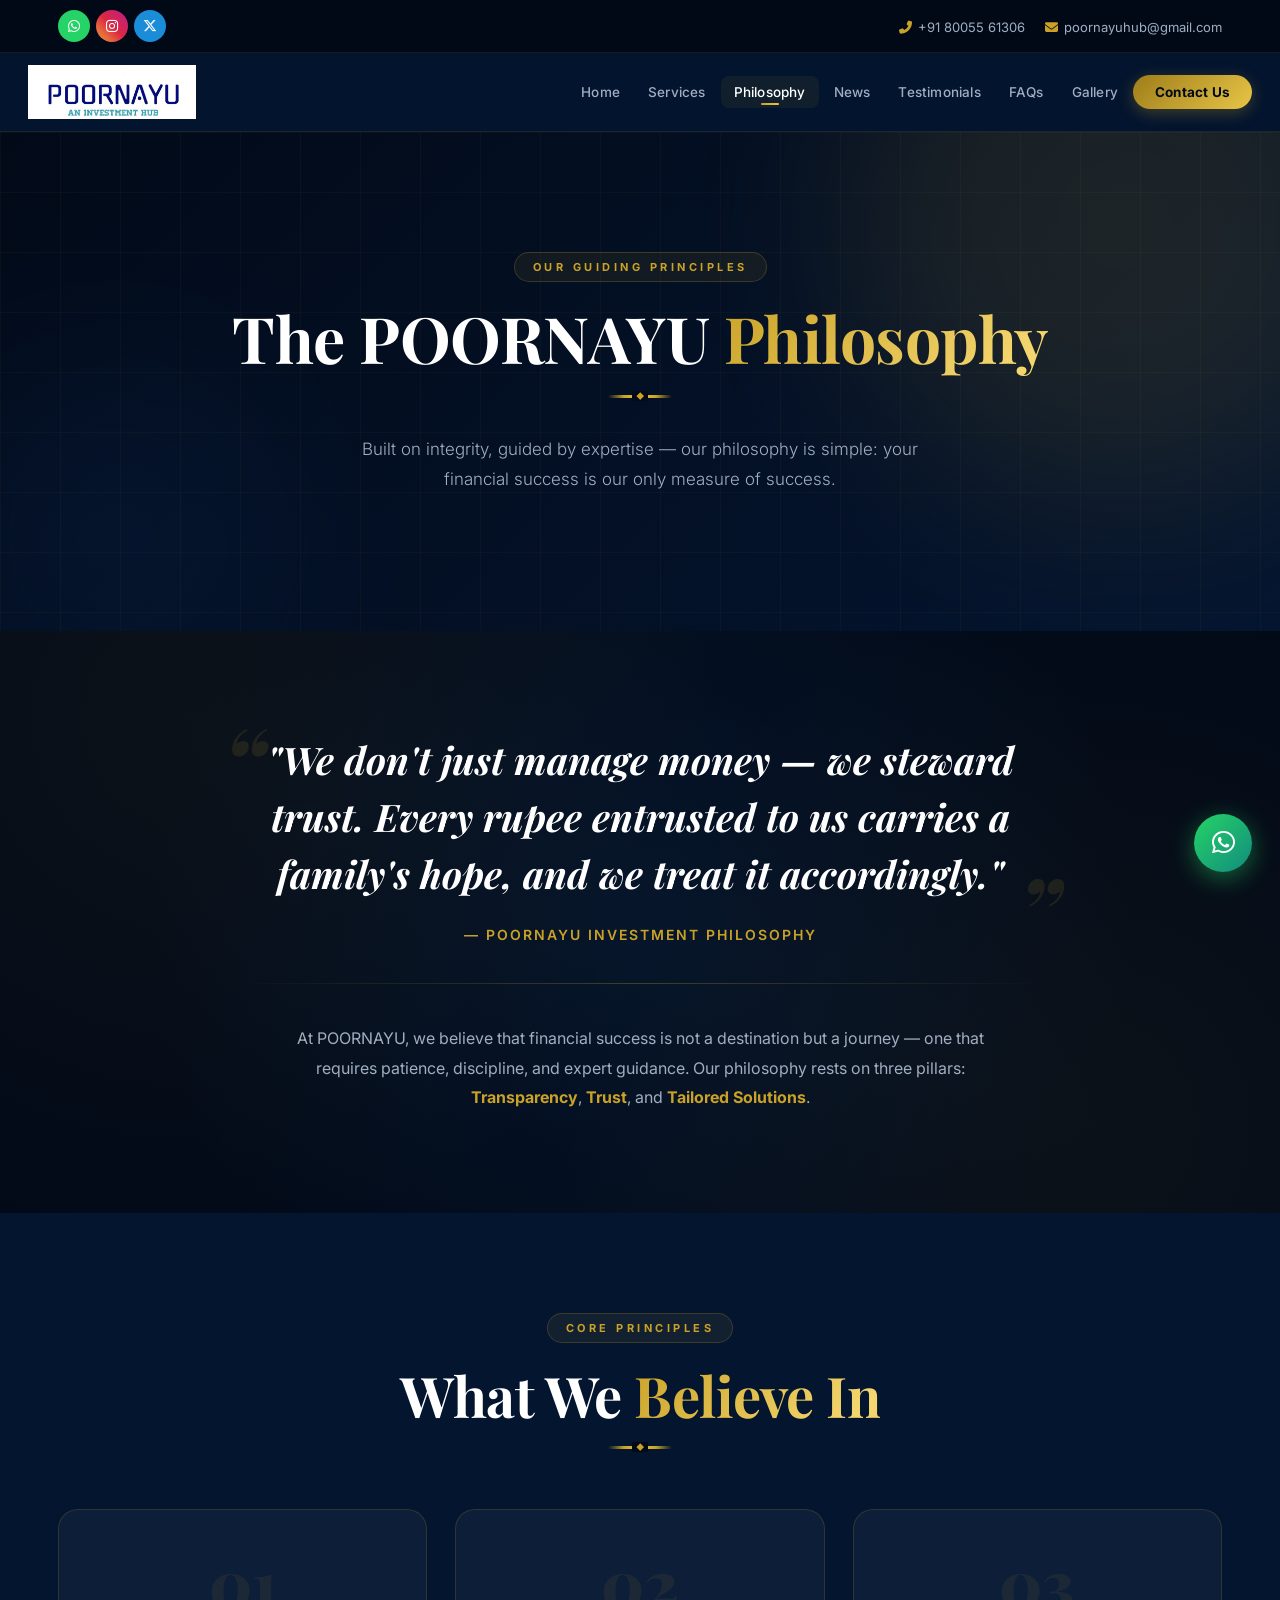
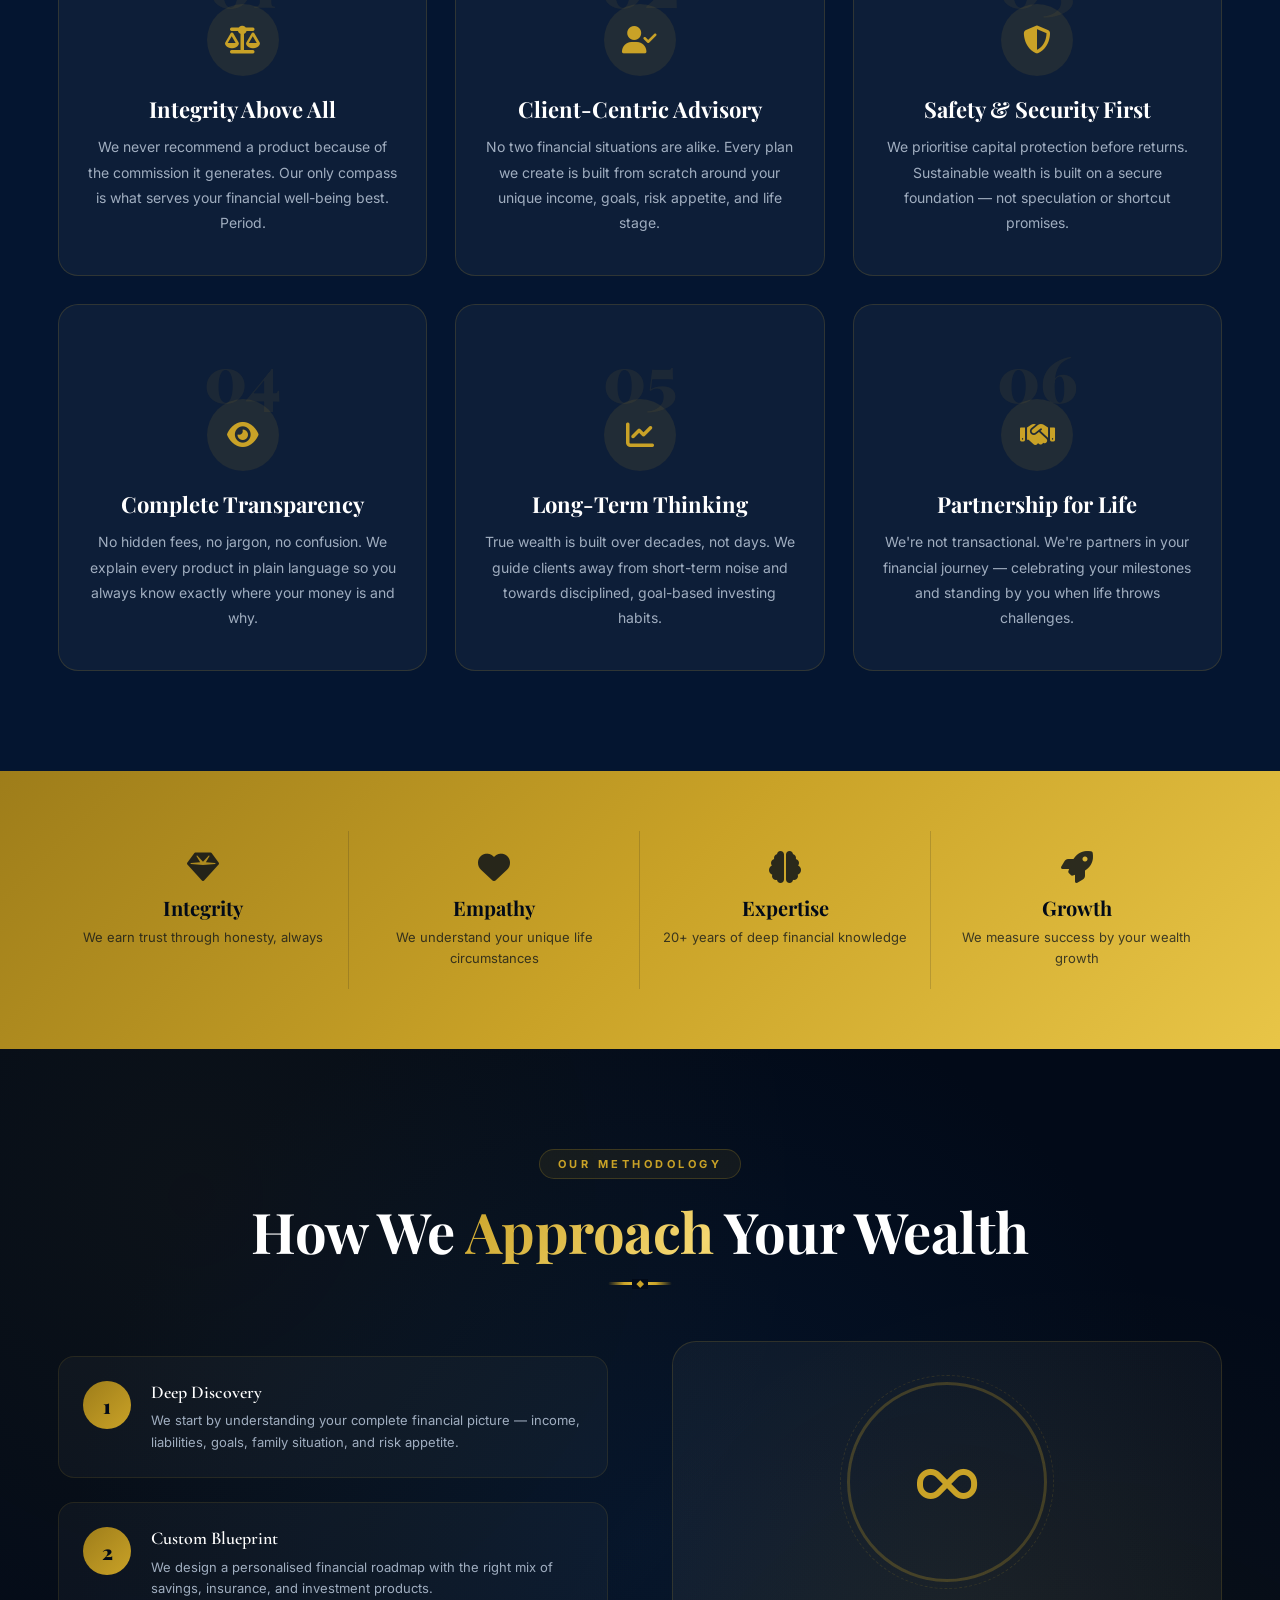
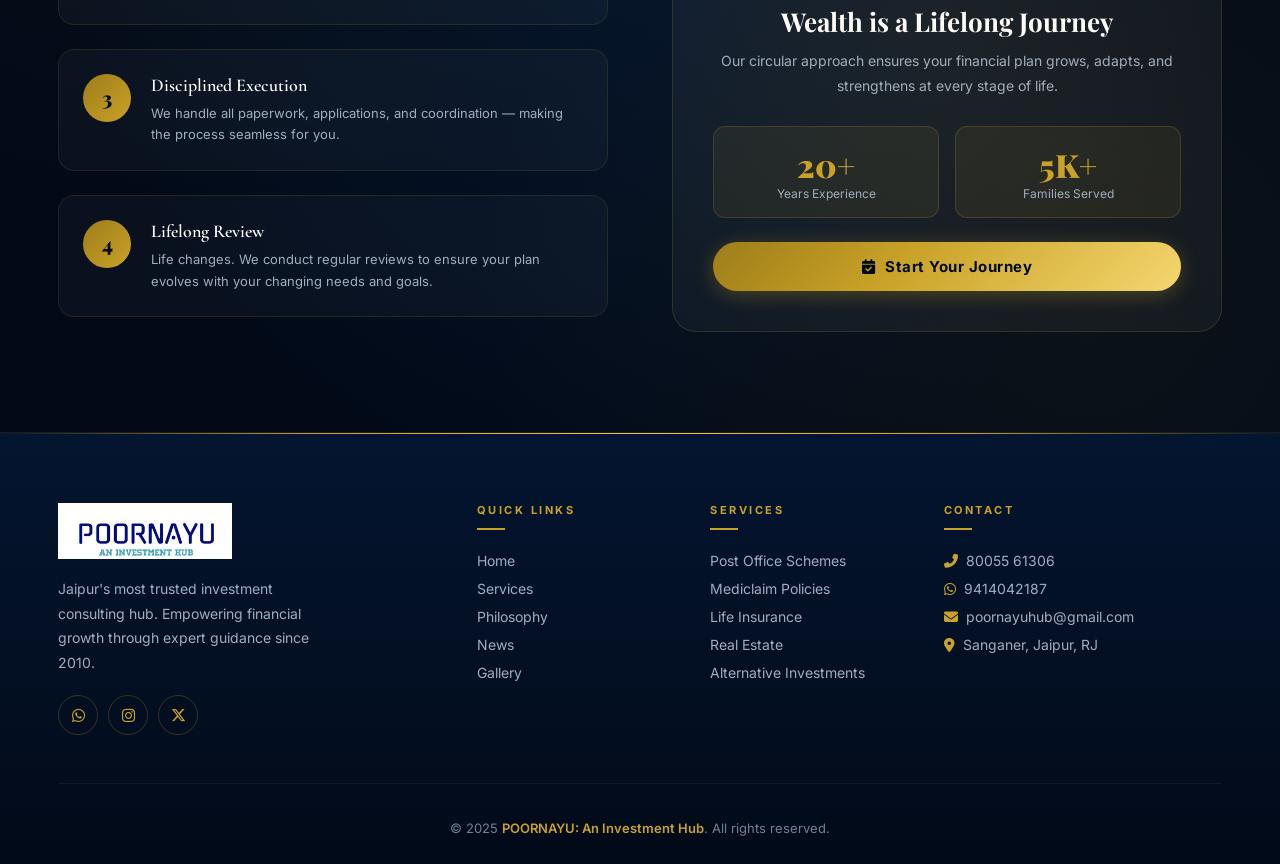
<file: philosophy.html>
<!DOCTYPE html>
<html lang="en">

<head>
  <meta charset="UTF-8">
  <meta name="viewport" content="width=device-width, initial-scale=1.0">
  <meta name="description"
    content="POORNAYU Investment Philosophy — Our core values, investment principles, and approach to building lasting wealth.">
  <title>Our Philosophy – POORNAYU Investment Hub</title>
  <link
    href="https://fonts.googleapis.com/css2?family=Cormorant+Garamond:wght@400;600;700&family=Inter:wght@300;400;500;600;700;800&family=Playfair+Display:wght@700;900&display=swap"
    rel="stylesheet">
  <link rel="stylesheet" href="https://cdnjs.cloudflare.com/ajax/libs/font-awesome/6.5.0/css/all.min.css">
  <link rel="stylesheet" href="https://unpkg.com/aos@2.3.4/dist/aos.css">
  <link rel="stylesheet" href="style.css">
  <style>
    .ph-hero {
      min-height: 52vh;
      display: flex;
      align-items: center;
      justify-content: center;
      text-align: center;
      position: relative;
      background: linear-gradient(135deg, #020a18, #041530);
      overflow: hidden;
      padding: 120px 0 80px
    }

    .ph-hero-orb {
      position: absolute;
      border-radius: 50%;
      filter: blur(90px);
      opacity: .12;
      pointer-events: none
    }

    .ph-hero-orb-1 {
      width: 550px;
      height: 550px;
      background: var(--gold);
      top: -180px;
      right: -120px;
      animation: orbF 12s ease-in-out infinite
    }

    .ph-hero-orb-2 {
      width: 350px;
      height: 350px;
      background: #1a4a8f;
      bottom: -80px;
      left: -60px;
      animation: orbF 16s ease-in-out infinite reverse
    }

    @keyframes orbF {

      0%,
      100% {
        transform: translateY(0)
      }

      50% {
        transform: translateY(-24px)
      }
    }

    .ph-hero-grid {
      position: absolute;
      inset: 0;
      background-image: linear-gradient(rgba(201, 162, 39, .04) 1px, transparent 1px), linear-gradient(90deg, rgba(201, 162, 39, .04) 1px, transparent 1px);
      background-size: 60px 60px
    }

    /* MANIFESTO */
    .manifesto-wrap {
      max-width: 820px;
      margin: 0 auto;
      text-align: center
    }

    .manifesto-quote {
      font-family: 'Playfair Display', serif;
      font-size: clamp(22px, 3.5vw, 38px);
      font-weight: 700;
      color: var(--white);
      line-height: 1.5;
      font-style: italic;
      margin-bottom: 24px;
      position: relative;
      padding: 0 32px
    }

    .manifesto-quote::before {
      content: '\201C';
      font-size: 100px;
      color: rgba(201, 162, 39, .12);
      position: absolute;
      top: -20px;
      left: -10px;
      line-height: 1;
      font-family: 'Playfair Display', serif
    }

    .manifesto-quote::after {
      content: '\201D';
      font-size: 100px;
      color: rgba(201, 162, 39, .12);
      position: absolute;
      bottom: -60px;
      right: -10px;
      line-height: 1;
      font-family: 'Playfair Display', serif
    }

    .manifesto-attr {
      font-size: 14px;
      color: var(--gold);
      font-weight: 600;
      letter-spacing: 2px;
      text-transform: uppercase
    }

    /* PRINCIPLE CARDS */
    .principle-grid {
      display: grid;
      grid-template-columns: repeat(3, 1fr);
      gap: 28px;
      margin-top: 60px
    }

    .principle-card {
      background: rgba(255, 255, 255, .04);
      border: 1px solid rgba(201, 162, 39, .18);
      border-radius: 20px;
      padding: 40px 28px;
      text-align: center;
      transition: var(--transition);
      position: relative;
      overflow: hidden
    }

    .principle-card::before {
      content: '';
      position: absolute;
      inset: 0;
      background: linear-gradient(135deg, rgba(201, 162, 39, .04), transparent);
      opacity: 0;
      transition: opacity .3s
    }

    .principle-card:hover {
      transform: translateY(-8px);
      border-color: rgba(201, 162, 39, .45);
      box-shadow: var(--shadow-gold)
    }

    .principle-card:hover::before {
      opacity: 1
    }

    .principle-num {
      font-family: 'Playfair Display', serif;
      font-size: 64px;
      font-weight: 900;
      color: rgba(201, 162, 39, .08);
      line-height: 1;
      margin-bottom: -10px
    }

    .principle-icon {
      width: 72px;
      height: 72px;
      background: rgba(201, 162, 39, .1);
      border-radius: 50%;
      display: flex;
      align-items: center;
      justify-content: center;
      font-size: 28px;
      color: var(--gold);
      margin: 0 auto 20px;
      transition: var(--transition)
    }

    .principle-card:hover .principle-icon {
      background: var(--gold);
      color: var(--navy);
      transform: scale(1.1) rotate(5deg)
    }

    .principle-card h3 {
      font-size: 22px;
      margin-bottom: 12px;
      color: var(--white)
    }

    .principle-card p {
      font-size: 14px;
      color: var(--text-muted);
      line-height: 1.8
    }

    /* VALUES STRIP */
    .values-strip {
      background: linear-gradient(135deg, var(--gold-dark), var(--gold), var(--gold-light));
      padding: 60px 0
    }

    .values-strip-grid {
      display: grid;
      grid-template-columns: repeat(4, 1fr);
      gap: 0;
      divide-x: 1px solid rgba(0, 0, 0, .1)
    }

    .value-item {
      text-align: center;
      padding: 20px;
      border-right: 1px solid rgba(2, 10, 24, .15)
    }

    .value-item:last-child {
      border-right: none
    }

    .value-item i {
      font-size: 32px;
      color: var(--navy);
      margin-bottom: 12px;
      opacity: .8
    }

    .value-item h4 {
      font-family: 'Playfair Display', serif;
      font-size: 20px;
      font-weight: 700;
      color: var(--navy);
      margin-bottom: 6px
    }

    .value-item p {
      font-size: 13px;
      color: rgba(2, 10, 24, .72);
      line-height: 1.6
    }

    /* APPROACH TIMELINE */
    .approach-grid {
      display: grid;
      grid-template-columns: 1fr 1fr;
      gap: 64px;
      align-items: center
    }

    .approach-steps {
      display: flex;
      flex-direction: column;
      gap: 24px
    }

    .approach-step {
      display: flex;
      gap: 20px;
      align-items: flex-start;
      padding: 24px;
      background: rgba(255, 255, 255, .03);
      border: 1px solid rgba(201, 162, 39, .12);
      border-radius: 16px;
      transition: var(--transition)
    }

    .approach-step:hover {
      border-color: rgba(201, 162, 39, .4);
      transform: translateX(6px);
      box-shadow: 0 8px 32px rgba(0, 0, 0, .2)
    }

    .step-num {
      width: 48px;
      height: 48px;
      background: linear-gradient(135deg, var(--gold-dark), var(--gold));
      border-radius: 50%;
      display: flex;
      align-items: center;
      justify-content: center;
      font-family: 'Playfair Display', serif;
      font-size: 20px;
      font-weight: 900;
      color: var(--navy);
      flex-shrink: 0
    }

    .step-text h4 {
      font-size: 18px;
      margin-bottom: 6px;
      color: var(--white)
    }

    .step-text p {
      font-size: 13px;
      color: var(--text-muted);
      line-height: 1.65
    }

    .approach-visual {
      background: rgba(255, 255, 255, .04);
      border: 1px solid rgba(201, 162, 39, .18);
      border-radius: 24px;
      padding: 40px;
      text-align: center;
      position: relative;
      overflow: hidden
    }

    .approach-visual::before {
      content: '';
      position: absolute;
      inset: 0;
      background: radial-gradient(circle at 50% 50%, rgba(201, 162, 39, .05), transparent)
    }

    .approach-circle {
      width: 200px;
      height: 200px;
      border-radius: 50%;
      border: 3px solid rgba(201, 162, 39, .25);
      display: flex;
      align-items: center;
      justify-content: center;
      margin: 0 auto 24px;
      position: relative;
      animation: spinSlow 20s linear infinite
    }

    .approach-circle::before {
      content: '';
      position: absolute;
      inset: -10px;
      border-radius: 50%;
      border: 1px dashed rgba(201, 162, 39, .15)
    }

    @keyframes spinSlow {
      to {
        transform: rotate(360deg)
      }
    }

    .approach-circle-inner {
      font-family: 'Playfair Display', serif;
      font-size: 48px;
      font-weight: 900;
      color: var(--gold);
      animation: spinSlow 20s linear infinite reverse
    }

    @media(max-width:1024px) {
      .principle-grid {
        grid-template-columns: repeat(2, 1fr)
      }

      .approach-grid {
        grid-template-columns: 1fr
      }

      .values-strip-grid {
        grid-template-columns: repeat(2, 1fr)
      }
    }

    @media(max-width:600px) {
      .principle-grid {
        grid-template-columns: 1fr
      }

      .values-strip-grid {
        grid-template-columns: 1fr
      }
    }
  </style>
</head>
<body>
  <div class="top-bar">
    <div class="container top-bar-inner">
      <div class="top-social"><a href="https://wa.me/919414042187" target="_blank" class="wa"><i
            class="fab fa-whatsapp"></i></a><a href="https://www.instagram.com/bhageshbilala" target="_blank"
          class="ig"><i class="fab fa-instagram"></i></a><a href="https://x.com/bhagesh_13" target="_blank"
          class="tw"><i class="fab fa-x-twitter"></i></a></div>
      <div class="top-contact"><a href="tel:+918005561306"><i class="fas fa-phone-alt"></i>+91 80055 61306</a><a
          href="mailto:poornayuhub@gmail.com"><i class="fas fa-envelope"></i>poornayuhub@gmail.com</a></div>
    </div>
  </div>
  <nav class="main-nav" id="main-nav">
    <div class="nav-inner">
      <a href="index.html" class="nav-logo"><img src="logo.jpg" alt="POORNAYU"></a>
      <div class="nav-links" id="nav-links"><a href="index.html">Home</a><a href="services.html">Services</a><a
          href="philosophy.html" class="active">Philosophy</a><a href="news.html">News</a><a
          href="testimonials.html">Testimonials</a><a href="faqs.html">FAQs</a><a
          href="gallery.html">Gallery</a><a href="contact.html" class="nav-cta">Contact Us</a></div>
      <div class="nav-hamburger" onclick="document.getElementById('nav-links').classList.toggle('open')">
        <span></span><span></span><span></span></div>
    </div>
  </nav>

  <!-- HERO -->
  <section class="ph-hero">
    <div class="ph-hero-orb ph-hero-orb-1"></div>
    <div class="ph-hero-orb ph-hero-orb-2"></div>
    <div class="ph-hero-grid"></div>
    <div class="container" style="position:relative;z-index:2">
      <div class="section-tag" data-aos="fade-up">Our Guiding Principles</div>
      <h1 class="section-title" style="font-size:clamp(36px,5vw,66px)" data-aos="fade-up" data-aos-delay="100">The
        POORNAYU <span>Philosophy</span></h1>
      <div class="gold-divider" data-aos="fade-up" data-aos-delay="150"></div>
      <p class="section-subtitle" data-aos="fade-up" data-aos-delay="200">Built on integrity, guided by expertise — our
        philosophy is simple: your financial success is our only measure of success.</p>
    </div>
  </section>

  <!-- MANIFESTO -->
  <section class="section-pad bg-pattern">
    <div class="container">
      <div class="manifesto-wrap" data-aos="fade-up">
        <p class="manifesto-quote">"We don't just manage money — we steward trust. Every rupee entrusted to us carries a
          family's hope, and we treat it accordingly."</p>
        <div class="manifesto-attr">— POORNAYU Investment Philosophy</div>
        <div
          style="height:1px;background:linear-gradient(90deg,transparent,rgba(201,162,39,.3),transparent);margin:40px 0">
        </div>
        <p style="font-size:16px;color:var(--text-muted);line-height:1.85;max-width:700px;margin:0 auto">At POORNAYU, we
          believe that financial success is not a destination but a journey — one that requires patience, discipline,
          and expert guidance. Our philosophy rests on three pillars: <strong
            style="color:var(--gold)">Transparency</strong>, <strong style="color:var(--gold)">Trust</strong>, and
          <strong style="color:var(--gold)">Tailored Solutions</strong>.</p>
      </div>
    </div>
  </section>

  <!-- PRINCIPLES -->
  <section class="section-pad" style="background:var(--navy-2)">
    <div class="container text-center">
      <div class="section-tag" data-aos="fade-up">Core Principles</div>
      <h2 class="section-title" data-aos="fade-up" data-aos-delay="100">What We <span>Believe In</span></h2>
      <div class="gold-divider" data-aos="fade-up" data-aos-delay="150"></div>
      <div class="principle-grid" style="text-align:left">
        <div class="principle-card" data-aos="fade-up" data-aos-delay="100">
          <div class="principle-num">01</div>
          <div class="principle-icon"><i class="fas fa-balance-scale"></i></div>
          <h3>Integrity Above All</h3>
          <p>We never recommend a product because of the commission it generates. Our only compass is what serves your
            financial well-being best. Period.</p>
        </div>
        <div class="principle-card" data-aos="fade-up" data-aos-delay="150">
          <div class="principle-num">02</div>
          <div class="principle-icon"><i class="fas fa-user-check"></i></div>
          <h3>Client-Centric Advisory</h3>
          <p>No two financial situations are alike. Every plan we create is built from scratch around your unique
            income, goals, risk appetite, and life stage.</p>
        </div>
        <div class="principle-card" data-aos="fade-up" data-aos-delay="200">
          <div class="principle-num">03</div>
          <div class="principle-icon"><i class="fas fa-shield-alt"></i></div>
          <h3>Safety & Security First</h3>
          <p>We prioritise capital protection before returns. Sustainable wealth is built on a secure foundation — not
            speculation or shortcut promises.</p>
        </div>
        <div class="principle-card" data-aos="fade-up" data-aos-delay="100">
          <div class="principle-num">04</div>
          <div class="principle-icon"><i class="fas fa-eye"></i></div>
          <h3>Complete Transparency</h3>
          <p>No hidden fees, no jargon, no confusion. We explain every product in plain language so you always know
            exactly where your money is and why.</p>
        </div>
        <div class="principle-card" data-aos="fade-up" data-aos-delay="150">
          <div class="principle-num">05</div>
          <div class="principle-icon"><i class="fas fa-chart-line"></i></div>
          <h3>Long-Term Thinking</h3>
          <p>True wealth is built over decades, not days. We guide clients away from short-term noise and towards
            disciplined, goal-based investing habits.</p>
        </div>
        <div class="principle-card" data-aos="fade-up" data-aos-delay="200">
          <div class="principle-num">06</div>
          <div class="principle-icon"><i class="fas fa-handshake"></i></div>
          <h3>Partnership for Life</h3>
          <p>We're not transactional. We're partners in your financial journey — celebrating your milestones and
            standing by you when life throws challenges.</p>
        </div>
      </div>
    </div>
  </section>

  <!-- VALUES STRIP -->
  <div class="values-strip" data-aos="fade-up">
    <div class="container">
      <div class="values-strip-grid">
        <div class="value-item"><i class="fas fa-gem"></i>
          <h4>Integrity</h4>
          <p>We earn trust through honesty, always</p>
        </div>
        <div class="value-item"><i class="fas fa-heart"></i>
          <h4>Empathy</h4>
          <p>We understand your unique life circumstances</p>
        </div>
        <div class="value-item"><i class="fas fa-brain"></i>
          <h4>Expertise</h4>
          <p>20+ years of deep financial knowledge</p>
        </div>
        <div class="value-item"><i class="fas fa-rocket"></i>
          <h4>Growth</h4>
          <p>We measure success by your wealth growth</p>
        </div>
      </div>
    </div>
  </div>

  <!-- OUR APPROACH -->
  <section class="section-pad bg-pattern">
    <div class="container">
      <div class="text-center" data-aos="fade-up" style="margin-bottom:56px">
        <div class="section-tag">Our Methodology</div>
        <h2 class="section-title">How We <span>Approach</span> Your Wealth</h2>
        <div class="gold-divider"></div>
      </div>
      <div class="approach-grid">
        <div class="approach-steps" data-aos="fade-right">
          <div class="approach-step">
            <div class="step-num">1</div>
            <div class="step-text">
              <h4>Deep Discovery</h4>
              <p>We start by understanding your complete financial picture — income, liabilities, goals, family
                situation, and risk appetite.</p>
            </div>
          </div>
          <div class="approach-step">
            <div class="step-num">2</div>
            <div class="step-text">
              <h4>Custom Blueprint</h4>
              <p>We design a personalised financial roadmap with the right mix of savings, insurance, and investment
                products.</p>
            </div>
          </div>
          <div class="approach-step">
            <div class="step-num">3</div>
            <div class="step-text">
              <h4>Disciplined Execution</h4>
              <p>We handle all paperwork, applications, and coordination — making the process seamless for you.</p>
            </div>
          </div>
          <div class="approach-step">
            <div class="step-num">4</div>
            <div class="step-text">
              <h4>Lifelong Review</h4>
              <p>Life changes. We conduct regular reviews to ensure your plan evolves with your changing needs and
                goals.</p>
            </div>
          </div>
        </div>
        <div class="approach-visual" data-aos="fade-left">
          <div class="approach-circle">
            <div class="approach-circle-inner"><i class="fas fa-infinity" style="font-size:48px;color:var(--gold)"></i>
            </div>
          </div>
          <h3 style="font-size:26px;margin-bottom:12px">Wealth is a Lifelong Journey</h3>
          <p style="font-size:14px;color:var(--text-muted);line-height:1.75">Our circular approach ensures your
            financial plan grows, adapts, and strengthens at every stage of life.</p>
          <div style="display:grid;grid-template-columns:1fr 1fr;gap:16px;margin-top:28px">
            <div
              style="background:rgba(201,162,39,.08);border:1px solid rgba(201,162,39,.2);border-radius:12px;padding:16px;text-align:center">
              <div style="font-family:'Playfair Display',serif;font-size:32px;color:var(--gold);font-weight:900">20+
              </div>
              <div style="font-size:12px;color:var(--text-muted)">Years Experience</div>
            </div>
            <div
              style="background:rgba(201,162,39,.08);border:1px solid rgba(201,162,39,.2);border-radius:12px;padding:16px;text-align:center">
              <div style="font-family:'Playfair Display',serif;font-size:32px;color:var(--gold);font-weight:900">5K+
              </div>
              <div style="font-size:12px;color:var(--text-muted)">Families Served</div>
            </div>
          </div>
          <a href="contact.html" class="btn btn-gold" style="margin-top:24px;width:100%;justify-content:center"><i
              class="fas fa-calendar-check"></i>Start Your Journey</a>
        </div>
      </div>
    </div>
  </section>

  <!-- FOOTER -->
  <footer>
    <div class="container">
      <div class="footer-grid">
        <div class="footer-brand"><img src="logo.jpg" alt="POORNAYU Logo">
          <p>Jaipur's most trusted investment consulting hub. Empowering financial growth through expert guidance since
            2010.</p>
          <div class="footer-social"><a href="https://wa.me/919414042187" target="_blank"><i
                class="fab fa-whatsapp"></i></a><a href="https://www.instagram.com/bhageshbilala" target="_blank"><i
                class="fab fa-instagram"></i></a><a href="https://x.com/bhagesh_13" target="_blank"><i
                class="fab fa-x-twitter"></i></a></div>
        </div>
        <div class="footer-col">
          <h4>Quick Links</h4><a href="index.html">Home</a><a href="services.html">Services</a><a
            href="philosophy.html">Philosophy</a><a href="news.html">News</a><a href="gallery.html">Gallery</a>
        </div>
        <div class="footer-col">
          <h4>Services</h4><a href="services.html">Post Office Schemes</a><a href="services.html">Mediclaim
            Policies</a><a href="services.html">Life Insurance</a><a href="services.html">Real Estate</a><a
            href="services.html">Alternative Investments</a>
        </div>
        <div class="footer-col">
          <h4>Contact</h4><a href="tel:8005561306"><i class="fas fa-phone-alt"
              style="margin-right:8px;color:var(--gold)"></i>80055 61306</a><a href="https://wa.me/919414042187"><i
              class="fab fa-whatsapp" style="margin-right:8px;color:var(--gold)"></i>9414042187</a><a
            href="mailto:poornayuhub@gmail.com"><i class="fas fa-envelope"
              style="margin-right:8px;color:var(--gold)"></i>poornayuhub@gmail.com</a><a href="#"><i
              class="fas fa-map-marker-alt" style="margin-right:8px;color:var(--gold)"></i>Sanganer, Jaipur, RJ</a>
        </div>
      </div>
      <div class="footer-bottom">&copy; 2025 <span>POORNAYU: An Investment Hub</span>. All rights reserved.</div>
    </div>
  </footer>
  <a href="https://wa.me/919414042187" class="whatsapp-float" target="_blank"><i class="fab fa-whatsapp"></i></a>
  <script src="https://unpkg.com/aos@2.3.4/dist/aos.js"></script>
  <script>AOS.init({ duration: 900, once: true, offset: 80 }); window.addEventListener('scroll', function () { document.getElementById('main-nav').classList.toggle('scrolled', window.scrollY > 60); });</script>

  <!-- BACK TO TOP -->
  <button class="back-to-top" id="backToTop" aria-label="Back to top">
    <i class="fas fa-chevron-up"></i>
  </button>

  <!-- STICKY MOBILE CTA -->
  <div class="mobile-sticky-cta">
    <a href="tel:+918005561306" class="cta-call"><i class="fas fa-phone-alt"></i>Call Now</a>
    <a href="https://wa.me/919414042187" class="cta-wa" target="_blank"><i class="fab fa-whatsapp"></i>WhatsApp</a>
  </div>

  <script>
    // Back to top
    var btt = document.getElementById('backToTop');
    if (btt) {
      window.addEventListener('scroll', function () {
        btt.classList.toggle('visible', window.scrollY > 300);
      });
      btt.addEventListener('click', function () {
        window.scrollTo({ top: 0, behavior: 'smooth' });
      });
    }
    // Hamburger X toggle
    var ham = document.querySelector('.nav-hamburger');
    var navLinks = document.getElementById('nav-links');
    if (ham && navLinks) {
      ham.addEventListener('click', function () {
        ham.classList.toggle('open');
      });
    }
  </script>
</body>

</html>
</file>
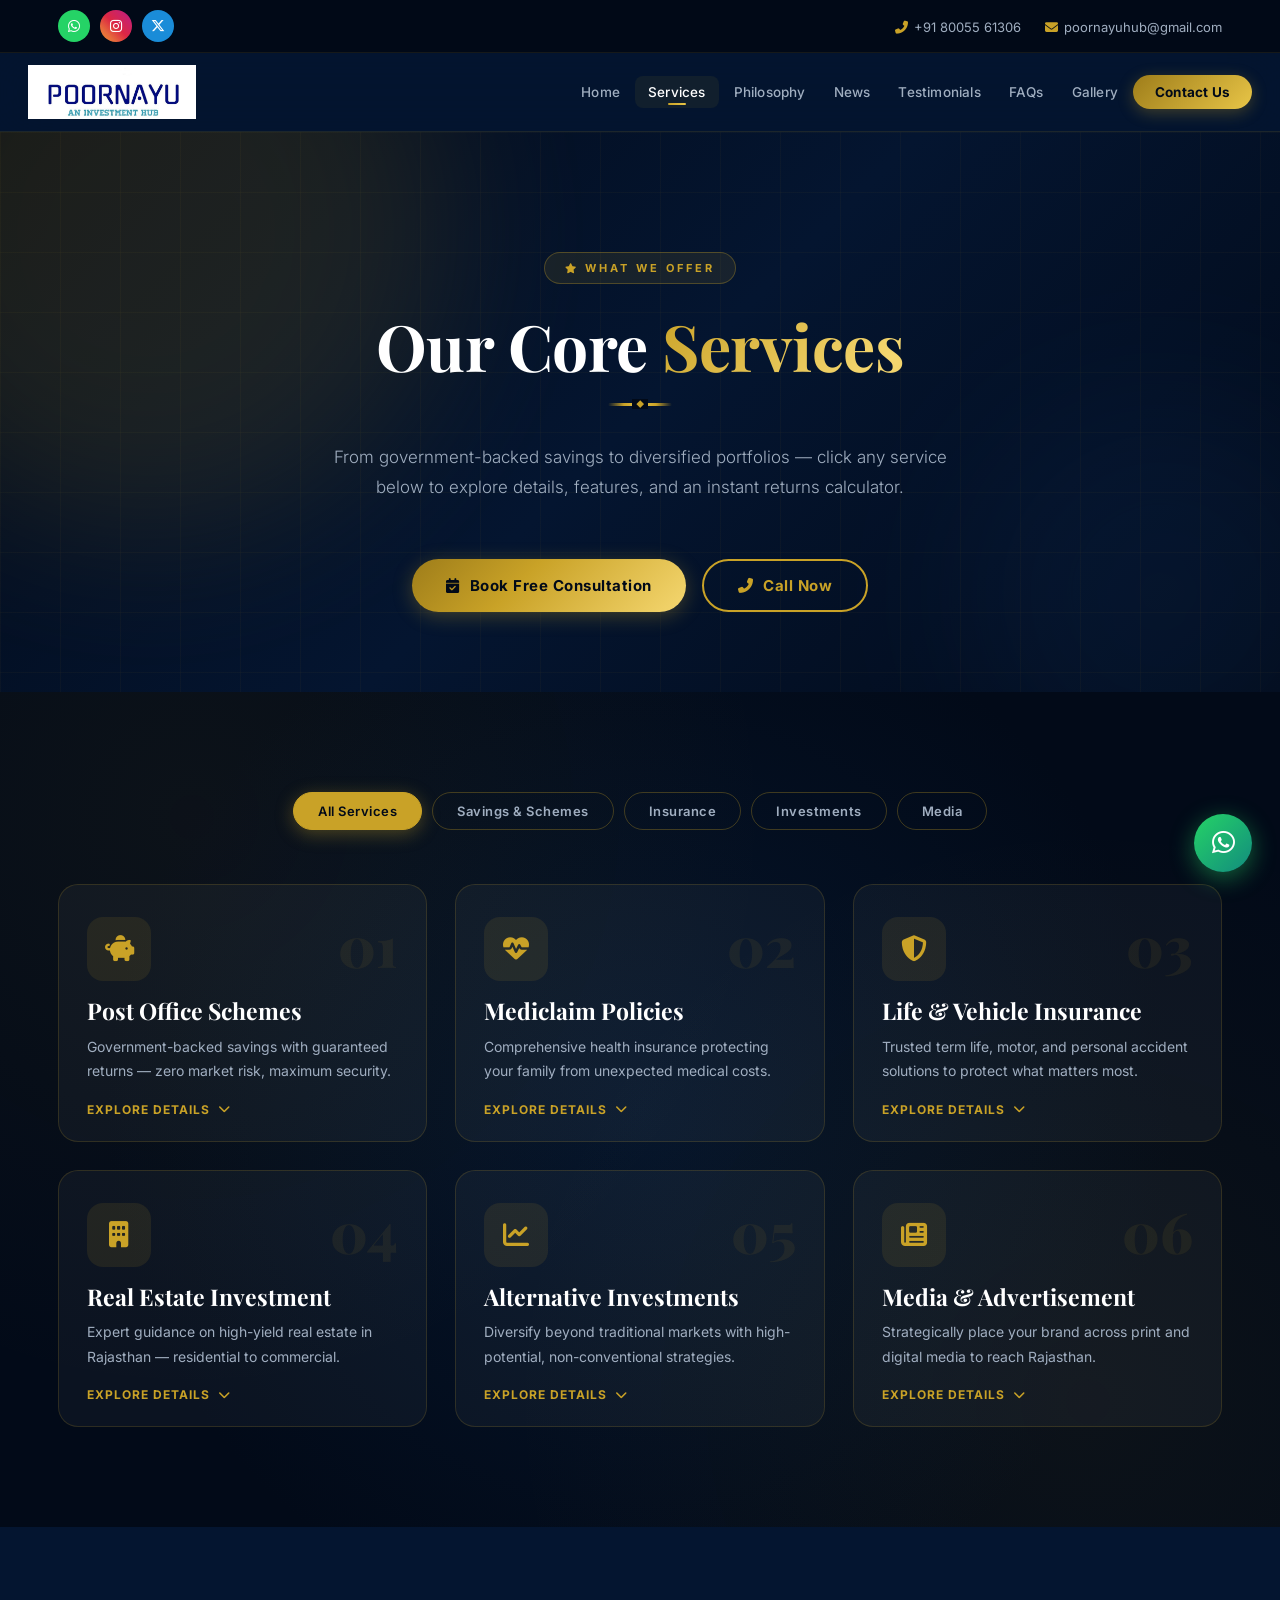
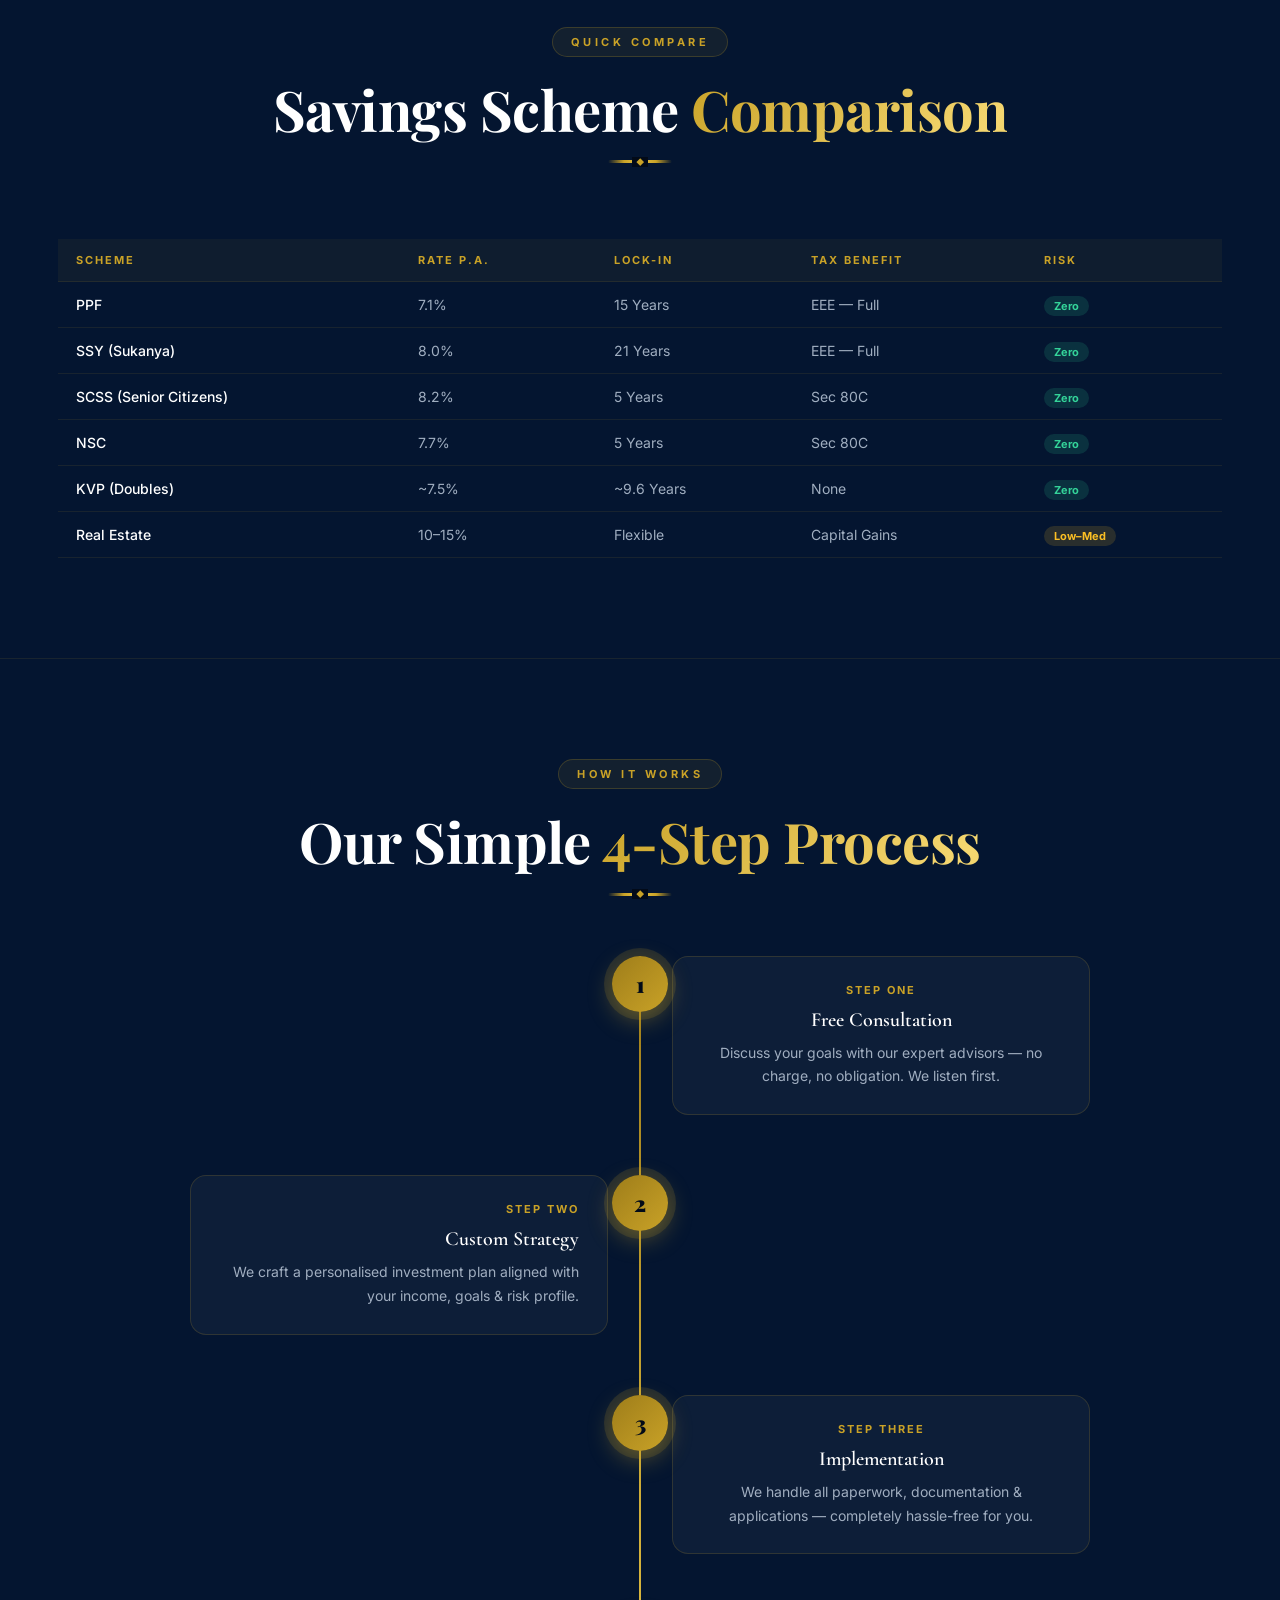
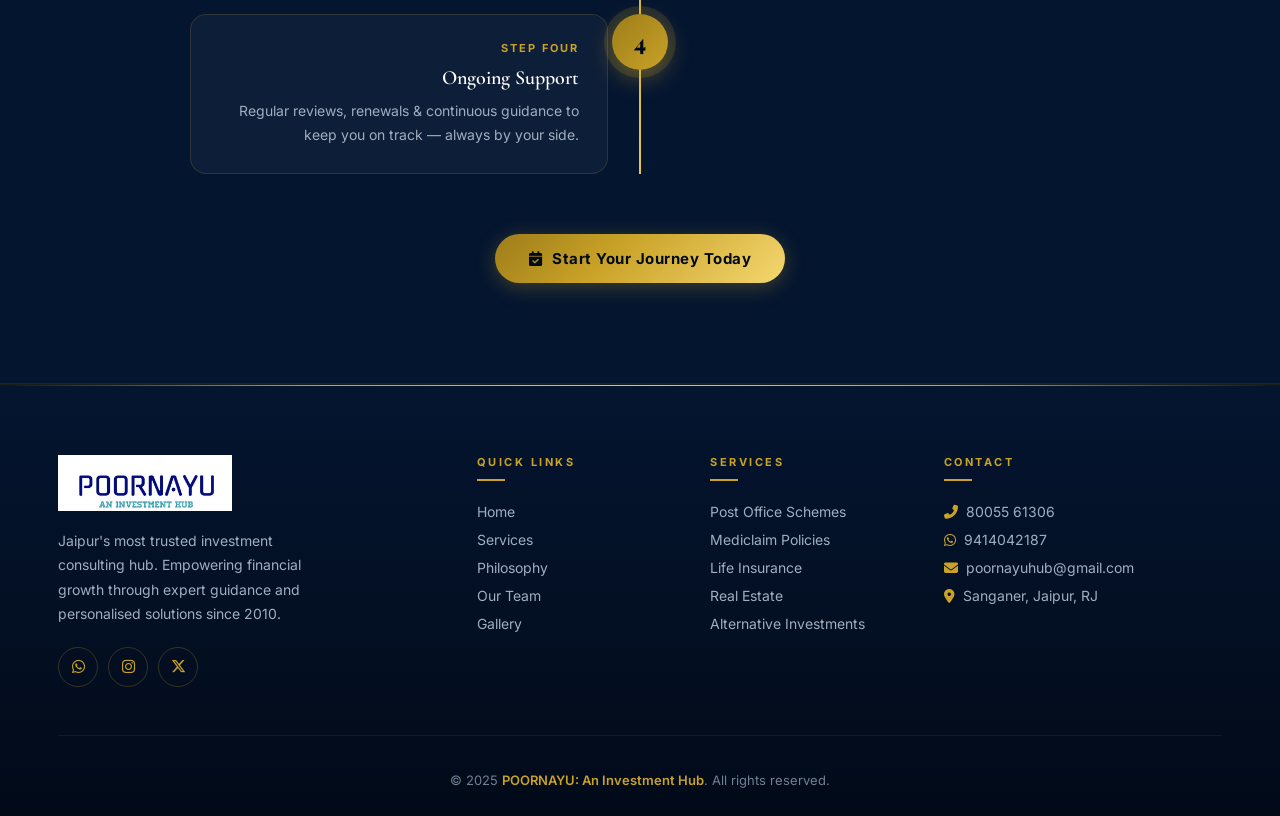
<file: services.html>
<!DOCTYPE html>
<html lang="en">

<head>
  <meta charset="UTF-8">
  <meta name="viewport" content="width=device-width, initial-scale=1.0">
  <meta name="description"
    content="Explore POORNAYU's investment and insurance services — Post Office Schemes, Mediclaim, Real Estate, Insurance & more in Jaipur.">
  <title>Our Services – POORNAYU Investment Hub</title>
  <link rel="preconnect" href="https://fonts.googleapis.com">
  <link
    href="https://fonts.googleapis.com/css2?family=Cormorant+Garamond:wght@400;600;700&family=Inter:wght@300;400;500;600;700;800&family=Playfair+Display:wght@700;900&display=swap"
    rel="stylesheet">
  <link rel="stylesheet" href="https://cdnjs.cloudflare.com/ajax/libs/font-awesome/6.5.0/css/all.min.css">
  <link rel="stylesheet" href="https://unpkg.com/aos@2.3.4/dist/aos.css">
  <link rel="stylesheet" href="style.css">
  <style>
    /* ── HERO ── */
    .svc-hero {
      min-height: 56vh;
      display: flex;
      align-items: center;
      justify-content: center;
      text-align: center;
      position: relative;
      background: linear-gradient(135deg, #020a18 0%, #041530 50%, #020a18 100%);
      overflow: hidden;
      padding: 120px 0 80px
    }

    .svc-hero-orb {
      position: absolute;
      border-radius: 50%;
      filter: blur(80px);
      opacity: .13;
      pointer-events: none
    }

    .svc-hero-orb-1 {
      width: 600px;
      height: 600px;
      background: var(--gold);
      top: -200px;
      left: -150px;
      animation: orbFloat 10s ease-in-out infinite
    }

    .svc-hero-orb-2 {
      width: 400px;
      height: 400px;
      background: #1a4a8f;
      bottom: -100px;
      right: -80px;
      animation: orbFloat 14s ease-in-out infinite reverse
    }

    @keyframes orbFloat {

      0%,
      100% {
        transform: translateY(0) scale(1)
      }

      50% {
        transform: translateY(-30px) scale(1.06)
      }
    }

    .svc-hero-grid {
      position: absolute;
      inset: 0;
      background-image: linear-gradient(rgba(201, 162, 39, .04) 1px, transparent 1px), linear-gradient(90deg, rgba(201, 162, 39, .04) 1px, transparent 1px);
      background-size: 60px 60px
    }

    .svc-hero-content {
      position: relative;
      z-index: 2
    }

    .svc-hero-badge {
      display: inline-flex;
      align-items: center;
      gap: 8px;
      background: rgba(201, 162, 39, .1);
      border: 1px solid rgba(201, 162, 39, .3);
      border-radius: 50px;
      padding: 8px 20px;
      margin-bottom: 24px
    }

    .svc-hero-badge span {
      font-size: 11px;
      font-weight: 700;
      color: var(--gold);
      letter-spacing: 3px;
      text-transform: uppercase
    }

    /* ── FILTER TABS ── */
    .filter-tabs {
      display: flex;
      justify-content: center;
      gap: 10px;
      flex-wrap: wrap;
      margin-bottom: 54px
    }

    .filter-tab {
      padding: 10px 24px;
      border-radius: 50px;
      border: 1px solid rgba(201, 162, 39, .3);
      background: transparent;
      color: var(--text-muted);
      font-family: 'Inter', sans-serif;
      font-size: 13px;
      font-weight: 600;
      cursor: pointer;
      transition: var(--transition);
      letter-spacing: .5px
    }

    .filter-tab.active,
    .filter-tab:hover {
      background: var(--gold);
      color: var(--navy);
      border-color: var(--gold);
      box-shadow: 0 4px 18px rgba(201, 162, 39, .35)
    }

    /* ── SERVICE CARDS (expandable) ── */
    .svc-full-grid {
      display: grid;
      grid-template-columns: repeat(auto-fill, minmax(340px, 1fr));
      gap: 28px;
      transition: all .4s
    }

    .svc-card {
      background: rgba(255, 255, 255, .04);
      border: 1px solid rgba(201, 162, 39, .18);
      border-radius: 20px;
      overflow: hidden;
      transition: var(--transition);
      position: relative
    }

    .svc-card[data-cat="savings"] {
      --accent: #c9a227
    }

    .svc-card[data-cat="insurance"] {
      --accent: #3b9ede
    }

    .svc-card[data-cat="investment"] {
      --accent: #34d399
    }

    .svc-card[data-cat="media"] {
      --accent: #f59e0b
    }

    .svc-card-header {
      padding: 32px 28px 24px;
      cursor: pointer;
      position: relative
    }

    .svc-card-header::before {
      content: '';
      position: absolute;
      top: 0;
      left: 0;
      right: 0;
      height: 3px;
      background: linear-gradient(90deg, var(--accent, var(--gold)), transparent);
      opacity: 0;
      transition: opacity .3s
    }

    .svc-card.expanded .svc-card-header::before {
      opacity: 1
    }

    .svc-card:hover {
      border-color: rgba(201, 162, 39, .4);
      box-shadow: 0 20px 60px rgba(0, 0, 0, .3)
    }

    .svc-card.hidden {
      display: none
    }

    .svc-card-top {
      display: flex;
      align-items: flex-start;
      justify-content: space-between;
      gap: 16px
    }

    .svc-icon2 {
      width: 64px;
      height: 64px;
      background: rgba(201, 162, 39, .1);
      border-radius: 16px;
      display: flex;
      align-items: center;
      justify-content: center;
      font-size: 26px;
      color: var(--gold);
      flex-shrink: 0;
      transition: var(--transition)
    }

    .svc-card:hover .svc-icon2 {
      background: var(--gold);
      color: var(--navy);
      transform: rotate(6deg) scale(1.06)
    }

    .svc-num {
      font-family: 'Playfair Display', serif;
      font-size: 56px;
      font-weight: 900;
      color: rgba(201, 162, 39, .08);
      line-height: 1
    }

    .svc-card-header h3 {
      font-size: 23px;
      margin: 16px 0 10px;
      color: var(--white)
    }

    .svc-card-header p {
      font-size: 14px;
      color: var(--text-muted);
      line-height: 1.75
    }

    .expand-btn {
      display: flex;
      align-items: center;
      gap: 8px;
      font-size: 12px;
      font-weight: 700;
      color: var(--gold);
      letter-spacing: 1px;
      text-transform: uppercase;
      margin-top: 18px;
      cursor: pointer;
      background: none;
      border: none;
      font-family: 'Inter', sans-serif;
      padding: 0;
      transition: gap .3s
    }

    .expand-btn i {
      transition: transform .35s
    }

    .svc-card.expanded .expand-btn i {
      transform: rotate(180deg)
    }

    .svc-expanded-body {
      max-height: 0;
      overflow: hidden;
      transition: max-height .5s cubic-bezier(.4, 0, .2, 1)
    }

    .svc-card.expanded .svc-expanded-body {
      max-height: 600px
    }

    .svc-expanded-inner {
      padding: 0 28px 28px
    }

    .svc-features {
      margin-bottom: 20px
    }

    .svc-features li {
      display: flex;
      align-items: flex-start;
      gap: 10px;
      font-size: 13px;
      color: rgba(255, 255, 255, .65);
      margin-bottom: 10px
    }

    .svc-features li i {
      color: var(--gold);
      margin-top: 2px;
      flex-shrink: 0
    }

    .svc-divider {
      height: 1px;
      background: rgba(201, 162, 39, .12);
      margin: 18px 0
    }

    /* ── INLINE CALCULATOR ── */
    .calc-box {
      background: rgba(255, 255, 255, .04);
      border: 1px solid rgba(201, 162, 39, .15);
      border-radius: 14px;
      padding: 20px
    }

    .calc-box h4 {
      font-size: 14px;
      font-weight: 700;
      color: var(--gold);
      letter-spacing: 1px;
      text-transform: uppercase;
      margin-bottom: 16px;
      font-family: 'Inter', sans-serif
    }

    .calc-row {
      display: flex;
      align-items: center;
      gap: 12px;
      margin-bottom: 12px;
      flex-wrap: wrap
    }

    .calc-row label {
      font-size: 12px;
      color: var(--text-muted);
      font-weight: 500;
      min-width: 100px
    }

    .calc-input {
      flex: 1;
      background: rgba(255, 255, 255, .06);
      border: 1px solid rgba(201, 162, 39, .25);
      border-radius: 8px;
      padding: 9px 14px;
      color: var(--white);
      font-size: 14px;
      outline: none;
      transition: border-color .3s;
      min-width: 100px
    }

    .calc-input:focus {
      border-color: var(--gold)
    }

    .calc-result {
      background: linear-gradient(135deg, rgba(201, 162, 39, .12), rgba(201, 162, 39, .06));
      border: 1px solid rgba(201, 162, 39, .25);
      border-radius: 10px;
      padding: 14px 18px;
      text-align: center;
      margin-top: 12px
    }

    .calc-result .res-label {
      font-size: 11px;
      color: var(--text-muted);
      font-weight: 600;
      text-transform: uppercase;
      letter-spacing: 1px
    }

    .calc-result .res-val {
      font-family: 'Playfair Display', serif;
      font-size: 28px;
      font-weight: 900;
      color: var(--gold);
      margin-top: 4px
    }

    .calc-btn {
      width: 100%;
      padding: 10px;
      background: linear-gradient(135deg, var(--gold-dark), var(--gold));
      color: var(--navy);
      border: none;
      border-radius: 8px;
      font-weight: 700;
      font-size: 13px;
      cursor: pointer;
      margin-top: 12px;
      transition: opacity .3s;
      font-family: 'Inter', sans-serif
    }

    .calc-btn:hover {
      opacity: .88
    }

    /* ── CTA CARD ── */
    .consult-card {
      background: rgba(201, 162, 39, .06);
      border: 1px solid rgba(201, 162, 39, .2);
      border-radius: 10px;
      padding: 14px 18px;
      display: flex;
      align-items: center;
      gap: 12px;
      margin-top: 16px
    }

    .consult-card i {
      color: var(--gold);
      font-size: 18px
    }

    .consult-card span {
      font-size: 13px;
      color: rgba(255, 255, 255, .75);
      flex: 1
    }

    .consult-card a {
      font-size: 12px;
      font-weight: 700;
      color: var(--gold);
      white-space: nowrap
    }

    /* ── PROCESS TIMELINE ── */
    .process-section {
      background: var(--navy-2);
      border-top: 1px solid rgba(201, 162, 39, .1);
      border-bottom: 1px solid rgba(201, 162, 39, .1)
    }

    .timeline {
      position: relative;
      max-width: 900px;
      margin: 60px auto 0
    }

    .timeline::before {
      content: '';
      position: absolute;
      left: 50%;
      top: 0;
      bottom: 0;
      width: 2px;
      background: linear-gradient(180deg, var(--gold-dark), var(--gold-light));
      transform: translateX(-50%)
    }

    .tl-item {
      display: flex;
      gap: 48px;
      align-items: flex-start;
      margin-bottom: 60px;
      position: relative
    }

    .tl-item:nth-child(even) {
      flex-direction: row-reverse
    }

    .tl-item:nth-child(even) .tl-content {
      text-align: right
    }

    .tl-node {
      position: absolute;
      left: 50%;
      transform: translateX(-50%);
      width: 56px;
      height: 56px;
      background: linear-gradient(135deg, var(--gold-dark), var(--gold));
      border-radius: 50%;
      display: flex;
      align-items: center;
      justify-content: center;
      font-family: 'Playfair Display', serif;
      font-size: 22px;
      font-weight: 900;
      color: var(--navy);
      box-shadow: 0 0 0 8px rgba(201, 162, 39, .15), 0 8px 24px rgba(201, 162, 39, .4);
      z-index: 2;
      flex-shrink: 0
    }

    .tl-content {
      flex: 1;
      background: rgba(255, 255, 255, .04);
      border: 1px solid rgba(201, 162, 39, .18);
      border-radius: 16px;
      padding: 26px 28px;
      transition: var(--transition)
    }

    .tl-content:hover {
      border-color: rgba(201, 162, 39, .4);
      box-shadow: 0 12px 40px rgba(0, 0, 0, .25);
      transform: translateY(-4px)
    }

    .tl-tag {
      font-size: 11px;
      font-weight: 700;
      color: var(--gold);
      letter-spacing: 2px;
      text-transform: uppercase;
      margin-bottom: 10px;
      font-family: 'Inter', sans-serif
    }

    .tl-content h4 {
      font-size: 20px;
      margin-bottom: 8px;
      color: var(--white)
    }

    .tl-content p {
      font-size: 14px;
      color: var(--text-muted);
      line-height: 1.7
    }

    @media(max-width:768px) {
      .timeline::before {
        left: 28px
      }

      .tl-item,
      .tl-item:nth-child(even) {
        flex-direction: column;
        gap: 0
      }

      .tl-item:nth-child(even) .tl-content {
        text-align: left
      }

      .tl-node {
        position: relative;
        left: auto;
        transform: none;
        margin-bottom: 16px
      }
    }

    /* ── COMPARISON TABLE ── */
    .compare-table {
      width: 100%;
      border-collapse: collapse;
      margin-top: 40px
    }

    .compare-table th,
    .compare-table td {
      padding: 14px 18px;
      text-align: left;
      border-bottom: 1px solid rgba(201, 162, 39, .1);
      font-size: 14px
    }

    .compare-table th {
      font-size: 11px;
      font-weight: 700;
      color: var(--gold);
      letter-spacing: 2px;
      text-transform: uppercase;
      background: rgba(201, 162, 39, .06);
      font-family: 'Inter', sans-serif
    }

    .compare-table td {
      color: var(--text-muted)
    }

    .compare-table td:first-child {
      color: var(--white);
      font-weight: 500
    }

    .compare-table tr:hover td {
      background: rgba(201, 162, 39, .04)
    }

    .badge-good {
      background: rgba(52, 211, 153, .15);
      color: #34d399;
      border-radius: 20px;
      padding: 3px 10px;
      font-size: 11px;
      font-weight: 700
    }

    .badge-med {
      background: rgba(251, 191, 36, .15);
      color: #fbbf24;
      border-radius: 20px;
      padding: 3px 10px;
      font-size: 11px;
      font-weight: 700
    }

    /* ── FAQ ACCORDION ── */
    .faq-list {
      max-width: 780px;
      margin: 0 auto
    }

    .faq-item {
      border-bottom: 1px solid rgba(201, 162, 39, .1);
      overflow: hidden
    }

    .faq-q {
      display: flex;
      align-items: center;
      justify-content: space-between;
      padding: 20px 0;
      cursor: pointer;
      font-size: 16px;
      font-weight: 500;
      color: var(--white);
      transition: color .3s;
      gap: 16px
    }

    .faq-q:hover {
      color: var(--gold)
    }

    .faq-q i {
      color: var(--gold);
      font-size: 14px;
      flex-shrink: 0;
      transition: transform .35s
    }

    .faq-item.open .faq-q i {
      transform: rotate(135deg)
    }

    .faq-a {
      max-height: 0;
      overflow: hidden;
      transition: max-height .45s cubic-bezier(.4, 0, .2, 1)
    }

    .faq-item.open .faq-a {
      max-height: 200px
    }

    .faq-a p {
      padding: 0 0 20px;
      font-size: 14px;
      color: var(--text-muted);
      line-height: 1.75
    }

    @media(max-width:768px) {
      .svc-full-grid {
        grid-template-columns: 1fr
      }

      .filter-tabs {
        gap: 8px
      }

      .filter-tab {
        padding: 8px 16px;
        font-size: 12px
      }
    }
  </style>
</head>

<body>

  <!-- TOP BAR -->
  <div class="top-bar">
    <div class="container top-bar-inner">
      <div class="top-social">
        <a href="https://wa.me/919414042187" target="_blank" class="wa"><i class="fab fa-whatsapp"></i></a>
        <a href="https://www.instagram.com/bhageshbilala" target="_blank" class="ig"><i
            class="fab fa-instagram"></i></a>
        <a href="https://x.com/bhagesh_13" target="_blank" class="tw"><i class="fab fa-x-twitter"></i></a>
      </div>
      <div class="top-contact">
        <a href="tel:+918005561306"><i class="fas fa-phone-alt"></i>+91 80055 61306</a>
        <a href="mailto:poornayuhub@gmail.com"><i class="fas fa-envelope"></i>poornayuhub@gmail.com</a>
      </div>
    </div>
  </div>

  <!-- NAV -->
  <nav class="main-nav" id="main-nav">
    <div class="nav-inner">
      <a href="index.html" class="nav-logo"><img src="logo.jpg" alt="POORNAYU"></a>
      <div class="nav-links" id="nav-links">
        <a href="index.html">Home</a>
        <a href="services.html" class="active">Services</a>
        <a href="philosophy.html">Philosophy</a>
        <a href="news.html">News</a>
        <a href="testimonials.html">Testimonials</a>
        <a href="faqs.html">FAQs</a>
        
        <a href="gallery.html">Gallery</a>
        <a href="contact.html" class="nav-cta">Contact Us</a>
      </div>
      <div class="nav-hamburger" onclick="document.getElementById('nav-links').classList.toggle('open')">
        <span></span><span></span><span></span></div>
    </div>
  </nav>

  <!-- HERO -->
  <section class="svc-hero">
    <div class="svc-hero-orb svc-hero-orb-1"></div>
    <div class="svc-hero-orb svc-hero-orb-2"></div>
    <div class="svc-hero-grid"></div>
    <div class="container svc-hero-content">
      <div class="svc-hero-badge" data-aos="fade-up"><span><i class="fas fa-star"
            style="font-size:10px;margin-right:6px"></i>What We Offer</span></div>
      <h1 class="section-title" style="font-size:clamp(38px,5vw,68px)" data-aos="fade-up" data-aos-delay="100">Our Core
        <span>Services</span></h1>
      <div class="gold-divider" data-aos="fade-up" data-aos-delay="150"></div>
      <p class="section-subtitle" data-aos="fade-up" data-aos-delay="200">From government-backed savings to diversified
        portfolios — click any service below to explore details, features, and an instant returns calculator.</p>
      <div data-aos="fade-up" data-aos-delay="300" style="display:flex;gap:16px;justify-content:center;flex-wrap:wrap">
        <a href="contact.html" class="btn btn-gold"><i class="fas fa-calendar-check"></i>Book Free Consultation</a>
        <a href="tel:+918005561306" class="btn btn-outline"><i class="fas fa-phone-alt"></i>Call Now</a>
      </div>
    </div>
  </section>

  <!-- SERVICES SECTION -->
  <section class="section-pad bg-pattern">
    <div class="container">
      <!-- Filter Tabs -->
      <div class="filter-tabs" data-aos="fade-up">
        <button class="filter-tab active" data-filter="all">All Services</button>
        <button class="filter-tab" data-filter="savings">Savings & Schemes</button>
        <button class="filter-tab" data-filter="insurance">Insurance</button>
        <button class="filter-tab" data-filter="investment">Investments</button>
        <button class="filter-tab" data-filter="media">Media</button>
      </div>

      <!-- Cards Grid -->
      <div class="svc-full-grid" id="svcGrid">

        <!-- 01 POST OFFICE -->
        <div class="svc-card" data-cat="savings" data-aos="fade-up" data-aos-delay="100">
          <div class="svc-card-header" onclick="toggleCard(this.parentElement)">
            <div class="svc-card-top">
              <div class="svc-icon2"><i class="fas fa-piggy-bank"></i></div>
              <div class="svc-num">01</div>
            </div>
            <h3>Post Office Schemes</h3>
            <p>Government-backed savings with guaranteed returns — zero market risk, maximum security.</p>
            <button class="expand-btn">Explore Details <i class="fas fa-chevron-down"></i></button>
          </div>
          <div class="svc-expanded-body">
            <div class="svc-expanded-inner">
              <ul class="svc-features">
                <li><i class="fas fa-check-circle"></i>Public Provident Fund (PPF) — 7.1% p.a., 15-year lock-in</li>
                <li><i class="fas fa-check-circle"></i>National Savings Certificates (NSC) — 7.7% p.a.</li>
                <li><i class="fas fa-check-circle"></i>Senior Citizens Savings Scheme — 8.2% p.a.</li>
                <li><i class="fas fa-check-circle"></i>Sukanya Samriddhi Yojana — 8.0% p.a.</li>
                <li><i class="fas fa-check-circle"></i>Kisan Vikas Patra — Doubles in 115 months</li>
              </ul>
              <div class="svc-divider"></div>
              <div class="calc-box">
                <h4><i class="fas fa-calculator" style="margin-right:6px"></i>PPF Returns Calculator</h4>
                <div class="calc-row">
                  <label>Monthly Amount (₹)</label>
                  <input class="calc-input" type="number" id="ppf-amt" value="5000" min="500" max="150000">
                </div>
                <div class="calc-row">
                  <label>Duration (Years)</label>
                  <input class="calc-input" type="number" id="ppf-yr" value="15" min="1" max="25">
                </div>
                <button class="calc-btn" onclick="calcPPF()">Calculate Returns</button>
                <div class="calc-result" id="ppf-result">
                  <div class="res-label">Estimated Maturity Amount</div>
                  <div class="res-val" id="ppf-val">₹16,27,284</div>
                </div>
              </div>
              <div class="consult-card">
                <i class="fas fa-user-tie"></i>
                <span>Get personalised scheme recommendations</span>
                <a href="contact.html">Book Now →</a>
              </div>
            </div>
          </div>
        </div>

        <!-- 02 MEDICLAIM -->
        <div class="svc-card" data-cat="insurance" data-aos="fade-up" data-aos-delay="150">
          <div class="svc-card-header" onclick="toggleCard(this.parentElement)">
            <div class="svc-card-top">
              <div class="svc-icon2"><i class="fas fa-heartbeat"></i></div>
              <div class="svc-num">02</div>
            </div>
            <h3>Mediclaim Policies</h3>
            <p>Comprehensive health insurance protecting your family from unexpected medical costs.</p>
            <button class="expand-btn">Explore Details <i class="fas fa-chevron-down"></i></button>
          </div>
          <div class="svc-expanded-body">
            <div class="svc-expanded-inner">
              <ul class="svc-features">
                <li><i class="fas fa-check-circle"></i>Individual & Family Floater Plans up to ₹1 Cr cover</li>
                <li><i class="fas fa-check-circle"></i>Critical Illness Cover — 40+ conditions</li>
                <li><i class="fas fa-check-circle"></i>Top-up & Super Top-up Plans</li>
                <li><i class="fas fa-check-circle"></i>Senior Citizen Health Plans</li>
                <li><i class="fas fa-check-circle"></i>Claim Assistance & Cashless Hospital Network</li>
              </ul>
              <div class="svc-divider"></div>
              <div class="calc-box">
                <h4><i class="fas fa-calculator" style="margin-right:6px"></i>Premium Estimator</h4>
                <div class="calc-row">
                  <label>Age (Years)</label>
                  <input class="calc-input" type="number" id="med-age" value="35" min="18" max="80">
                </div>
                <div class="calc-row">
                  <label>Cover Required (₹ Lakhs)</label>
                  <input class="calc-input" type="number" id="med-cover" value="10" min="3" max="100">
                </div>
                <button class="calc-btn" onclick="calcMedi()">Estimate Premium</button>
                <div class="calc-result" id="med-result">
                  <div class="res-label">Estimated Annual Premium</div>
                  <div class="res-val" id="med-val">₹8,400</div>
                </div>
              </div>
              <div class="consult-card">
                <i class="fas fa-user-tie"></i>
                <span>Compare plans from top insurers</span>
                <a href="contact.html">Get Quotes →</a>
              </div>
            </div>
          </div>
        </div>

        <!-- 03 LIFE & VEHICLE -->
        <div class="svc-card" data-cat="insurance" data-aos="fade-up" data-aos-delay="200">
          <div class="svc-card-header" onclick="toggleCard(this.parentElement)">
            <div class="svc-card-top">
              <div class="svc-icon2"><i class="fas fa-shield-alt"></i></div>
              <div class="svc-num">03</div>
            </div>
            <h3>Life & Vehicle Insurance</h3>
            <p>Trusted term life, motor, and personal accident solutions to protect what matters most.</p>
            <button class="expand-btn">Explore Details <i class="fas fa-chevron-down"></i></button>
          </div>
          <div class="svc-expanded-body">
            <div class="svc-expanded-inner">
              <ul class="svc-features">
                <li><i class="fas fa-check-circle"></i>Term Life Insurance — up to ₹2 Cr cover</li>
                <li><i class="fas fa-check-circle"></i>Endowment & ULIP Plans</li>
                <li><i class="fas fa-check-circle"></i>Car & Two-Wheeler Insurance — Annual Renewal</li>
                <li><i class="fas fa-check-circle"></i>Personal Accident Cover</li>
                <li><i class="fas fa-check-circle"></i>Zero Depreciation & Bumper-to-Bumper options</li>
              </ul>
              <div class="svc-divider"></div>
              <div class="calc-box">
                <h4><i class="fas fa-calculator" style="margin-right:6px"></i>Term Life Cover Estimator</h4>
                <div class="calc-row">
                  <label>Annual Income (₹)</label>
                  <input class="calc-input" type="number" id="life-income" value="600000" step="50000">
                </div>
                <div class="calc-row">
                  <label>Policy Term (Years)</label>
                  <input class="calc-input" type="number" id="life-term" value="20" min="10" max="40">
                </div>
                <button class="calc-btn" onclick="calcLife()">Estimate Cover Needed</button>
                <div class="calc-result" id="life-result">
                  <div class="res-label">Recommended Life Cover</div>
                  <div class="res-val" id="life-val">₹1.20 Cr</div>
                </div>
              </div>
              <div class="consult-card">
                <i class="fas fa-user-tie"></i>
                <span>Get the right cover for your family</span>
                <a href="contact.html">Consult Now →</a>
              </div>
            </div>
          </div>
        </div>

        <!-- 04 REAL ESTATE -->
        <div class="svc-card" data-cat="investment" data-aos="fade-up" data-aos-delay="100">
          <div class="svc-card-header" onclick="toggleCard(this.parentElement)">
            <div class="svc-card-top">
              <div class="svc-icon2"><i class="fas fa-building"></i></div>
              <div class="svc-num">04</div>
            </div>
            <h3>Real Estate Investment</h3>
            <p>Expert guidance on high-yield real estate in Rajasthan — residential to commercial.</p>
            <button class="expand-btn">Explore Details <i class="fas fa-chevron-down"></i></button>
          </div>
          <div class="svc-expanded-body">
            <div class="svc-expanded-inner">
              <ul class="svc-features">
                <li><i class="fas fa-check-circle"></i>Residential Property Advisory — Jaipur & NCR</li>
                <li><i class="fas fa-check-circle"></i>Commercial Asset Investment Consulting</li>
                <li><i class="fas fa-check-circle"></i>Land Acquisition & Legal Due Diligence</li>
                <li><i class="fas fa-check-circle"></i>Portfolio Diversification Strategy</li>
                <li><i class="fas fa-check-circle"></i>ROI & Rental Yield Planning</li>
              </ul>
              <div class="svc-divider"></div>
              <div class="calc-box">
                <h4><i class="fas fa-calculator" style="margin-right:6px"></i>Property ROI Calculator</h4>
                <div class="calc-row">
                  <label>Property Value (₹)</label>
                  <input class="calc-input" type="number" id="re-val" value="5000000" step="100000">
                </div>
                <div class="calc-row">
                  <label>Annual Growth Rate (%)</label>
                  <input class="calc-input" type="number" id="re-rate" value="12" min="1" max="30">
                </div>
                <div class="calc-row">
                  <label>Hold Period (Years)</label>
                  <input class="calc-input" type="number" id="re-yr" value="5" min="1" max="20">
                </div>
                <button class="calc-btn" onclick="calcRE()">Calculate Future Value</button>
                <div class="calc-result" id="re-result">
                  <div class="res-label">Estimated Future Value</div>
                  <div class="res-val" id="re-res-val">₹88.1 L</div>
                </div>
              </div>
              <div class="consult-card">
                <i class="fas fa-user-tie"></i>
                <span>Handpicked property opportunities await</span>
                <a href="contact.html">Talk to Expert →</a>
              </div>
            </div>
          </div>
        </div>

        <!-- 05 ALTERNATIVE INVESTMENTS -->
        <div class="svc-card" data-cat="investment" data-aos="fade-up" data-aos-delay="150">
          <div class="svc-card-header" onclick="toggleCard(this.parentElement)">
            <div class="svc-card-top">
              <div class="svc-icon2"><i class="fas fa-chart-line"></i></div>
              <div class="svc-num">05</div>
            </div>
            <h3>Alternative Investments</h3>
            <p>Diversify beyond traditional markets with high-potential, non-conventional strategies.</p>
            <button class="expand-btn">Explore Details <i class="fas fa-chevron-down"></i></button>
          </div>
          <div class="svc-expanded-body">
            <div class="svc-expanded-inner">
              <ul class="svc-features">
                <li><i class="fas fa-check-circle"></i>Chit Funds & High-Yield Bonds</li>
                <li><i class="fas fa-check-circle"></i>Gold & Commodity Advisory</li>
                <li><i class="fas fa-check-circle"></i>NCD & Debenture Investments</li>
                <li><i class="fas fa-check-circle"></i>Franchise & Business Opportunities</li>
                <li><i class="fas fa-check-circle"></i>Risk Assessment & Investor Profiling</li>
              </ul>
              <div class="svc-divider"></div>
              <div class="calc-box">
                <h4><i class="fas fa-calculator" style="margin-right:6px"></i>Wealth Growth Simulator</h4>
                <div class="calc-row">
                  <label>Lump Sum (₹)</label>
                  <input class="calc-input" type="number" id="alt-amt" value="200000" step="10000">
                </div>
                <div class="calc-row">
                  <label>Expected Return (%)</label>
                  <input class="calc-input" type="number" id="alt-rate" value="14" min="1" max="40">
                </div>
                <div class="calc-row">
                  <label>Duration (Years)</label>
                  <input class="calc-input" type="number" id="alt-yr" value="5" min="1" max="20">
                </div>
                <button class="calc-btn" onclick="calcAlt()">Project Growth</button>
                <div class="calc-result" id="alt-result">
                  <div class="res-label">Projected Portfolio Value</div>
                  <div class="res-val" id="alt-res-val">₹3.86 L</div>
                </div>
              </div>
              <div class="consult-card">
                <i class="fas fa-user-tie"></i>
                <span>Curated alternative deals for serious investors</span>
                <a href="contact.html">Explore Deals →</a>
              </div>
            </div>
          </div>
        </div>

        <!-- 06 MEDIA -->
        <div class="svc-card" data-cat="media" data-aos="fade-up" data-aos-delay="200">
          <div class="svc-card-header" onclick="toggleCard(this.parentElement)">
            <div class="svc-card-top">
              <div class="svc-icon2"><i class="fas fa-newspaper"></i></div>
              <div class="svc-num">06</div>
            </div>
            <h3>Media & Advertisement</h3>
            <p>Strategically place your brand across print and digital media to reach Rajasthan.</p>
            <button class="expand-btn">Explore Details <i class="fas fa-chevron-down"></i></button>
          </div>
          <div class="svc-expanded-body">
            <div class="svc-expanded-inner">
              <ul class="svc-features">
                <li><i class="fas fa-check-circle"></i>Newspaper & Print Ads — Regional & National</li>
                <li><i class="fas fa-check-circle"></i>Digital Marketing Campaigns</li>
                <li><i class="fas fa-check-circle"></i>Hoarding & Outdoor Advertising</li>
                <li><i class="fas fa-check-circle"></i>Brand Strategy & Identity Consulting</li>
                <li><i class="fas fa-check-circle"></i>Event Promotions & Sponsorships</li>
              </ul>
              <div class="svc-divider"></div>
              <div class="consult-card" style="margin-top:0">
                <i class="fas fa-bullhorn"></i>
                <span>Get a tailored media plan for your brand</span>
                <a href="contact.html">Request Plan →</a>
              </div>
              <div class="consult-card" style="margin-top:10px">
                <i class="fas fa-phone-alt"></i>
                <span>Talk to our advertising specialist today</span>
                <a href="tel:+918005561306">Call Now →</a>
              </div>
            </div>
          </div>
        </div>

      </div><!-- /svcGrid -->
    </div>
  </section>

  <!-- COMPARISON TABLE -->
  <section class="section-pad" style="background:var(--navy-2)">
    <div class="container">
      <div class="text-center" data-aos="fade-up">
        <div class="section-tag">Quick Compare</div>
        <h2 class="section-title">Savings Scheme <span>Comparison</span></h2>
        <div class="gold-divider"></div>
      </div>
      <div style="overflow-x:auto" data-aos="fade-up" data-aos-delay="100">
        <table class="compare-table">
          <thead>
            <tr>
              <th>Scheme</th>
              <th>Rate p.a.</th>
              <th>Lock-in</th>
              <th>Tax Benefit</th>
              <th>Risk</th>
            </tr>
          </thead>
          <tbody>
            <tr>
              <td>PPF</td>
              <td>7.1%</td>
              <td>15 Years</td>
              <td>EEE — Full</td>
              <td><span class="badge-good">Zero</span></td>
            </tr>
            <tr>
              <td>SSY (Sukanya)</td>
              <td>8.0%</td>
              <td>21 Years</td>
              <td>EEE — Full</td>
              <td><span class="badge-good">Zero</span></td>
            </tr>
            <tr>
              <td>SCSS (Senior Citizens)</td>
              <td>8.2%</td>
              <td>5 Years</td>
              <td>Sec 80C</td>
              <td><span class="badge-good">Zero</span></td>
            </tr>
            <tr>
              <td>NSC</td>
              <td>7.7%</td>
              <td>5 Years</td>
              <td>Sec 80C</td>
              <td><span class="badge-good">Zero</span></td>
            </tr>
            <tr>
              <td>KVP (Doubles)</td>
              <td>~7.5%</td>
              <td>~9.6 Years</td>
              <td>None</td>
              <td><span class="badge-good">Zero</span></td>
            </tr>
            <tr>
              <td>Real Estate</td>
              <td>10–15%</td>
              <td>Flexible</td>
              <td>Capital Gains</td>
              <td><span class="badge-med">Low–Med</span></td>
            </tr>
          </tbody>
        </table>
      </div>
    </div>
  </section>

  <!-- PROCESS TIMELINE -->
  <section class="section-pad process-section">
    <div class="container text-center">
      <div class="section-tag" data-aos="fade-up">How It Works</div>
      <h2 class="section-title" data-aos="fade-up" data-aos-delay="100">Our Simple <span>4-Step Process</span></h2>
      <div class="gold-divider" data-aos="fade-up" data-aos-delay="150"></div>
      <div class="timeline">
        <div class="tl-item" data-aos="fade-right">
          <div class="tl-node">1</div>
          <div class="tl-content" style="margin-left:calc(50% + 32px)">
            <div class="tl-tag">Step One</div>
            <h4>Free Consultation</h4>
            <p>Discuss your goals with our expert advisors — no charge, no obligation. We listen first.</p>
          </div>
        </div>
        <div class="tl-item" data-aos="fade-left">
          <div class="tl-node">2</div>
          <div class="tl-content" style="margin-right:calc(50% + 32px)">
            <div class="tl-tag">Step Two</div>
            <h4>Custom Strategy</h4>
            <p>We craft a personalised investment plan aligned with your income, goals & risk profile.</p>
          </div>
        </div>
        <div class="tl-item" data-aos="fade-right">
          <div class="tl-node">3</div>
          <div class="tl-content" style="margin-left:calc(50% + 32px)">
            <div class="tl-tag">Step Three</div>
            <h4>Implementation</h4>
            <p>We handle all paperwork, documentation & applications — completely hassle-free for you.</p>
          </div>
        </div>
        <div class="tl-item" data-aos="fade-left">
          <div class="tl-node">4</div>
          <div class="tl-content" style="margin-right:calc(50% + 32px)">
            <div class="tl-tag">Step Four</div>
            <h4>Ongoing Support</h4>
            <p>Regular reviews, renewals & continuous guidance to keep you on track — always by your side.</p>
          </div>
        </div>
      </div>
      <div style="margin-top:54px" data-aos="fade-up">
        <a href="contact.html" class="btn btn-gold"><i class="fas fa-calendar-check"></i>Start Your Journey Today</a>
      </div>
    </div>
  </section>

  <!-- FOOTER -->
  <footer>
    <div class="container">
      <div class="footer-grid">
        <div class="footer-brand">
          <img src="logo.jpg" alt="POORNAYU Logo">
          <p>Jaipur's most trusted investment consulting hub. Empowering financial growth through expert guidance and
            personalised solutions since 2010.</p>
          <div class="footer-social">
            <a href="https://wa.me/919414042187" target="_blank"><i class="fab fa-whatsapp"></i></a>
            <a href="https://www.instagram.com/bhageshbilala" target="_blank"><i class="fab fa-instagram"></i></a>
            <a href="https://x.com/bhagesh_13" target="_blank"><i class="fab fa-x-twitter"></i></a>
          </div>
        </div>
        <div class="footer-col">
          <h4>Quick Links</h4>
          <a href="index.html">Home</a>
          <a href="services.html">Services</a>
          <a href="philosophy.html">Philosophy</a>
          <a href="team.html">Our Team</a>
          <a href="gallery.html">Gallery</a>
        </div>
        <div class="footer-col">
          <h4>Services</h4>
          <a href="services.html#savings">Post Office Schemes</a>
          <a href="services.html#insurance">Mediclaim Policies</a>
          <a href="services.html#insurance">Life Insurance</a>
          <a href="services.html#investment">Real Estate</a>
          <a href="services.html#investment">Alternative Investments</a>
        </div>
        <div class="footer-col">
          <h4>Contact</h4>
          <a href="tel:8005561306"><i class="fas fa-phone-alt" style="margin-right:8px;color:var(--gold)"></i>80055
            61306</a>
          <a href="https://wa.me/919414042187"><i class="fab fa-whatsapp"
              style="margin-right:8px;color:var(--gold)"></i>9414042187</a>
          <a href="mailto:poornayuhub@gmail.com"><i class="fas fa-envelope"
              style="margin-right:8px;color:var(--gold)"></i>poornayuhub@gmail.com</a>
          <a href="#"><i class="fas fa-map-marker-alt" style="margin-right:8px;color:var(--gold)"></i>Sanganer, Jaipur,
            RJ</a>
        </div>
      </div>
      <div class="footer-bottom">&copy; 2025 <span>POORNAYU: An Investment Hub</span>. All rights reserved.</div>
    </div>
  </footer>

  <a href="https://wa.me/919414042187" class="whatsapp-float" target="_blank"><i class="fab fa-whatsapp"></i></a>

  <script src="https://unpkg.com/aos@2.3.4/dist/aos.js"></script>
  <script>
    AOS.init({ duration: 900, once: true, offset: 80 });

    /* Nav scroll */
    window.addEventListener('scroll', function () {
      document.getElementById('main-nav').classList.toggle('scrolled', window.scrollY > 60);
    });

    /* Card expand/collapse */
    function toggleCard(card) {
      var wasOpen = card.classList.contains('expanded');
      document.querySelectorAll('.svc-card.expanded').forEach(function (c) { c.classList.remove('expanded'); });
      if (!wasOpen) card.classList.add('expanded');
    }

    /* Filter tabs */
    document.querySelectorAll('.filter-tab').forEach(function (btn) {
      btn.addEventListener('click', function () {
        document.querySelectorAll('.filter-tab').forEach(function (b) { b.classList.remove('active'); });
        btn.classList.add('active');
        var f = btn.dataset.filter;
        document.querySelectorAll('.svc-card').forEach(function (c) {
          if (f === 'all' || c.dataset.cat === f) {
            c.classList.remove('hidden');
            c.style.animation = 'fadeInUp .4s ease forwards';
          } else {
            c.classList.add('hidden');
          }
        });
      });
    });

    /* Calculators */
    function fmt(n) { return '₹' + Math.round(n).toLocaleString('en-IN'); }
    function fmtL(n) {
      if (n >= 10000000) return '₹' + (n / 10000000).toFixed(2) + ' Cr';
      if (n >= 100000) return '₹' + (n / 100000).toFixed(1) + ' L';
      return fmt(n);
    }

    function calcPPF() {
      var m = +document.getElementById('ppf-amt').value || 5000;
      var y = +document.getElementById('ppf-yr').value || 15;
      var r = 0.071 / 12;
      var n = y * 12;
      var v = m * ((Math.pow(1 + r, n) - 1) / r) * (1 + r);
      document.getElementById('ppf-val').textContent = fmtL(v);
    }

    function calcMedi() {
      var age = +document.getElementById('med-age').value || 35;
      var cover = +document.getElementById('med-cover').value || 10;
      var base = 3000;
      var ageFactor = age < 30 ? 0.8 : age < 45 ? 1 : age < 60 ? 1.6 : 2.4;
      var coverFactor = cover / 5;
      var premium = base * ageFactor * coverFactor;
      document.getElementById('med-val').textContent = fmt(Math.round(premium / 100) * 100) + '/yr';
    }

    function calcLife() {
      var income = +document.getElementById('life-income').value || 600000;
      var term = +document.getElementById('life-term').value || 20;
      var cover = income * term * 0.75;
      document.getElementById('life-val').textContent = fmtL(cover);
    }

    function calcRE() {
      var val = +document.getElementById('re-val').value || 5000000;
      var rate = (+document.getElementById('re-rate').value || 12) / 100;
      var yr = +document.getElementById('re-yr').value || 5;
      var fv = val * Math.pow(1 + rate, yr);
      document.getElementById('re-res-val').textContent = fmtL(fv);
    }

    function calcAlt() {
      var amt = +document.getElementById('alt-amt').value || 200000;
      var rate = (+document.getElementById('alt-rate').value || 14) / 100;
      var yr = +document.getElementById('alt-yr').value || 5;
      var fv = amt * Math.pow(1 + rate, yr);
      document.getElementById('alt-res-val').textContent = fmtL(fv);
    }

    /* Run defaults */
    calcPPF(); calcMedi(); calcLife(); calcRE(); calcAlt();

    /* FAQ */
    function toggleFaq(el) {
      var item = el.parentElement;
      var isOpen = item.classList.contains('open');
      document.querySelectorAll('.faq-item.open').forEach(function (i) { i.classList.remove('open'); });
      if (!isOpen) item.classList.add('open');
    }

    /* Live recalc on input */
    ['ppf-amt', 'ppf-yr'].forEach(function (id) { document.getElementById(id).addEventListener('input', calcPPF); });
    ['med-age', 'med-cover'].forEach(function (id) { document.getElementById(id).addEventListener('input', calcMedi); });
    ['life-income', 'life-term'].forEach(function (id) { document.getElementById(id).addEventListener('input', calcLife); });
    ['re-val', 're-rate', 're-yr'].forEach(function (id) { document.getElementById(id).addEventListener('input', calcRE); });
    ['alt-amt', 'alt-rate', 'alt-yr'].forEach(function (id) { document.getElementById(id).addEventListener('input', calcAlt); });
  </script>

  <!-- BACK TO TOP -->
  <button class="back-to-top" id="backToTop" aria-label="Back to top">
    <i class="fas fa-chevron-up"></i>
  </button>

  <!-- STICKY MOBILE CTA -->
  <div class="mobile-sticky-cta">
    <a href="tel:+918005561306" class="cta-call"><i class="fas fa-phone-alt"></i>Call Now</a>
    <a href="https://wa.me/919414042187" class="cta-wa" target="_blank"><i class="fab fa-whatsapp"></i>WhatsApp</a>
  </div>

  <script>
    // Back to top
    var btt = document.getElementById('backToTop');
    if(btt){
      window.addEventListener('scroll', function(){
        btt.classList.toggle('visible', window.scrollY > 300);
      });
      btt.addEventListener('click', function(){
        window.scrollTo({top:0, behavior:'smooth'});
      });
    }
    // Hamburger X toggle
    var ham = document.querySelector('.nav-hamburger');
    var navLinks = document.getElementById('nav-links');
    if(ham && navLinks){
      ham.addEventListener('click', function(){
        ham.classList.toggle('open');
      });
    }
  </script>
</body>

</html>
</file>
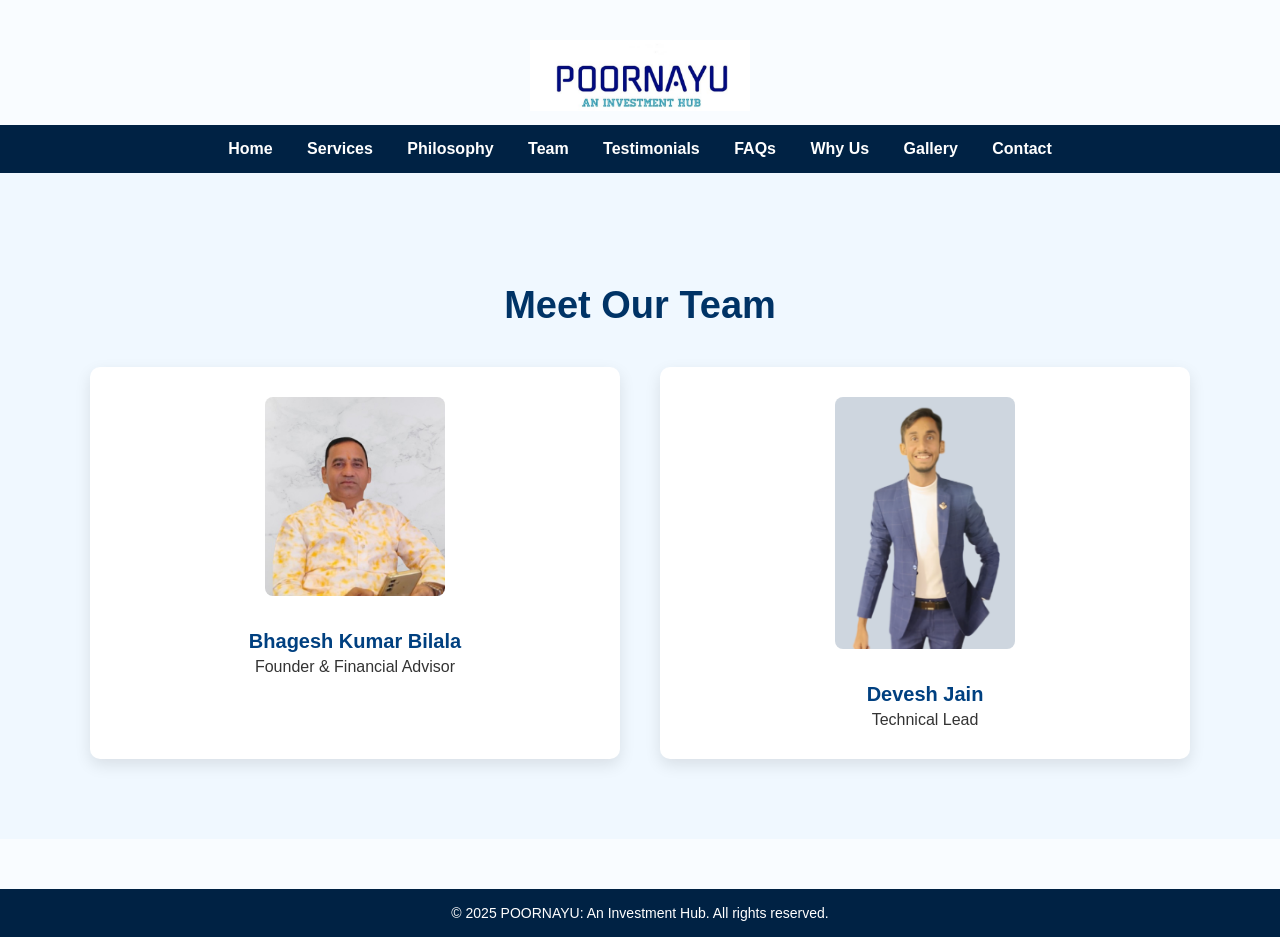
<file: team.html>
<!DOCTYPE html>
<html lang="en">
<head>
  <meta charset="UTF-8" />
  <meta name="viewport" content="width=device-width, initial-scale=1.0"/>
  <title>Meet Our Team - POORNAYU</title>
  <style>
    body {
      margin: 0;
      font-family: "Segoe UI", sans-serif;
      background: #f9fcff;
      color: #002244;
    }

    .logo-container {
      text-align: center;
      padding: 40px 0 10px 0;
    }

    .logo-container img {
      width: 220px;
      height: auto;
    }

    header nav {
      background: #002244;
      text-align: center;
      padding: 15px 0;
    }

    nav a {
      color: white;
      text-decoration: none;
      margin: 0 15px;
      font-weight: bold;
      font-size: 16px;
    }

    .team-section {
      padding: 80px 20px;
      text-align: center;
      background: #f0f8ff;
    }

    .team-section h2 {
      font-size: 38px;
      margin-bottom: 40px;
      color: #003366;
      animation: fadeIn 1s ease-in-out;
    }

    .team-grid {
      display: grid;
      grid-template-columns: repeat(auto-fit, minmax(260px, 1fr));
      gap: 40px;
      max-width: 1100px;
      margin: 0 auto;
    }

    .member-card {
      background: #ffffff;
      border-radius: 10px;
      padding: 30px 20px;
      box-shadow: 0 6px 16px rgba(0, 0, 0, 0.1);
      text-align: center;
      animation: slideUp 1s ease forwards;
      opacity: 0;
    }

    .member-card:nth-child(1) { animation-delay: 0.2s; }
    .member-card:nth-child(2) { animation-delay: 0.4s; }

    .member-card img {
      width: 180px;
      height: auto;
      object-fit: cover;
      border-radius: 8px;
      margin-bottom: 20px;
    }

    .member-card h4 {
      margin: 10px 0 5px;
      font-size: 20px;
      color: #004080;
    }

    .member-card p {
      margin: 0;
      font-size: 16px;
      color: #333;
    }

    @keyframes slideUp {
      from { transform: translateY(40px); opacity: 0; }
      to { transform: translateY(0); opacity: 1; }
    }

    @keyframes fadeIn {
      from { opacity: 0; }
      to { opacity: 1; }
    }

    footer {
      background: #002244;
      color: white;
      text-align: center;
      padding: 16px;
      margin-top: 50px;
      font-size: 14px;
    }
  </style>
</head>
<body>

  <div class="logo-container">
    <img src="logo.jpg" alt="POORNAYU Logo" />
  </div>

  <header>
    <nav>
      <a href="index.html">Home</a>
      <a href="services.html">Services</a>
      <a href="philosophy.html">Philosophy</a>
      <a href="team.html">Team</a>
      <a href="testimonials.html">Testimonials</a>
      <a href="faqs.html">FAQs</a>
      <a href="why.html">Why Us</a>
      <a href="gallery.html">Gallery</a>
      <a href="contact.html">Contact</a>
    </nav>
  </header>

  <section class="team-section">
    <h2>Meet Our Team</h2>
    <div class="team-grid">
      <div class="member-card">
        <img src="bkb1.jpg" alt="Bhagesh Kumar Bilala">
        <h4>Bhagesh Kumar Bilala</h4>
        <p>Founder & Financial Advisor</p>
      </div>
      <div class="member-card">
        <img src="prof foto dj.png" alt="Devesh Jain">
        <h4>Devesh Jain</h4>
        <p>Technical Lead</p>
      </div>
    </div>
  </section>

  <footer>
    &copy; 2025 POORNAYU: An Investment Hub. All rights reserved.
  </footer>

</body>
</html>
</file>
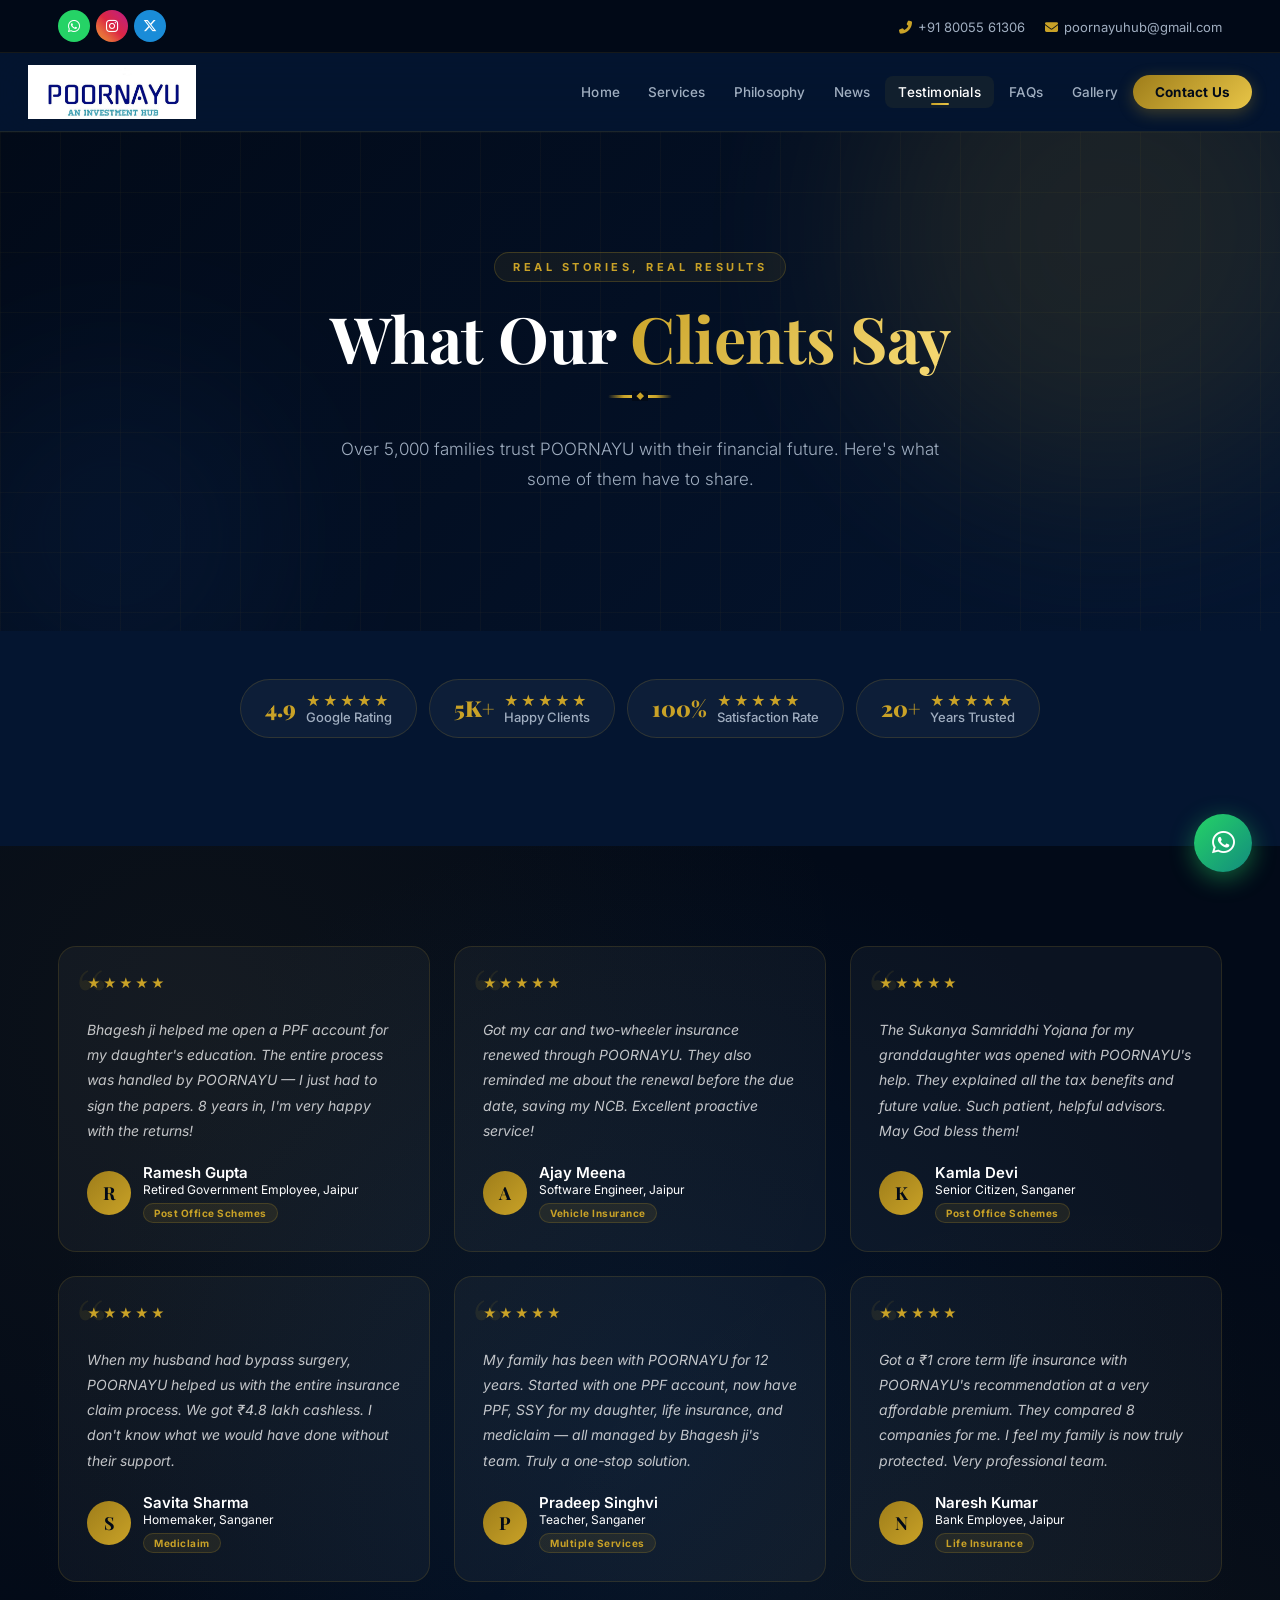
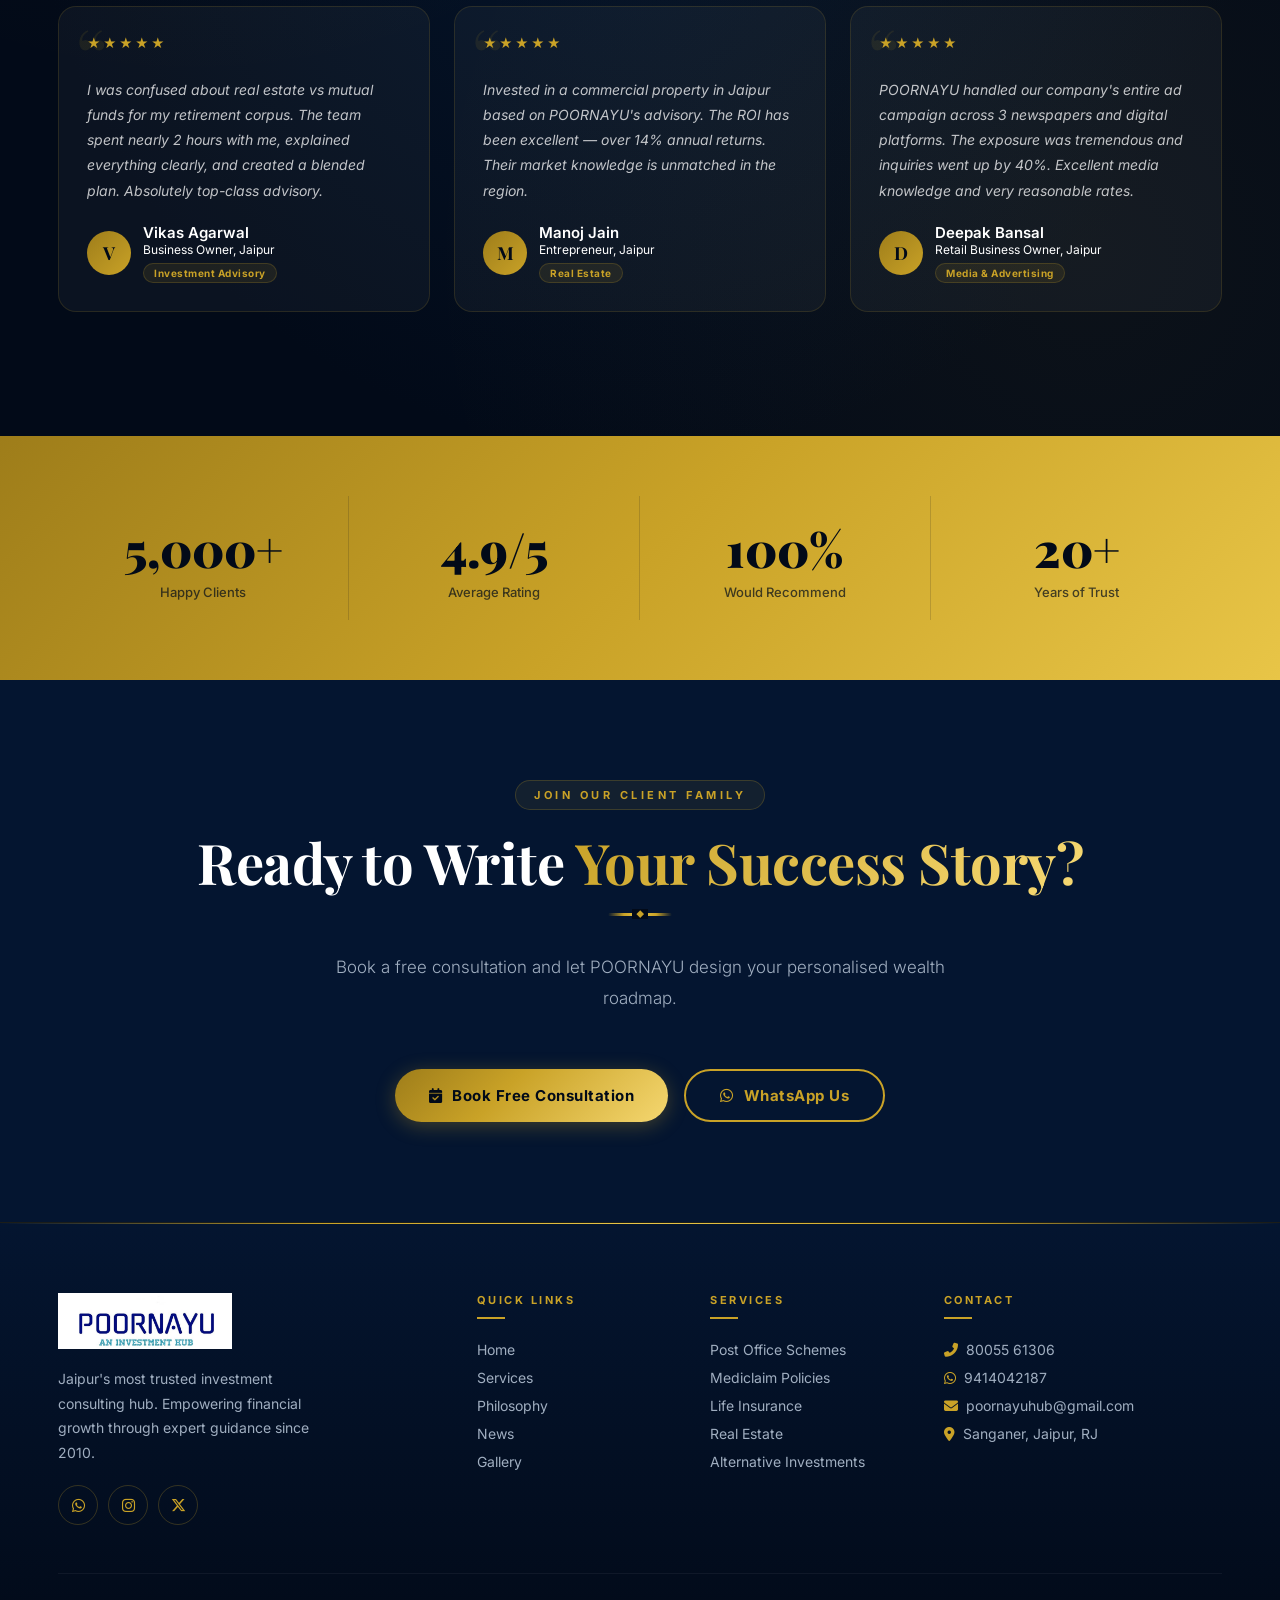
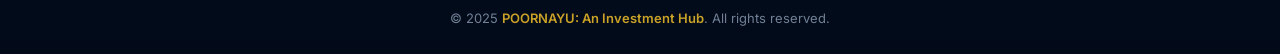
<file: testimonials.html>
<!DOCTYPE html>
<html lang="en">

<head>
  <meta charset="UTF-8">
  <meta name="viewport" content="width=device-width, initial-scale=1.0">
  <meta name="description"
    content="Client testimonials for POORNAYU Investment Hub — hear what our 5,000+ satisfied clients say about us.">
  <title>Testimonials – POORNAYU Investment Hub</title>
  <link
    href="https://fonts.googleapis.com/css2?family=Cormorant+Garamond:wght@400;600;700&family=Inter:wght@300;400;500;600;700;800&family=Playfair+Display:wght@700;900&display=swap"
    rel="stylesheet">
  <link rel="stylesheet" href="https://cdnjs.cloudflare.com/ajax/libs/font-awesome/6.5.0/css/all.min.css">
  <link rel="stylesheet" href="https://unpkg.com/aos@2.3.4/dist/aos.css">
  <link rel="stylesheet" href="style.css">
  <style>
    .testi-hero {
      min-height: 52vh;
      display: flex;
      align-items: center;
      justify-content: center;
      text-align: center;
      position: relative;
      background: linear-gradient(135deg, #020a18, #041530);
      overflow: hidden;
      padding: 120px 0 80px
    }

    .testi-hero-orb {
      position: absolute;
      border-radius: 50%;
      filter: blur(90px);
      opacity: .12;
      pointer-events: none
    }

    .testi-hero-orb-1 {
      width: 500px;
      height: 500px;
      background: var(--gold);
      top: -150px;
      right: -80px;
      animation: orbF 13s ease-in-out infinite
    }

    .testi-hero-orb-2 {
      width: 350px;
      height: 350px;
      background: #1a4a8f;
      bottom: -80px;
      left: -60px;
      animation: orbF 17s ease-in-out infinite reverse
    }

    @keyframes orbF {

      0%,
      100% {
        transform: translateY(0)
      }

      50% {
        transform: translateY(-24px)
      }
    }

    /* RATING STRIP */
    .rating-strip {
      display: flex;
      justify-content: center;
      gap: 12px;
      margin-bottom: 60px;
      flex-wrap: wrap
    }

    .rating-chip {
      background: rgba(255, 255, 255, .04);
      border: 1px solid rgba(201, 162, 39, .18);
      border-radius: 50px;
      padding: 12px 24px;
      display: flex;
      align-items: center;
      gap: 10px;
      transition: var(--transition)
    }

    .rating-chip:hover {
      border-color: rgba(201, 162, 39, .4);
      transform: translateY(-3px)
    }

    .rating-chip .stars {
      color: var(--gold);
      font-size: 14px;
      letter-spacing: 2px
    }

    .rating-chip .label {
      font-size: 13px;
      color: var(--text-muted);
      font-weight: 500
    }

    .rating-chip .score {
      font-family: 'Playfair Display', serif;
      font-size: 22px;
      font-weight: 900;
      color: var(--gold)
    }

    /* TESTIMONIAL CARDS */
    .testi-masonry {
      columns: 3;
      column-gap: 24px
    }

    .testi-card {
      background: rgba(255, 255, 255, .04);
      border: 1px solid rgba(201, 162, 39, .15);
      border-radius: 18px;
      padding: 28px;
      margin-bottom: 24px;
      break-inside: avoid;
      transition: var(--transition);
      position: relative
    }

    .testi-card::before {
      content: '\201C';
      font-family: 'Playfair Display', serif;
      font-size: 80px;
      color: rgba(201, 162, 39, .1);
      position: absolute;
      top: 8px;
      left: 16px;
      line-height: 1
    }

    .testi-card:hover {
      border-color: rgba(201, 162, 39, .4);
      transform: translateY(-4px);
      box-shadow: 0 16px 48px rgba(0, 0, 0, .25)
    }

    .testi-stars {
      color: var(--gold);
      font-size: 13px;
      letter-spacing: 2px;
      margin-bottom: 14px
    }

    .testi-text {
      font-size: 14px;
      color: rgba(255, 255, 255, .75);
      line-height: 1.8;
      margin-bottom: 20px;
      padding-top: 12px;
      font-style: italic
    }

    .testi-author {
      display: flex;
      align-items: center;
      gap: 12px
    }

    .testi-avatar {
      width: 44px;
      height: 44px;
      border-radius: 50%;
      background: linear-gradient(135deg, var(--gold-dark), var(--gold));
      display: flex;
      align-items: center;
      justify-content: center;
      font-family: 'Playfair Display', serif;
      font-size: 18px;
      font-weight: 700;
      color: var(--navy);
      flex-shrink: 0
    }

    .testi-name {
      font-size: 15px;
      font-weight: 600;
      color: var(--white)
    }

    .testi-detail {
      font-size: 12px;
      color: var(--text-muted)margin-top:2px
    }

    .testi-service-tag {
      display: inline-block;
      background: rgba(201, 162, 39, .1);
      border: 1px solid rgba(201, 162, 39, .2);
      border-radius: 20px;
      padding: 3px 10px;
      font-size: 10px;
      font-weight: 700;
      color: var(--gold);
      margin-top: 6px;
      font-family: 'Inter', sans-serif;
      letter-spacing: .5px
    }

    /* HIGHLIGHT STAT */
    .stats-banner {
      background: linear-gradient(135deg, var(--gold-dark), var(--gold), var(--gold-light));
      padding: 60px 0
    }

    .stats-banner-grid {
      display: grid;
      grid-template-columns: repeat(4, 1fr);
      gap: 0
    }

    .stats-banner-item {
      text-align: center;
      padding: 20px;
      border-right: 1px solid rgba(2, 10, 24, .15)
    }

    .stats-banner-item:last-child {
      border-right: none
    }

    .stats-banner-item .num {
      font-family: 'Playfair Display', serif;
      font-size: 48px;
      font-weight: 900;
      color: var(--navy)
    }

    .stats-banner-item .lbl {
      font-size: 13px;
      color: rgba(2, 10, 24, .7);
      font-weight: 500;
      margin-top: 4px
    }

    @media(max-width:1024px) {
      .testi-masonry {
        columns: 2
      }
    }

    @media(max-width:768px) {
      .testi-masonry {
        columns: 1
      }

      .stats-banner-grid {
        grid-template-columns: repeat(2, 1fr)
      }
    }

    @media(max-width:480px) {
      .stats-banner-grid {
        grid-template-columns: 1fr 1fr
      }
    }
  </style>
</head>
<body>
  <div class="top-bar">
    <div class="container top-bar-inner">
      <div class="top-social"><a href="https://wa.me/919414042187" target="_blank" class="wa"><i
            class="fab fa-whatsapp"></i></a><a href="https://www.instagram.com/bhageshbilala" target="_blank"
          class="ig"><i class="fab fa-instagram"></i></a><a href="https://x.com/bhagesh_13" target="_blank"
          class="tw"><i class="fab fa-x-twitter"></i></a></div>
      <div class="top-contact"><a href="tel:+918005561306"><i class="fas fa-phone-alt"></i>+91 80055 61306</a><a
          href="mailto:poornayuhub@gmail.com"><i class="fas fa-envelope"></i>poornayuhub@gmail.com</a></div>
    </div>
  </div>
  <nav class="main-nav" id="main-nav">
    <div class="nav-inner">
      <a href="index.html" class="nav-logo"><img src="logo.jpg" alt="POORNAYU"></a>
      <div class="nav-links" id="nav-links"><a href="index.html">Home</a><a href="services.html">Services</a><a
          href="philosophy.html">Philosophy</a><a href="news.html">News</a><a href="testimonials.html"
          class="active">Testimonials</a><a href="faqs.html">FAQs</a><a
          href="gallery.html">Gallery</a><a href="contact.html" class="nav-cta">Contact Us</a></div>
      <div class="nav-hamburger" onclick="document.getElementById('nav-links').classList.toggle('open')">
        <span></span><span></span><span></span></div>
    </div>
  </nav>

  <!-- HERO -->
  <section class="testi-hero">
    <div class="testi-hero-orb testi-hero-orb-1"></div>
    <div class="testi-hero-orb testi-hero-orb-2"></div>
    <div
      style="position:absolute;inset:0;background-image:linear-gradient(rgba(201,162,39,.04) 1px,transparent 1px),linear-gradient(90deg,rgba(201,162,39,.04) 1px,transparent 1px);background-size:60px 60px">
    </div>
    <div class="container" style="position:relative;z-index:2">
      <div class="section-tag" data-aos="fade-up">Real Stories, Real Results</div>
      <h1 class="section-title" style="font-size:clamp(36px,5vw,66px)" data-aos="fade-up" data-aos-delay="100">What Our
        <span>Clients Say</span></h1>
      <div class="gold-divider" data-aos="fade-up" data-aos-delay="150"></div>
      <p class="section-subtitle" data-aos="fade-up" data-aos-delay="200">Over 5,000 families trust POORNAYU with their
        financial future. Here's what some of them have to share.</p>
    </div>
  </section>

  <!-- RATING STRIP -->
  <section style="padding:48px 0;background:var(--navy-2)">
    <div class="container">
      <div class="rating-strip" data-aos="fade-up">
        <div class="rating-chip">
          <div class="score">4.9</div>
          <div>
            <div class="stars">★★★★★</div>
            <div class="label">Google Rating</div>
          </div>
        </div>
        <div class="rating-chip">
          <div class="score">5K+</div>
          <div>
            <div class="stars">★★★★★</div>
            <div class="label">Happy Clients</div>
          </div>
        </div>
        <div class="rating-chip">
          <div class="score">100%</div>
          <div>
            <div class="stars">★★★★★</div>
            <div class="label">Satisfaction Rate</div>
          </div>
        </div>
        <div class="rating-chip">
          <div class="score">20+</div>
          <div>
            <div class="stars">★★★★★</div>
            <div class="label">Years Trusted</div>
          </div>
        </div>
      </div>
    </div>
  </section>

  <!-- TESTIMONIALS MASONRY -->
  <section class="section-pad bg-pattern">
    <div class="container">
      <div class="testi-masonry">

        <div class="testi-card" data-aos="fade-up" data-aos-delay="100">
          <div class="testi-stars">★★★★★</div>
          <p class="testi-text">Bhagesh ji helped me open a PPF account for my daughter's education. The entire process
            was handled by POORNAYU — I just had to sign the papers. 8 years in, I'm very happy with the returns!</p>
          <div class="testi-author">
            <div class="testi-avatar">R</div>
            <div>
              <div class="testi-name">Ramesh Gupta</div>
              <div class="testi-detail">Retired Government Employee, Jaipur</div>
              <div class="testi-service-tag">Post Office Schemes</div>
            </div>
          </div>
        </div>

        <div class="testi-card" data-aos="fade-up" data-aos-delay="150">
          <div class="testi-stars">★★★★★</div>
          <p class="testi-text">When my husband had bypass surgery, POORNAYU helped us with the entire insurance claim
            process. We got ₹4.8 lakh cashless. I don't know what we would have done without their support.</p>
          <div class="testi-author">
            <div class="testi-avatar">S</div>
            <div>
              <div class="testi-name">Savita Sharma</div>
              <div class="testi-detail">Homemaker, Sanganer</div>
              <div class="testi-service-tag">Mediclaim</div>
            </div>
          </div>
        </div>

        <div class="testi-card" data-aos="fade-up" data-aos-delay="200">
          <div class="testi-stars">★★★★★</div>
          <p class="testi-text">I was confused about real estate vs mutual funds for my retirement corpus. The team
            spent nearly 2 hours with me, explained everything clearly, and created a blended plan. Absolutely top-class
            advisory.</p>
          <div class="testi-author">
            <div class="testi-avatar">V</div>
            <div>
              <div class="testi-name">Vikas Agarwal</div>
              <div class="testi-detail">Business Owner, Jaipur</div>
              <div class="testi-service-tag">Investment Advisory</div>
            </div>
          </div>
        </div>

        <div class="testi-card" data-aos="fade-up" data-aos-delay="100">
          <div class="testi-stars">★★★★★</div>
          <p class="testi-text">Got my car and two-wheeler insurance renewed through POORNAYU. They also reminded me
            about the renewal before the due date, saving my NCB. Excellent proactive service!</p>
          <div class="testi-author">
            <div class="testi-avatar">A</div>
            <div>
              <div class="testi-name">Ajay Meena</div>
              <div class="testi-detail">Software Engineer, Jaipur</div>
              <div class="testi-service-tag">Vehicle Insurance</div>
            </div>
          </div>
        </div>

        <div class="testi-card" data-aos="fade-up" data-aos-delay="150">
          <div class="testi-stars">★★★★★</div>
          <p class="testi-text">My family has been with POORNAYU for 12 years. Started with one PPF account, now have
            PPF, SSY for my daughter, life insurance, and mediclaim — all managed by Bhagesh ji's team. Truly a one-stop
            solution.</p>
          <div class="testi-author">
            <div class="testi-avatar">P</div>
            <div>
              <div class="testi-name">Pradeep Singhvi</div>
              <div class="testi-detail">Teacher, Sanganer</div>
              <div class="testi-service-tag">Multiple Services</div>
            </div>
          </div>
        </div>

        <div class="testi-card" data-aos="fade-up" data-aos-delay="200">
          <div class="testi-stars">★★★★★</div>
          <p class="testi-text">Invested in a commercial property in Jaipur based on POORNAYU's advisory. The ROI has
            been excellent — over 14% annual returns. Their market knowledge is unmatched in the region.</p>
          <div class="testi-author">
            <div class="testi-avatar">M</div>
            <div>
              <div class="testi-name">Manoj Jain</div>
              <div class="testi-detail">Entrepreneur, Jaipur</div>
              <div class="testi-service-tag">Real Estate</div>
            </div>
          </div>
        </div>

        <div class="testi-card" data-aos="fade-up" data-aos-delay="100">
          <div class="testi-stars">★★★★★</div>
          <p class="testi-text">The Sukanya Samriddhi Yojana for my granddaughter was opened with POORNAYU's help. They
            explained all the tax benefits and future value. Such patient, helpful advisors. May God bless them!</p>
          <div class="testi-author">
            <div class="testi-avatar">K</div>
            <div>
              <div class="testi-name">Kamla Devi</div>
              <div class="testi-detail">Senior Citizen, Sanganer</div>
              <div class="testi-service-tag">Post Office Schemes</div>
            </div>
          </div>
        </div>

        <div class="testi-card" data-aos="fade-up" data-aos-delay="150">
          <div class="testi-stars">★★★★★</div>
          <p class="testi-text">Got a ₹1 crore term life insurance with POORNAYU's recommendation at a very affordable
            premium. They compared 8 companies for me. I feel my family is now truly protected. Very professional team.
          </p>
          <div class="testi-author">
            <div class="testi-avatar">N</div>
            <div>
              <div class="testi-name">Naresh Kumar</div>
              <div class="testi-detail">Bank Employee, Jaipur</div>
              <div class="testi-service-tag">Life Insurance</div>
            </div>
          </div>
        </div>

        <div class="testi-card" data-aos="fade-up" data-aos-delay="200">
          <div class="testi-stars">★★★★★</div>
          <p class="testi-text">POORNAYU handled our company's entire ad campaign across 3 newspapers and digital
            platforms. The exposure was tremendous and inquiries went up by 40%. Excellent media knowledge and very
            reasonable rates.</p>
          <div class="testi-author">
            <div class="testi-avatar">D</div>
            <div>
              <div class="testi-name">Deepak Bansal</div>
              <div class="testi-detail">Retail Business Owner, Jaipur</div>
              <div class="testi-service-tag">Media & Advertising</div>
            </div>
          </div>
        </div>

      </div>
    </div>
  </section>

  <!-- STATS BANNER -->
  <div class="stats-banner" data-aos="fade-up">
    <div class="container">
      <div class="stats-banner-grid">
        <div class="stats-banner-item">
          <div class="num">5,000+</div>
          <div class="lbl">Happy Clients</div>
        </div>
        <div class="stats-banner-item">
          <div class="num">4.9/5</div>
          <div class="lbl">Average Rating</div>
        </div>
        <div class="stats-banner-item">
          <div class="num">100%</div>
          <div class="lbl">Would Recommend</div>
        </div>
        <div class="stats-banner-item">
          <div class="num">20+</div>
          <div class="lbl">Years of Trust</div>
        </div>
      </div>
    </div>
  </div>

  <!-- CTA -->
  <section class="section-pad" style="background:var(--navy-2);text-align:center">
    <div class="container" data-aos="fade-up">
      <div class="section-tag">Join Our Client Family</div>
      <h2 class="section-title">Ready to Write <span>Your Success Story?</span></h2>
      <div class="gold-divider"></div>
      <p class="section-subtitle">Book a free consultation and let POORNAYU design your personalised wealth roadmap.</p>
      <div style="display:flex;gap:16px;justify-content:center;flex-wrap:wrap;margin-top:12px">
        <a href="contact.html" class="btn btn-gold"><i class="fas fa-calendar-check"></i>Book Free Consultation</a>
        <a href="https://wa.me/919414042187" class="btn btn-outline" target="_blank"><i
            class="fab fa-whatsapp"></i>WhatsApp Us</a>
      </div>
    </div>
  </section>

  <!-- FOOTER -->
  <footer>
    <div class="container">
      <div class="footer-grid">
        <div class="footer-brand"><img src="logo.jpg" alt="POORNAYU Logo">
          <p>Jaipur's most trusted investment consulting hub. Empowering financial growth through expert guidance since
            2010.</p>
          <div class="footer-social"><a href="https://wa.me/919414042187" target="_blank"><i
                class="fab fa-whatsapp"></i></a><a href="https://www.instagram.com/bhageshbilala" target="_blank"><i
                class="fab fa-instagram"></i></a><a href="https://x.com/bhagesh_13" target="_blank"><i
                class="fab fa-x-twitter"></i></a></div>
        </div>
        <div class="footer-col">
          <h4>Quick Links</h4><a href="index.html">Home</a><a href="services.html">Services</a><a
            href="philosophy.html">Philosophy</a><a href="news.html">News</a><a href="gallery.html">Gallery</a>
        </div>
        <div class="footer-col">
          <h4>Services</h4><a href="services.html">Post Office Schemes</a><a href="services.html">Mediclaim
            Policies</a><a href="services.html">Life Insurance</a><a href="services.html">Real Estate</a><a
            href="services.html">Alternative Investments</a>
        </div>
        <div class="footer-col">
          <h4>Contact</h4><a href="tel:8005561306"><i class="fas fa-phone-alt"
              style="margin-right:8px;color:var(--gold)"></i>80055 61306</a><a href="https://wa.me/919414042187"><i
              class="fab fa-whatsapp" style="margin-right:8px;color:var(--gold)"></i>9414042187</a><a
            href="mailto:poornayuhub@gmail.com"><i class="fas fa-envelope"
              style="margin-right:8px;color:var(--gold)"></i>poornayuhub@gmail.com</a><a href="#"><i
              class="fas fa-map-marker-alt" style="margin-right:8px;color:var(--gold)"></i>Sanganer, Jaipur, RJ</a>
        </div>
      </div>
      <div class="footer-bottom">&copy; 2025 <span>POORNAYU: An Investment Hub</span>. All rights reserved.</div>
    </div>
  </footer>
  <a href="https://wa.me/919414042187" class="whatsapp-float" target="_blank"><i class="fab fa-whatsapp"></i></a>
  <script src="https://unpkg.com/aos@2.3.4/dist/aos.js"></script>
  <script>AOS.init({ duration: 900, once: true, offset: 80 }); window.addEventListener('scroll', function () { document.getElementById('main-nav').classList.toggle('scrolled', window.scrollY > 60); });</script>

  <!-- BACK TO TOP -->
  <button class="back-to-top" id="backToTop" aria-label="Back to top">
    <i class="fas fa-chevron-up"></i>
  </button>

  <!-- STICKY MOBILE CTA -->
  <div class="mobile-sticky-cta">
    <a href="tel:+918005561306" class="cta-call"><i class="fas fa-phone-alt"></i>Call Now</a>
    <a href="https://wa.me/919414042187" class="cta-wa" target="_blank"><i class="fab fa-whatsapp"></i>WhatsApp</a>
  </div>

  <script>
    // Back to top
    var btt = document.getElementById('backToTop');
    if (btt) {
      window.addEventListener('scroll', function () {
        btt.classList.toggle('visible', window.scrollY > 300);
      });
      btt.addEventListener('click', function () {
        window.scrollTo({ top: 0, behavior: 'smooth' });
      });
    }
    // Hamburger X toggle
    var ham = document.querySelector('.nav-hamburger');
    var navLinks = document.getElementById('nav-links');
    if (ham && navLinks) {
      ham.addEventListener('click', function () {
        ham.classList.toggle('open');
      });
    }
  </script>
</body>

</html>
</file>
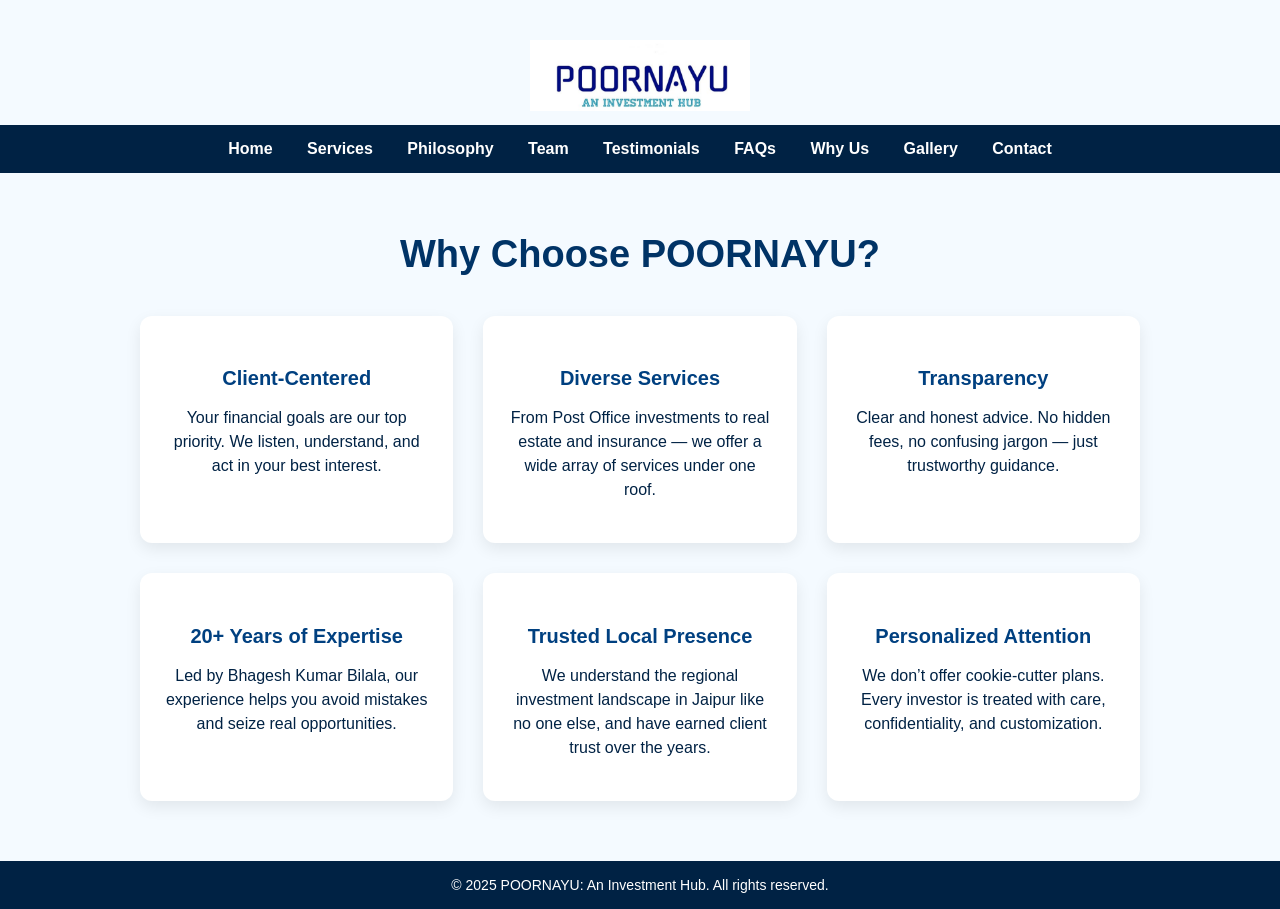
<file: why.html>
<!DOCTYPE html>
<html lang="en">
<head>
  <meta charset="UTF-8" />
  <meta name="viewport" content="width=device-width, initial-scale=1.0"/>
  <title>Why Choose POORNAYU</title>
  <style>
    body {
      margin: 0;
      font-family: "Segoe UI", sans-serif;
      background: #f4faff;
      color: #002244;
    }

    .logo-container {
      text-align: center;
      padding: 40px 0 10px 0;
    }

    .logo-container img {
      width: 220px;
      height: auto;
    }

    header nav {
      background: #002244;
      text-align: center;
      padding: 15px 0;
    }

    nav a {
      color: white;
      text-decoration: none;
      margin: 0 15px;
      font-weight: bold;
      font-size: 16px;
    }

    .section {
      max-width: 1000px;
      margin: 60px auto;
      padding: 0 20px;
      text-align: center;
    }

    .section h2 {
      font-size: 38px;
      color: #003366;
      margin-bottom: 40px;
      animation: fadeInDown 1s ease-in-out;
    }

    .reasons {
      display: grid;
      grid-template-columns: repeat(auto-fit, minmax(260px, 1fr));
      gap: 30px;
    }

    .reason-card {
      background: white;
      border-radius: 12px;
      padding: 25px;
      box-shadow: 0 6px 16px rgba(0, 0, 0, 0.08);
      transition: transform 0.3s ease;
      animation: fadeInUp 1s ease forwards;
    }

    .reason-card:hover {
      transform: translateY(-8px);
    }

    .reason-card h4 {
      color: #004080;
      margin-bottom: 10px;
      font-size: 20px;
    }

    .reason-card p {
      font-size: 16px;
      line-height: 1.5;
    }

    @keyframes fadeInDown {
      from { opacity: 0; transform: translateY(-30px); }
      to { opacity: 1; transform: translateY(0); }
    }

    @keyframes fadeInUp {
      from { opacity: 0; transform: translateY(30px); }
      to { opacity: 1; transform: translateY(0); }
    }

    footer {
      background: #002244;
      color: white;
      text-align: center;
      padding: 16px;
      margin-top: 50px;
      font-size: 14px;
    }
  </style>
</head>
<body>

  <div class="logo-container">
    <img src="logo.jpg" alt="POORNAYU Logo" />
  </div>

  <header>
    <nav>
      <a href="index.html">Home</a>
      <a href="services.html">Services</a>
      <a href="philosophy.html">Philosophy</a>
      <a href="team.html">Team</a>
      <a href="testimonials.html">Testimonials</a>
      <a href="faqs.html">FAQs</a>
      <a href="why.html">Why Us</a>
      <a href="gallery.html">Gallery</a>
      <a href="contact.html">Contact</a>
    </nav>
  </header>

  <section class="section">
    <h2>Why Choose POORNAYU?</h2>
    <div class="reasons">
      <div class="reason-card">
        <h4>Client-Centered</h4>
        <p>Your financial goals are our top priority. We listen, understand, and act in your best interest.</p>
      </div>
      <div class="reason-card">
        <h4>Diverse Services</h4>
        <p>From Post Office investments to real estate and insurance — we offer a wide array of services under one roof.</p>
      </div>
      <div class="reason-card">
        <h4>Transparency</h4>
        <p>Clear and honest advice. No hidden fees, no confusing jargon — just trustworthy guidance.</p>
      </div>
      <div class="reason-card">
        <h4>20+ Years of Expertise</h4>
        <p>Led by Bhagesh Kumar Bilala, our experience helps you avoid mistakes and seize real opportunities.</p>
      </div>
      <div class="reason-card">
        <h4>Trusted Local Presence</h4>
        <p>We understand the regional investment landscape in Jaipur like no one else, and have earned client trust over the years.</p>
      </div>
      <div class="reason-card">
        <h4>Personalized Attention</h4>
        <p>We don’t offer cookie-cutter plans. Every investor is treated with care, confidentiality, and customization.</p>
      </div>
    </div>
  </section>

  <footer>
    &copy; 2025 POORNAYU: An Investment Hub. All rights reserved.
  </footer>

</body>
</html>
</file>
<file: style.css>
/* =========================================
   POORNAYU — World-Class Design System v2
   Premium Investment Consulting Website
   ========================================= */

@import url('https://fonts.googleapis.com/css2?family=Cormorant+Garamond:ital,wght@0,400;0,500;0,600;0,700;1,400;1,600&family=Inter:wght@300;400;500;600;700;800&family=Playfair+Display:wght@700;800;900&display=swap');

/* ========== CSS VARIABLES ========== */
:root {
  /* Core Palette */
  --navy: #020a18;
  --navy-2: #041530;
  --navy-3: #0a2547;
  --navy-4: #061d3a;

  /* Gold System */
  --gold: #c9a227;
  --gold-light: #e8c547;
  --gold-lighter: #f5d770;
  --gold-dark: #9e7d1a;
  --gold-glow: rgba(201, 162, 39, 0.35);

  /* Text */
  --white: #ffffff;
  --off-white: #f5f0e8;
  --text-muted: #a0aec0;
  --text-dim: #718096;

  /* Glass */
  --glass-bg: rgba(255, 255, 255, 0.04);
  --glass-bg2: rgba(255, 255, 255, 0.07);
  --glass-border: rgba(201, 162, 39, 0.18);
  --glass-border2: rgba(201, 162, 39, 0.35);

  /* Shadows */
  --shadow-gold: 0 0 40px rgba(201, 162, 39, 0.18), 0 20px 60px rgba(0, 0, 0, 0.4);
  --shadow-deep: 0 32px 80px rgba(0, 0, 0, 0.5), 0 8px 24px rgba(0, 0, 0, 0.3);
  --shadow-card: 0 4px 24px rgba(0, 0, 0, 0.25);

  /* Spacing & Shape */
  --transition: 0.35s cubic-bezier(0.4, 0, 0.2, 1);
  --transition-slow: 0.6s cubic-bezier(0.4, 0, 0.2, 1);
  --radius: 16px;
  --radius-sm: 10px;
  --radius-lg: 24px;
}

/* ========== RESET ========== */
*,
*::before,
*::after {
  box-sizing: border-box;
  margin: 0;
  padding: 0;
}

html {
  scroll-behavior: smooth;
  font-size: 16px;
}

body {
  font-family: 'Inter', sans-serif;
  background: var(--navy);
  color: var(--white);
  min-height: 100vh;
  overflow-x: hidden;
  -webkit-font-smoothing: antialiased;
}

h1,
h2,
h3 {
  font-family: 'Playfair Display', 'Cormorant Garamond', serif;
  font-weight: 700;
  line-height: 1.2;
}

h4,
h5,
h6 {
  font-family: 'Cormorant Garamond', serif;
  font-weight: 600;
  line-height: 1.3;
}

a {
  text-decoration: none;
  color: inherit;
}

img {
  max-width: 100%;
  display: block;
}

ul {
  list-style: none;
}

button,
input,
textarea,
select {
  font-family: inherit;
}

/* ========== SCROLLBAR ========== */
::-webkit-scrollbar {
  width: 5px;
}

::-webkit-scrollbar-track {
  background: var(--navy);
}

::-webkit-scrollbar-thumb {
  background: linear-gradient(180deg, var(--gold-dark), var(--gold));
  border-radius: 3px;
}

/* ========== UTILITY ========== */
.container {
  max-width: 1220px;
  margin: 0 auto;
  padding: 0 28px;
}

.section-pad {
  padding: 100px 0;
}

.text-center {
  text-align: center;
}

.flex {
  display: flex;
}

.items-center {
  align-items: center;
}

.justify-center {
  justify-content: center;
}

/* ========== SECTION HEADINGS ========== */
.section-tag {
  display: inline-flex;
  align-items: center;
  gap: 8px;
  font-family: 'Inter', sans-serif;
  font-size: 11px;
  font-weight: 700;
  letter-spacing: 3.5px;
  text-transform: uppercase;
  color: var(--gold);
  background: rgba(201, 162, 39, 0.08);
  border: 1px solid rgba(201, 162, 39, 0.22);
  padding: 7px 18px;
  border-radius: 50px;
  margin-bottom: 18px;
  position: relative;
  overflow: hidden;
}

.section-tag::before {
  content: '';
  position: absolute;
  top: 0;
  left: -100%;
  width: 60%;
  height: 100%;
  background: linear-gradient(90deg, transparent, rgba(201, 162, 39, 0.15), transparent);
  animation: sweep 3s infinite;
}

@keyframes sweep {
  0% {
    left: -100%;
  }

  100% {
    left: 200%;
  }
}

.section-title {
  font-size: clamp(30px, 4.5vw, 56px);
  color: var(--white);
  margin-bottom: 18px;
  letter-spacing: -0.5px;
}

.section-title span {
  color: transparent;
  background: linear-gradient(135deg, var(--gold), var(--gold-lighter), var(--gold));
  background-size: 200% auto;
  -webkit-background-clip: text;
  -webkit-text-fill-color: transparent;
  background-clip: text;
  animation: shimmer-text 4s linear infinite;
}

@keyframes shimmer-text {
  0% {
    background-position: 0% center;
  }

  100% {
    background-position: 200% center;
  }
}

.section-subtitle {
  font-size: 17px;
  color: var(--text-muted);
  max-width: 620px;
  margin: 0 auto 56px;
  line-height: 1.8;
  font-weight: 300;
}

/* ========== GOLD DIVIDER ========== */
.gold-divider {
  width: 64px;
  height: 3px;
  background: linear-gradient(90deg, transparent, var(--gold), var(--gold-light), var(--gold), transparent);
  margin: 18px auto 36px;
  border-radius: 2px;
  position: relative;
}

.gold-divider::after {
  content: '◆';
  position: absolute;
  top: 50%;
  left: 50%;
  transform: translate(-50%, -50%);
  font-size: 8px;
  color: var(--gold);
  background: var(--navy);
  padding: 0 4px;
}

/* ========== GLASS CARD ========== */
.glass-card {
  background: var(--glass-bg);
  backdrop-filter: blur(20px);
  -webkit-backdrop-filter: blur(20px);
  border: 1px solid var(--glass-border);
  border-radius: var(--radius);
  transition: var(--transition);
}

.glass-card:hover {
  transform: translateY(-8px);
  border-color: var(--glass-border2);
  box-shadow: var(--shadow-gold);
}

/* ========== BUTTONS ========== */
.btn {
  display: inline-flex;
  align-items: center;
  gap: 10px;
  font-family: 'Inter', sans-serif;
  font-size: 15px;
  font-weight: 700;
  padding: 15px 34px;
  border-radius: 50px;
  border: none;
  cursor: pointer;
  transition: var(--transition);
  letter-spacing: 0.5px;
  position: relative;
  overflow: hidden;
}

.btn::after {
  content: '';
  position: absolute;
  inset: 0;
  background: rgba(255, 255, 255, 0.12);
  opacity: 0;
  transition: opacity 0.25s;
}

.btn:hover::after {
  opacity: 1;
}

.btn-gold {
  background: linear-gradient(135deg, var(--gold-dark) 0%, var(--gold) 40%, var(--gold-lighter) 100%);
  color: var(--navy);
  box-shadow: 0 4px 20px rgba(201, 162, 39, 0.3);
}

.btn-gold:hover {
  transform: translateY(-3px);
  box-shadow: 0 12px 36px rgba(201, 162, 39, 0.5);
}

.btn-outline {
  background: transparent;
  border: 2px solid var(--gold);
  color: var(--gold);
}

.btn-outline:hover {
  background: var(--gold);
  color: var(--navy);
  transform: translateY(-3px);
  box-shadow: 0 8px 28px rgba(201, 162, 39, 0.35);
}

/* ========== TOP BAR ========== */
.top-bar {
  background: rgba(2, 10, 24, 0.98);
  border-bottom: 1px solid rgba(201, 162, 39, 0.1);
  padding: 10px 0;
  position: relative;
  z-index: 1001;
}

.top-bar-inner {
  display: flex;
  justify-content: space-between;
  align-items: center;
  flex-wrap: wrap;
  gap: 10px;
}

.top-social a {
  display: inline-flex;
  align-items: center;
  justify-content: center;
  width: 32px;
  height: 32px;
  border-radius: 50%;
  font-size: 14px;
  margin-right: 6px;
  transition: var(--transition);
  color: #fff;
}

.top-social a.wa {
  background: #25D366;
}

.top-social a.ig {
  background: linear-gradient(45deg, #f09433, #e6683c, #dc2743, #cc2366, #bc1888);
}

.top-social a.tw {
  background: #1a8cd8;
}

.top-social a:hover {
  transform: scale(1.18) rotate(8deg);
  box-shadow: 0 4px 16px rgba(0, 0, 0, 0.3);
}

.top-contact a {
  color: var(--text-muted);
  font-size: 13px;
  margin-left: 20px;
  transition: color var(--transition);
  font-weight: 400;
}

.top-contact a:hover {
  color: var(--gold);
}

.top-contact i {
  color: var(--gold);
  margin-right: 6px;
}

/* ========== NAVIGATION ========== */
.main-nav {
  position: sticky;
  top: 0;
  z-index: 1000;
  background: rgba(4, 21, 48, 0.96);
  backdrop-filter: blur(28px);
  -webkit-backdrop-filter: blur(28px);
  border-bottom: 1px solid rgba(201, 162, 39, 0.12);
  transition: var(--transition);
}

.main-nav.scrolled {
  background: rgba(2, 10, 24, 0.99);
  box-shadow: 0 4px 30px rgba(0, 0, 0, 0.4);
}

.nav-inner {
  display: flex;
  justify-content: space-between;
  align-items: center;
  padding: 12px 28px;
  max-width: 1300px;
  margin: 0 auto;
}

.nav-logo img {
  height: 54px;
  width: auto;
  object-fit: contain;
  transition: var(--transition);
}

.nav-logo:hover img {
  transform: scale(1.05);
}

.nav-links {
  display: flex;
  align-items: center;
  gap: 2px;
}

.nav-links a {
  font-size: 13.5px;
  font-weight: 500;
  color: var(--text-muted);
  padding: 8px 13px;
  border-radius: 8px;
  transition: var(--transition);
  letter-spacing: 0.2px;
  position: relative;
}

.nav-links a::after {
  content: '';
  position: absolute;
  bottom: 3px;
  left: 50%;
  transform: translateX(-50%) scaleX(0);
  width: 18px;
  height: 2px;
  background: linear-gradient(90deg, var(--gold), var(--gold-light));
  border-radius: 1px;
  transition: var(--transition);
}

.nav-links a:hover,
.nav-links a.active {
  color: var(--white);
  background: rgba(201, 162, 39, 0.07);
}

.nav-links a:hover::after,
.nav-links a.active::after {
  transform: translateX(-50%) scaleX(1);
}

.nav-cta {
  background: linear-gradient(135deg, var(--gold-dark), var(--gold-light)) !important;
  color: var(--navy) !important;
  font-weight: 700 !important;
  border-radius: 50px !important;
  padding: 9px 22px !important;
  box-shadow: 0 4px 16px rgba(201, 162, 39, 0.3) !important;
}

.nav-cta::after {
  display: none !important;
}

.nav-cta:hover {
  transform: translateY(-2px) !important;
  box-shadow: 0 8px 28px rgba(201, 162, 39, 0.5) !important;
}

/* Hamburger */
.nav-hamburger {
  display: none;
  flex-direction: column;
  gap: 5px;
  cursor: pointer;
  padding: 4px;
}

.nav-hamburger span {
  display: block;
  width: 24px;
  height: 2px;
  background: var(--gold);
  border-radius: 2px;
  transition: var(--transition);
}

/* ========== FLOATING ORBS (background decoration) ========== */
.orb {
  position: absolute;
  border-radius: 50%;
  filter: blur(80px);
  pointer-events: none;
  opacity: 0.12;
  animation: orb-float 8s ease-in-out infinite;
}

.orb-1 {
  width: 500px;
  height: 500px;
  background: radial-gradient(circle, var(--gold), transparent);
  top: -100px;
  right: -150px;
  animation-delay: 0s;
}

.orb-2 {
  width: 400px;
  height: 400px;
  background: radial-gradient(circle, #1a4a8f, transparent);
  bottom: -100px;
  left: -100px;
  animation-delay: -4s;
}

@keyframes orb-float {

  0%,
  100% {
    transform: translateY(0) scale(1);
  }

  50% {
    transform: translateY(-30px) scale(1.05);
  }
}

/* ========== TICKER STRIP ========== */
.ticker-strip {
  background: linear-gradient(90deg, rgba(201, 162, 39, 0.08), rgba(201, 162, 39, 0.04));
  border-top: 1px solid rgba(201, 162, 39, 0.15);
  border-bottom: 1px solid rgba(201, 162, 39, 0.15);
  padding: 10px 0;
  overflow: hidden;
  position: relative;
}

.ticker-inner {
  display: flex;
  gap: 0;
  white-space: nowrap;
  animation: ticker 30s linear infinite;
}

.ticker-item {
  display: inline-flex;
  align-items: center;
  gap: 10px;
  padding: 0 40px;
  font-size: 13px;
  color: var(--text-muted);
  font-weight: 500;
}

.ticker-item span {
  color: var(--gold);
  font-weight: 700;
}

.ticker-dot {
  color: var(--gold);
  font-size: 8px;
}

@keyframes ticker {
  0% {
    transform: translateX(0);
  }

  100% {
    transform: translateX(-50%);
  }
}

/* ========== BACKGROUND PATTERNS ========== */
.bg-pattern {
  background-image:
    radial-gradient(circle at 15% 15%, rgba(201, 162, 39, 0.05) 0%, transparent 45%),
    radial-gradient(circle at 85% 85%, rgba(201, 162, 39, 0.05) 0%, transparent 45%),
    radial-gradient(circle at 50% 50%, rgba(10, 37, 71, 0.4) 0%, transparent 70%);
}

.bg-mesh {
  background-image:
    linear-gradient(rgba(201, 162, 39, 0.04) 1px, transparent 1px),
    linear-gradient(90deg, rgba(201, 162, 39, 0.04) 1px, transparent 1px);
  background-size: 60px 60px;
}

/* ========== PREMIUM STAT CARD ========== */
.stat-card {
  text-align: center;
  padding: 36px 24px;
  background: var(--glass-bg);
  border: 1px solid var(--glass-border);
  border-radius: var(--radius);
  position: relative;
  overflow: hidden;
  transition: var(--transition);
}

.stat-card::before {
  content: '';
  position: absolute;
  bottom: 0;
  left: 0;
  right: 0;
  height: 3px;
  background: linear-gradient(90deg, transparent, var(--gold), transparent);
  opacity: 0;
  transition: opacity var(--transition);
}

.stat-card:hover {
  transform: translateY(-6px);
  border-color: var(--glass-border2);
  box-shadow: var(--shadow-gold);
}

.stat-card:hover::before {
  opacity: 1;
}

.stat-num {
  font-family: 'Playfair Display', serif;
  font-size: 54px;
  font-weight: 900;
  background: linear-gradient(135deg, var(--gold), var(--gold-lighter));
  -webkit-background-clip: text;
  -webkit-text-fill-color: transparent;
  background-clip: text;
  line-height: 1;
  margin-bottom: 8px;
}

.stat-label {
  font-size: 13px;
  color: var(--text-muted);
  font-weight: 500;
  letter-spacing: 0.5px;
}

/* ========== INPUTS ========== */
.form-group {
  margin-bottom: 22px;
}

.form-group label {
  display: block;
  font-size: 12px;
  font-weight: 600;
  color: var(--gold);
  margin-bottom: 8px;
  letter-spacing: 1px;
  text-transform: uppercase;
}

.form-group input,
.form-group textarea,
.form-group select {
  width: 100%;
  background: rgba(255, 255, 255, 0.04);
  border: 1px solid rgba(201, 162, 39, 0.22);
  border-radius: var(--radius-sm);
  padding: 14px 18px;
  color: var(--white);
  font-size: 15px;
  transition: var(--transition);
  outline: none;
}

.form-group input:focus,
.form-group textarea:focus,
.form-group select:focus {
  border-color: var(--gold);
  background: rgba(201, 162, 39, 0.04);
  box-shadow: 0 0 0 3px rgba(201, 162, 39, 0.08);
}

.form-group input::placeholder,
.form-group textarea::placeholder {
  color: rgba(160, 174, 192, 0.45);
}

textarea {
  resize: vertical;
  min-height: 130px;
}

/* ========== FOOTER ========== */
footer {
  background: linear-gradient(180deg, var(--navy-2) 0%, var(--navy) 100%);
  border-top: 1px solid rgba(201, 162, 39, 0.12);
  padding: 70px 0 28px;
  position: relative;
  overflow: hidden;
}

footer::before {
  content: '';
  position: absolute;
  top: 0;
  left: 0;
  right: 0;
  height: 1px;
  background: linear-gradient(90deg, transparent, var(--gold), var(--gold-light), var(--gold), transparent);
}

.footer-grid {
  display: grid;
  grid-template-columns: 2fr 1fr 1fr 1.5fr;
  gap: 48px;
  padding-bottom: 48px;
  border-bottom: 1px solid rgba(255, 255, 255, 0.05);
  margin-bottom: 28px;
}

.footer-brand img {
  height: 56px;
  margin-bottom: 18px;
}

.footer-brand p {
  color: var(--text-muted);
  font-size: 14px;
  line-height: 1.75;
  max-width: 280px;
}

.footer-col h4 {
  font-family: 'Inter', sans-serif;
  font-size: 11px;
  font-weight: 700;
  letter-spacing: 2.5px;
  text-transform: uppercase;
  color: var(--gold);
  margin-bottom: 22px;
  position: relative;
  padding-bottom: 12px;
}

.footer-col h4::after {
  content: '';
  position: absolute;
  bottom: 0;
  left: 0;
  width: 28px;
  height: 2px;
  background: var(--gold);
}

.footer-col a {
  display: block;
  color: var(--text-muted);
  font-size: 14px;
  margin-bottom: 11px;
  transition: var(--transition);
  position: relative;
  padding-left: 0;
}

.footer-col a:hover {
  color: var(--gold);
  padding-left: 8px;
}

.footer-social {
  display: flex;
  gap: 10px;
  margin-top: 20px;
}

.footer-social a {
  display: inline-flex;
  align-items: center;
  justify-content: center;
  width: 40px;
  height: 40px;
  border-radius: 50%;
  border: 1px solid rgba(201, 162, 39, 0.25);
  color: var(--gold);
  font-size: 15px;
  transition: var(--transition);
}

.footer-social a:hover {
  background: var(--gold);
  color: var(--navy);
  transform: translateY(-4px);
  box-shadow: 0 6px 20px rgba(201, 162, 39, 0.35);
}

.footer-bottom {
  text-align: center;
  color: var(--text-dim);
  font-size: 13px;
  padding-top: 8px;
}

.footer-bottom span {
  color: var(--gold);
  font-weight: 600;
}

/* ========== WHATSAPP FLOAT ========== */
.whatsapp-float {
  position: fixed;
  bottom: 28px;
  right: 28px;
  background: linear-gradient(135deg, #25D366, #128C7E);
  color: white;
  width: 58px;
  height: 58px;
  border-radius: 50%;
  display: flex;
  align-items: center;
  justify-content: center;
  font-size: 26px;
  box-shadow: 0 6px 24px rgba(37, 211, 102, 0.45);
  z-index: 999;
  transition: var(--transition);
  animation: pulse-wa 2.5s infinite;
}

.whatsapp-float:hover {
  transform: scale(1.12) rotate(5deg);
  box-shadow: 0 10px 36px rgba(37, 211, 102, 0.6);
}

@keyframes pulse-wa {

  0%,
  100% {
    box-shadow: 0 6px 24px rgba(37, 211, 102, 0.45);
  }

  50% {
    box-shadow: 0 6px 40px rgba(37, 211, 102, 0.75), 0 0 0 8px rgba(37, 211, 102, 0.08);
  }
}

/* ========== AOS OVERRIDES ========== */
[data-aos] {
  pointer-events: none;
}

[data-aos].aos-animate {
  pointer-events: auto;
}

/* ========== PAGE HERO (subpages) ========== */
.page-hero {
  background: linear-gradient(135deg, var(--navy-2) 0%, var(--navy-3) 100%);
  border-bottom: 1px solid rgba(201, 162, 39, 0.12);
  padding: 80px 0 70px;
  text-align: center;
  position: relative;
  overflow: hidden;
}

.page-hero::before {
  content: '';
  position: absolute;
  inset: 0;
  background: radial-gradient(ellipse at center top, rgba(201, 162, 39, 0.1) 0%, transparent 65%);
}

.page-hero h1 {
  font-size: clamp(34px, 5vw, 58px);
  margin-bottom: 14px;
}

.page-hero p {
  color: var(--text-muted);
  font-size: 18px;
}

/* ========== PREMIUM BADGE ========== */
.badge-gold {
  display: inline-flex;
  align-items: center;
  gap: 6px;
  background: linear-gradient(135deg, rgba(201, 162, 39, 0.15), rgba(201, 162, 39, 0.05));
  border: 1px solid rgba(201, 162, 39, 0.3);
  color: var(--gold-light);
  font-size: 12px;
  font-weight: 700;
  letter-spacing: 1px;
  padding: 5px 14px;
  border-radius: 50px;
}

/* ========== ANIMATIONS ========== */
@keyframes fadeInUp {
  from {
    opacity: 0;
    transform: translateY(32px);
  }

  to {
    opacity: 1;
    transform: translateY(0);
  }
}

@keyframes fadeInLeft {
  from {
    opacity: 0;
    transform: translateX(-32px);
  }

  to {
    opacity: 1;
    transform: translateX(0);
  }
}

@keyframes fadeInRight {
  from {
    opacity: 0;
    transform: translateX(32px);
  }

  to {
    opacity: 1;
    transform: translateX(0);
  }
}

@keyframes float {

  0%,
  100% {
    transform: translateY(0);
  }

  50% {
    transform: translateY(-12px);
  }
}

@keyframes rotate-slow {
  from {
    transform: rotate(0deg);
  }

  to {
    transform: rotate(360deg);
  }
}

@keyframes glow-pulse {

  0%,
  100% {
    box-shadow: 0 0 20px rgba(201, 162, 39, 0.2);
  }

  50% {
    box-shadow: 0 0 40px rgba(201, 162, 39, 0.5);
  }
}

/* ========== RESPONSIVE ========== */
@media (max-width: 1024px) {
  .footer-grid {
    grid-template-columns: 1fr 1fr;
  }
}

@media (max-width: 768px) {
  .nav-links {
    display: none;
    position: absolute;
    top: 100%;
    left: 0;
    right: 0;
    flex-direction: column;
    background: rgba(2, 10, 24, 0.99);
    backdrop-filter: blur(28px);
    padding: 20px;
    gap: 4px;
    border-bottom: 1px solid rgba(201, 162, 39, 0.15);
    box-shadow: 0 20px 40px rgba(0, 0, 0, 0.4);
  }

  .nav-links.open {
    display: flex;
  }

  .nav-hamburger {
    display: flex;
  }

  .top-bar-inner {
    flex-direction: column;
    gap: 8px;
    text-align: center;
  }

  .top-contact a {
    margin-left: 10px;
  }

  .footer-grid {
    grid-template-columns: 1fr;
    gap: 32px;
  }

  .section-pad {
    padding: 70px 0;
  }
}

@media (max-width: 480px) {
  .btn {
    padding: 13px 26px;
    font-size: 14px;
  }

  .top-contact {
    display: flex;
    flex-wrap: wrap;
    justify-content: center;
  }

  .top-contact a {
    margin: 4px 8px;
  }

  .container {
    padding: 0 18px;
  }
}

/* ========== EXTENDED MOBILE RESPONSIVE ========== */

/* --- Why Us Grid --- */
@media (max-width: 1024px) {
  .why-grid {
    grid-template-columns: repeat(2, 1fr) !important;
  }
}

@media (max-width: 600px) {
  .why-grid {
    grid-template-columns: 1fr !important;
  }
}

/* --- About Grid --- */
@media (max-width: 900px) {
  .about-grid {
    grid-template-columns: 1fr;
  }

  .about-img-wrap {
    max-width: 100%;
    margin: 0 0 60px;
  }
}

/* --- Stats Strip --- */
@media (max-width: 640px) {
  .stats-strip {
    flex-wrap: wrap;
    gap: 0;
  }

  .stat-item {
    width: 50%;
    padding: 20px 12px;
    border-right: none !important;
    border-bottom: 1px solid rgba(201, 162, 39, .15);
  }

  .stat-item .val {
    font-size: 28px;
  }
}

/* --- Hero Section Responsive --- */
@media (max-width: 900px) {
  .hero-visual {
    max-width: 500px;
    margin: 0 auto;
  }

  .hero-actions {
    justify-content: center;
  }
}

@media (max-width: 640px) {
  .hv-mini-grid {
    grid-template-columns: 1fr 1fr;
  }
}

/* --- Services Grid --- */
@media (max-width: 900px) {
  .services-grid {
    grid-template-columns: repeat(2, 1fr);
  }
}

@media (max-width: 580px) {
  .services-grid {
    grid-template-columns: 1fr;
  }
}

/* --- Section title clamp on mobile --- */
@media (max-width: 640px) {
  .section-title {
    font-size: clamp(22px, 7vw, 36px);
  }

  .section-subtitle {
    font-size: 14px;
    margin-bottom: 36px;
  }
}

/* ========== HAMBURGER X ANIMATION ========== */
.nav-hamburger span {
  transition: transform 0.35s ease, opacity 0.25s ease;
  transform-origin: center;
}

.nav-links.open~.nav-hamburger span:nth-child(1),
.nav-hamburger.open span:nth-child(1) {
  transform: translateY(8px) rotate(45deg);
}

.nav-links.open~.nav-hamburger span:nth-child(2),
.nav-hamburger.open span:nth-child(2) {
  opacity: 0;
  transform: scaleX(0);
}

.nav-links.open~.nav-hamburger span:nth-child(3),
.nav-hamburger.open span:nth-child(3) {
  transform: translateY(-8px) rotate(-45deg);
}

/* ========== BACK TO TOP BUTTON ========== */
.back-to-top {
  position: fixed;
  bottom: 90px;
  right: 24px;
  width: 46px;
  height: 46px;
  background: linear-gradient(135deg, var(--gold-dark), var(--gold));
  color: var(--navy);
  border: none;
  border-radius: 50%;
  display: flex;
  align-items: center;
  justify-content: center;
  font-size: 18px;
  cursor: pointer;
  z-index: 999;
  opacity: 0;
  visibility: hidden;
  transform: translateY(16px);
  transition: all 0.35s cubic-bezier(0.4, 0, 0.2, 1);
  box-shadow: 0 6px 24px rgba(201, 162, 39, 0.4);
}

.back-to-top.visible {
  opacity: 1;
  visibility: visible;
  transform: translateY(0);
}

.back-to-top:hover {
  transform: translateY(-3px);
  box-shadow: 0 10px 32px rgba(201, 162, 39, 0.55);
}

/* ========== STICKY MOBILE CTA ========== */
.mobile-sticky-cta {
  display: none;
}

@media (max-width: 768px) {
  .mobile-sticky-cta {
    display: flex;
    position: fixed;
    bottom: 0;
    left: 0;
    right: 0;
    z-index: 998;
    background: rgba(2, 10, 24, 0.97);
    backdrop-filter: blur(16px);
    border-top: 1px solid rgba(201, 162, 39, 0.2);
    padding: 10px 16px;
    gap: 10px;
  }

  .mobile-sticky-cta a {
    flex: 1;
    display: flex;
    align-items: center;
    justify-content: center;
    gap: 8px;
    padding: 12px 10px;
    border-radius: 50px;
    font-family: 'Inter', sans-serif;
    font-size: 14px;
    font-weight: 700;
    text-decoration: none;
    transition: var(--transition);
  }

  .mobile-sticky-cta .cta-call {
    background: linear-gradient(135deg, var(--gold-dark), var(--gold));
    color: var(--navy);
  }

  .mobile-sticky-cta .cta-wa {
    background: rgba(37, 211, 102, 0.12);
    border: 1.5px solid rgba(37, 211, 102, 0.4);
    color: #25D366;
  }

  .mobile-sticky-cta .cta-call:hover {
    box-shadow: 0 4px 18px rgba(201, 162, 39, 0.4);
  }

  .mobile-sticky-cta .cta-wa:hover {
    background: rgba(37, 211, 102, 0.22);
  }

  /* Push WhatsApp float up so it clears the sticky bar */
  .whatsapp-float {
    bottom: 76px;
  }

  /* Push back-to-top above sticky bar */
  .back-to-top {
    bottom: 84px;
  }

  /* Page hero padding fix on mobile */
  .page-hero {
    padding: 70px 0 50px;
  }

  .page-hero h1 {
    font-size: clamp(28px, 7vw, 46px);
  }

  /* Comparison table horizontal scroll */
  .compare-table-wrap {
    overflow-x: auto;
    -webkit-overflow-scrolling: touch;
    border-radius: 12px;
  }

  .compare-table {
    min-width: 540px;
  }

  /* Newsletter */
  .newsletter-wrap {
    padding: 32px 20px;
  }

  .newsletter-form {
    flex-direction: column;
  }

  .newsletter-form input {
    min-width: unset;
  }

  /* Footer */
  .footer-grid {
    grid-template-columns: 1fr;
    gap: 32px;
  }

  /* Top bar on mobile */
  .top-bar-inner {
    flex-direction: column;
    gap: 8px;
    text-align: center;
  }

  .top-contact a {
    margin-left: 10px;
  }

  /* section padding */
  .section-pad {
    padding: 70px 0;
  }
}

/* ========== SMALL PHONE ≤ 480px ========== */
@media (max-width: 480px) {
  .btn {
    padding: 13px 26px;
    font-size: 14px;
  }

  .top-contact {
    display: flex;
    flex-wrap: wrap;
    justify-content: center;
  }

  .top-contact a {
    margin: 4px 8px;
  }

  .container {
    padding: 0 16px;
  }

  /* Nav logo */
  .nav-logo img {
    height: 44px;
  }

  /* Hero card */
  .hv-main-card {
    padding: 20px 16px;
  }

  .hv-num {
    font-size: 40px;
  }

  .hv-mini {
    padding: 14px 10px;
  }

  .hv-mini .mn {
    font-size: 24px;
  }

  /* About badge safe position */
  .about-badge {
    bottom: -14px;
    right: -8px;
    padding: 14px 16px;
  }

  .about-badge .big {
    font-size: 28px;
  }

  /* Stats */
  .stat-item .val {
    font-size: 26px;
  }

  .stats-row {
    gap: 0;
  }

  /* Why card */
  .why-card {
    padding: 26px 18px;
  }

  /* Service card */
  .service-card {
    padding: 28px 20px;
  }

  /* Testimonial */
  .testi-card {
    padding: 26px 22px;
  }

  /* Footer bottom */
  .footer-bottom {
    font-size: 12px;
    line-height: 1.6;
  }

  /* Founder namecard */
  .founder-namecard-inner {
    gap: 12px;
    padding: 16px;
  }

  .fnc-avatar {
    width: 46px;
    height: 46px;
    font-size: 19px;
  }

  .fnc-name {
    font-size: 15px;
  }

  .fnc-role {
    font-size: 10px;
    letter-spacing: 1px;
  }

  .fnc-meta {
    font-size: 11px;
  }
}

/* ========== VERY SMALL PHONE ≤ 360px ========== */
@media (max-width: 360px) {
  .container {
    padding: 0 12px;
  }

  .nav-inner {
    padding: 10px 14px;
  }

  .nav-logo img {
    height: 40px;
  }

  .section-title {
    font-size: clamp(20px, 8vw, 30px);
  }

  .hv-mini-grid {
    grid-template-columns: 1fr 1fr;
    gap: 8px;
  }

  .btn {
    padding: 12px 20px;
    font-size: 13px;
  }

  .mobile-sticky-cta a {
    font-size: 13px;
    padding: 11px 8px;
  }
}

@media (max-width: 600px) {
  .why-grid {
    grid-template-columns: 1fr !important;
  }
}

/* --- About Grid --- */
@media (max-width: 900px) {
  .about-grid {
    grid-template-columns: 1fr;
  }

  .about-img-wrap {
    max-width: 500px;
    margin: 0 auto;
  }
}

/* --- Stats Strip --- */
@media (max-width: 640px) {
  .stats-strip {
    flex-wrap: wrap;
    gap: 0;
  }

  .stat-item {
    width: 50%;
    padding: 20px 12px;
    border-right: none !important;
    border-bottom: 1px solid rgba(201, 162, 39, .15);
  }
}

/* --- Hero Responsive --- */
@media (max-width: 900px) {
  .hero-grid {
    grid-template-columns: 1fr;
    text-align: center;
  }

  .hero-visual {
    max-width: 500px;
    margin: 0 auto;
  }

  .hero-actions {
    justify-content: center;
  }
}

@media (max-width: 640px) {
  .hero-mini-grid {
    grid-template-columns: 1fr 1fr;
  }
}

/* --- Services Grid --- */
@media (max-width: 900px) {
  .services-grid {
    grid-template-columns: repeat(2, 1fr);
  }
}

@media (max-width: 580px) {
  .services-grid {
    grid-template-columns: 1fr;
  }
}

/* --- Section title clamp on mobile --- */
@media (max-width: 640px) {
  .section-title {
    font-size: clamp(22px, 7vw, 36px);
  }

  .section-subtitle {
    font-size: 14px;
  }
}

/* ========== HAMBURGER X ANIMATION ========== */
.nav-hamburger span {
  transition: transform 0.35s ease, opacity 0.25s ease;
  transform-origin: center;
}

.nav-links.open~.nav-hamburger span:nth-child(1),
.nav-hamburger.open span:nth-child(1) {
  transform: translateY(8px) rotate(45deg);
}

.nav-links.open~.nav-hamburger span:nth-child(2),
.nav-hamburger.open span:nth-child(2) {
  opacity: 0;
  transform: scaleX(0);
}

.nav-links.open~.nav-hamburger span:nth-child(3),
.nav-hamburger.open span:nth-child(3) {
  transform: translateY(-8px) rotate(-45deg);
}

/* ========== BACK TO TOP BUTTON ========== */
.back-to-top {
  position: fixed;
  bottom: 90px;
  right: 24px;
  width: 46px;
  height: 46px;
  background: linear-gradient(135deg, var(--gold-dark), var(--gold));
  color: var(--navy);
  border: none;
  border-radius: 50%;
  display: flex;
  align-items: center;
  justify-content: center;
  font-size: 18px;
  cursor: pointer;
  z-index: 999;
  opacity: 0;
  visibility: hidden;
  transform: translateY(16px);
  transition: all 0.35s cubic-bezier(0.4, 0, 0.2, 1);
  box-shadow: 0 6px 24px rgba(201, 162, 39, 0.4);
}

.back-to-top.visible {
  opacity: 1;
  visibility: visible;
  transform: translateY(0);
}

.back-to-top:hover {
  transform: translateY(-3px);
  box-shadow: 0 10px 32px rgba(201, 162, 39, 0.55);
}

/* ========== STICKY MOBILE CTA ========== */
.mobile-sticky-cta {
  display: none;
}

@media (max-width: 768px) {
  .mobile-sticky-cta {
    display: flex;
    position: fixed;
    bottom: 0;
    left: 0;
    right: 0;
    z-index: 998;
    background: rgba(2, 10, 24, 0.97);
    backdrop-filter: blur(16px);
    border-top: 1px solid rgba(201, 162, 39, 0.2);
    padding: 10px 16px;
    gap: 10px;
  }

  .mobile-sticky-cta a {
    flex: 1;
    display: flex;
    align-items: center;
    justify-content: center;
    gap: 8px;
    padding: 12px 10px;
    border-radius: 50px;
    font-family: 'Inter', sans-serif;
    font-size: 14px;
    font-weight: 700;
    text-decoration: none;
    transition: var(--transition);
  }

  .mobile-sticky-cta .cta-call {
    background: linear-gradient(135deg, var(--gold-dark), var(--gold));
    color: var(--navy);
  }

  .mobile-sticky-cta .cta-wa {
    background: rgba(37, 211, 102, 0.12);
    border: 1.5px solid rgba(37, 211, 102, 0.4);
    color: #25D366;
  }

  .mobile-sticky-cta .cta-call:hover {
    box-shadow: 0 4px 18px rgba(201, 162, 39, 0.4);
  }

  .mobile-sticky-cta .cta-wa:hover {
    background: rgba(37, 211, 102, 0.22);
  }

  /* Push WhatsApp float up so it clears the sticky bar */
  .whatsapp-float {
    bottom: 76px;
  }

  /* Push back-to-top above sticky bar */
  .back-to-top {
    bottom: 84px;
  }
}
</file>
